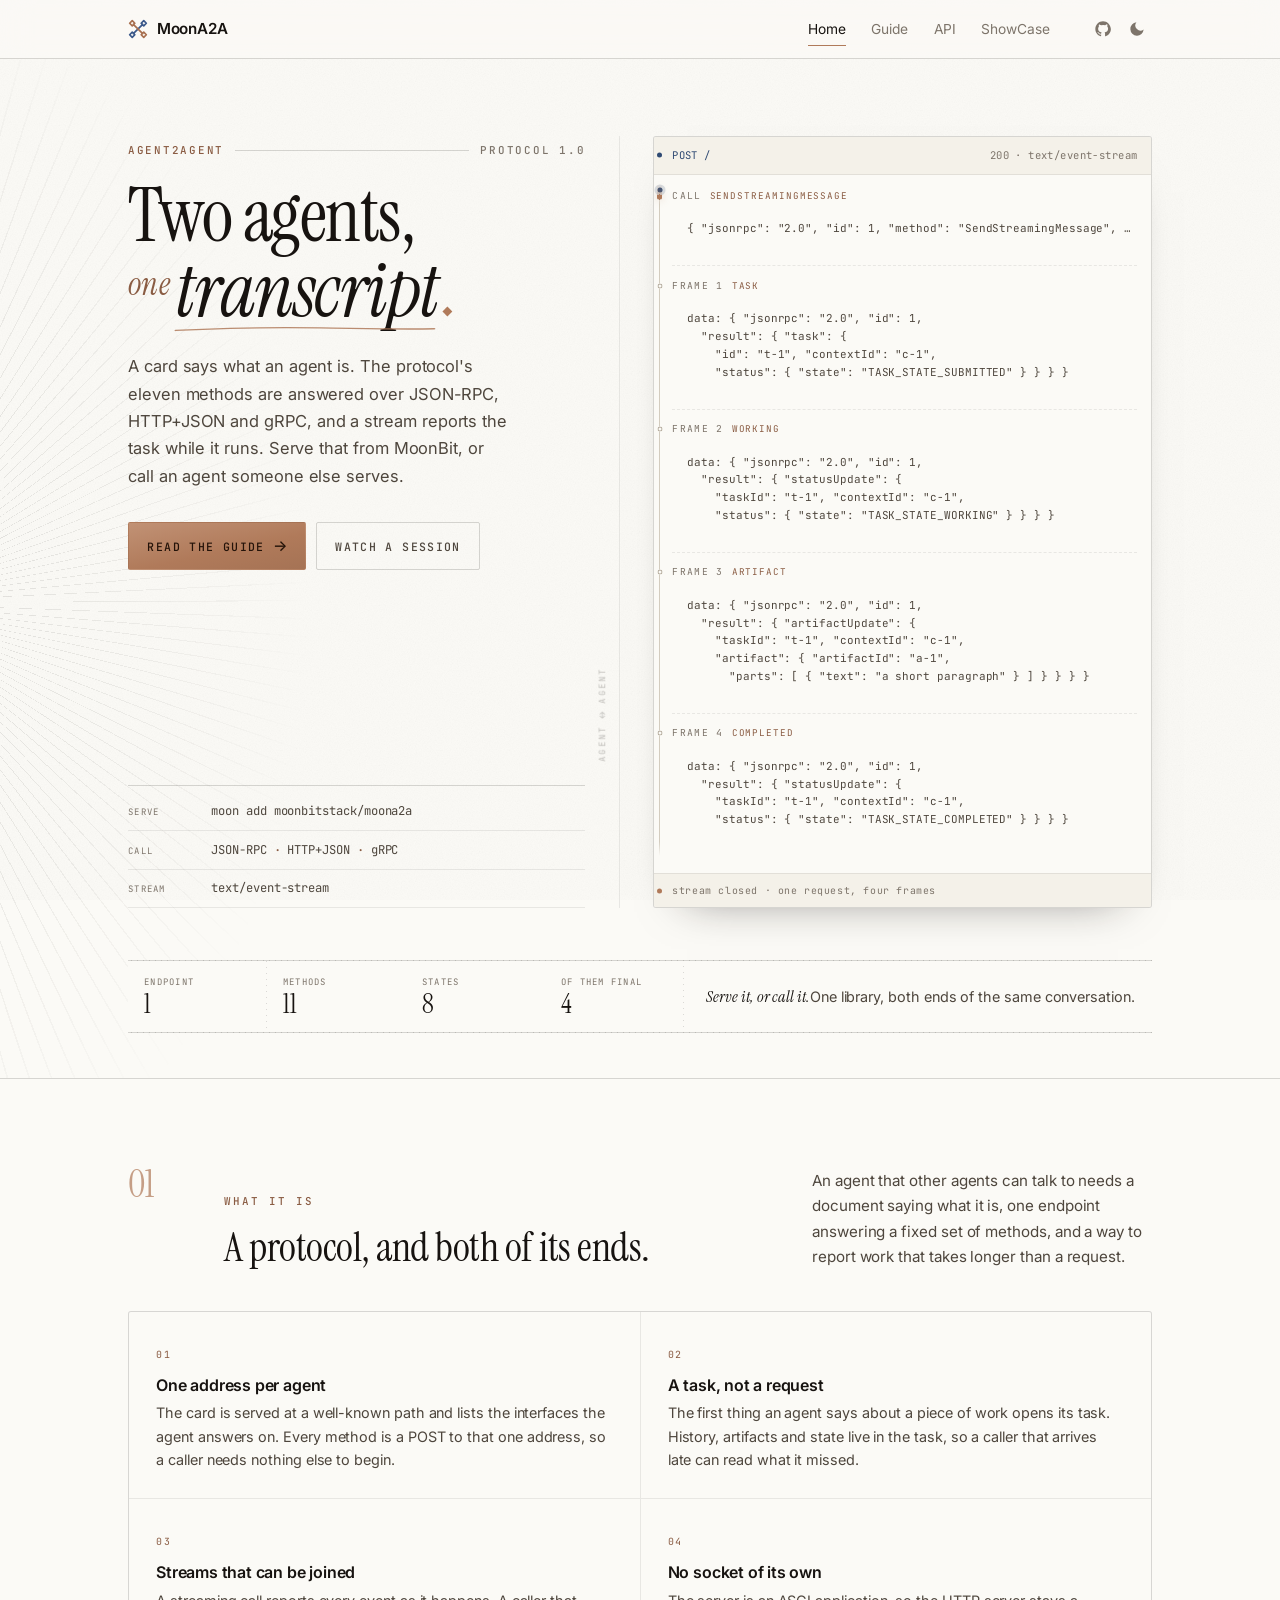
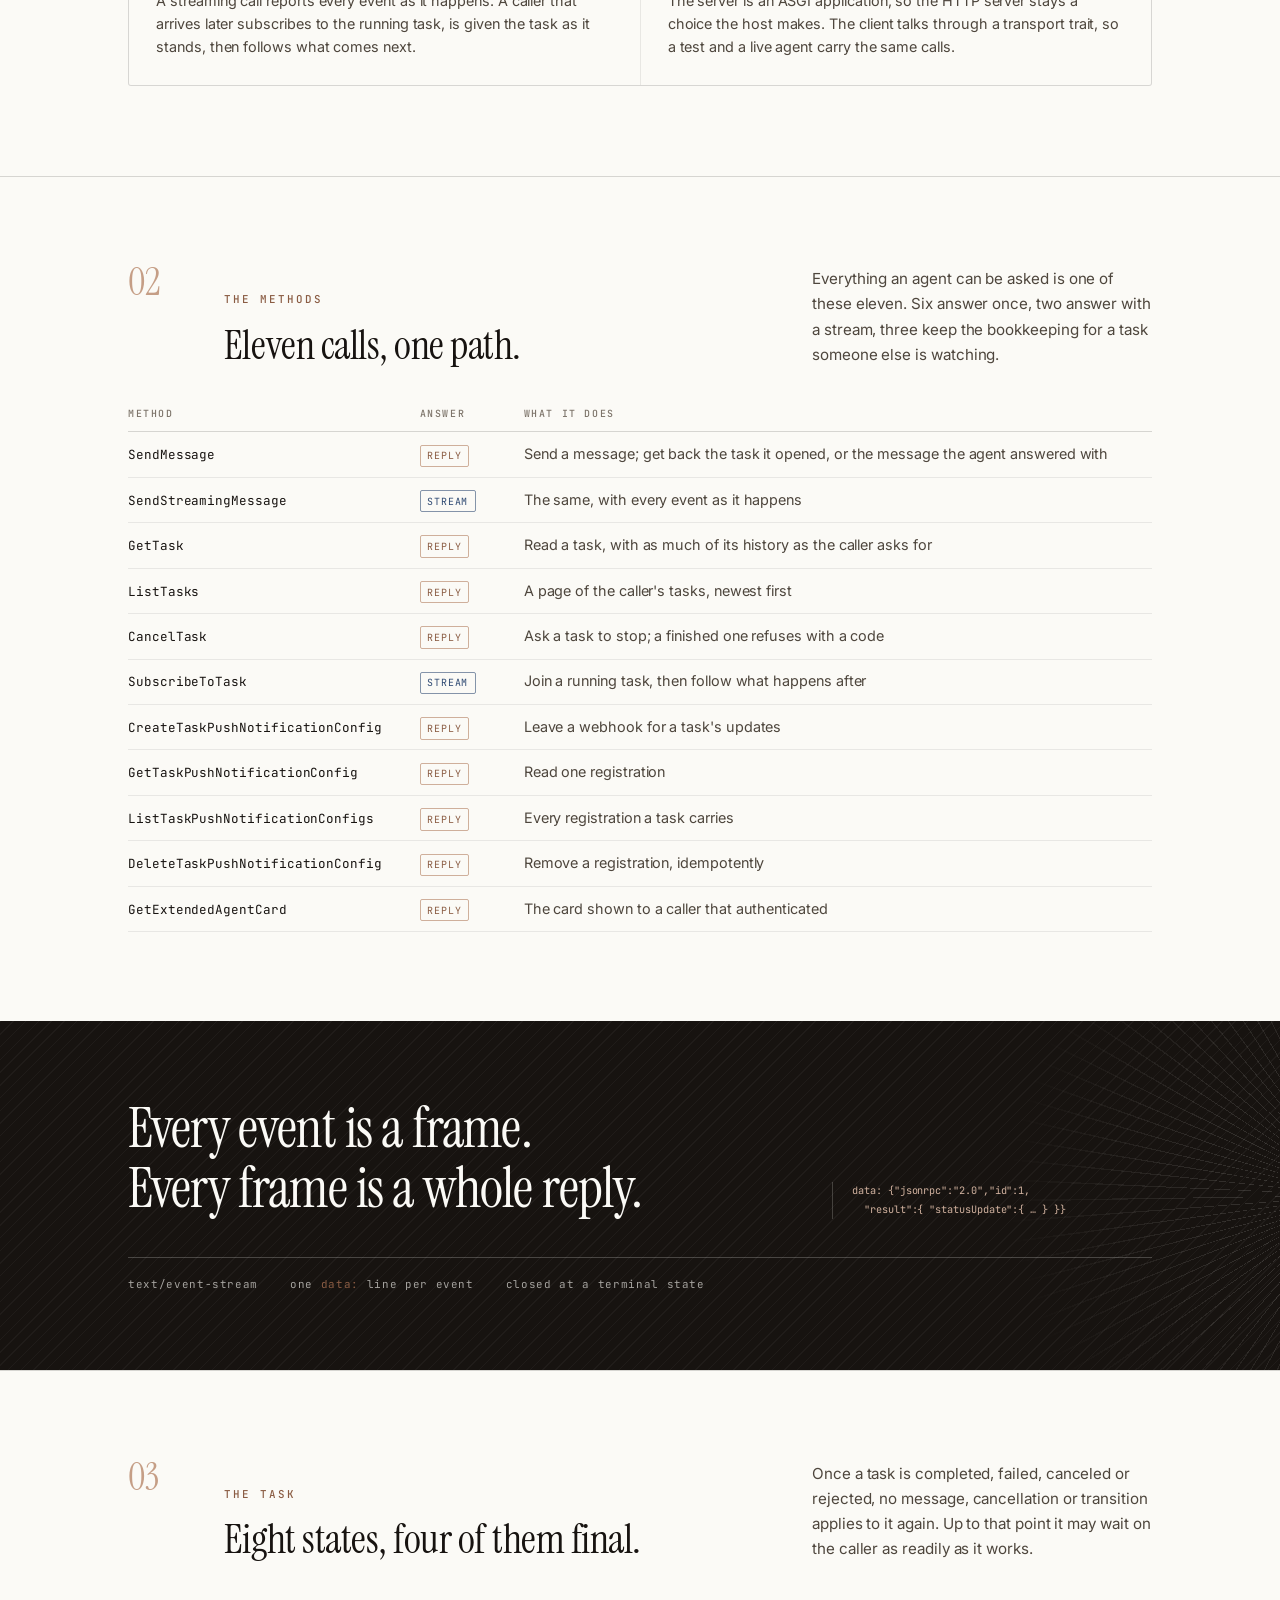
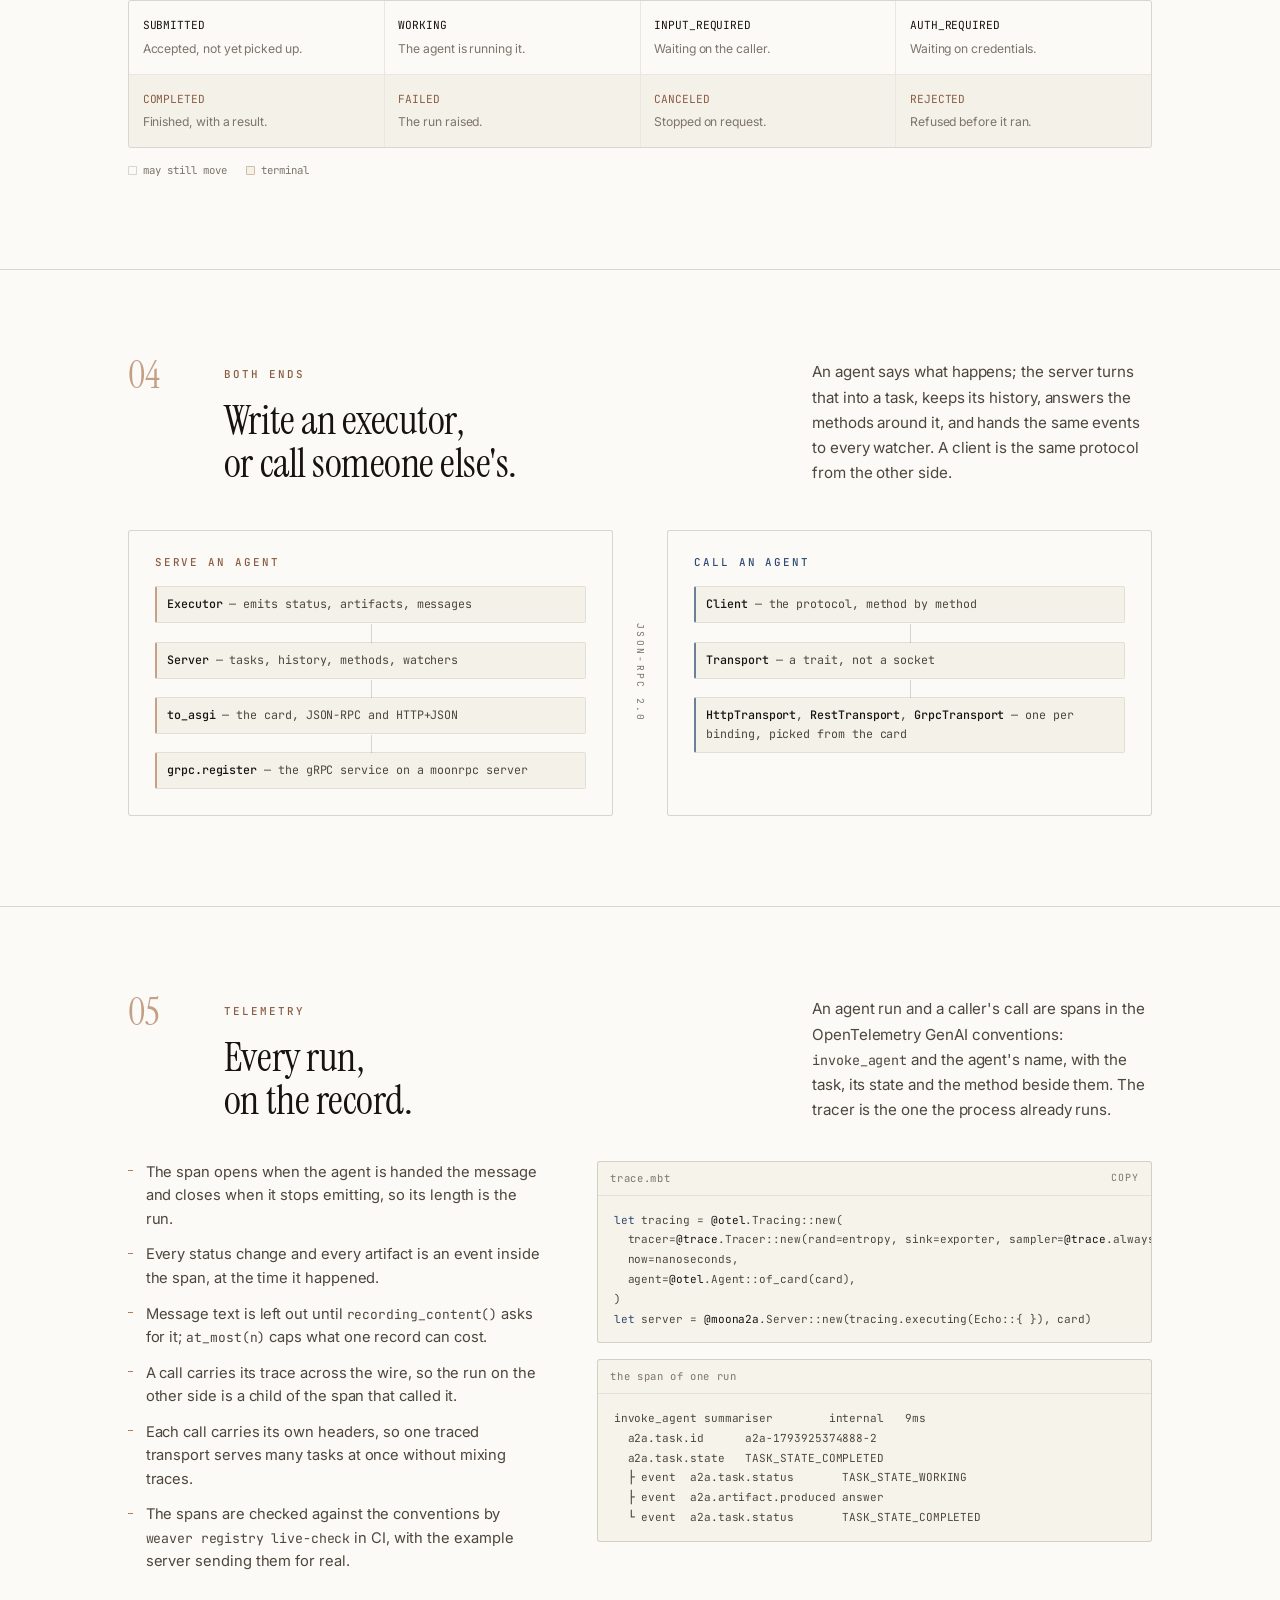
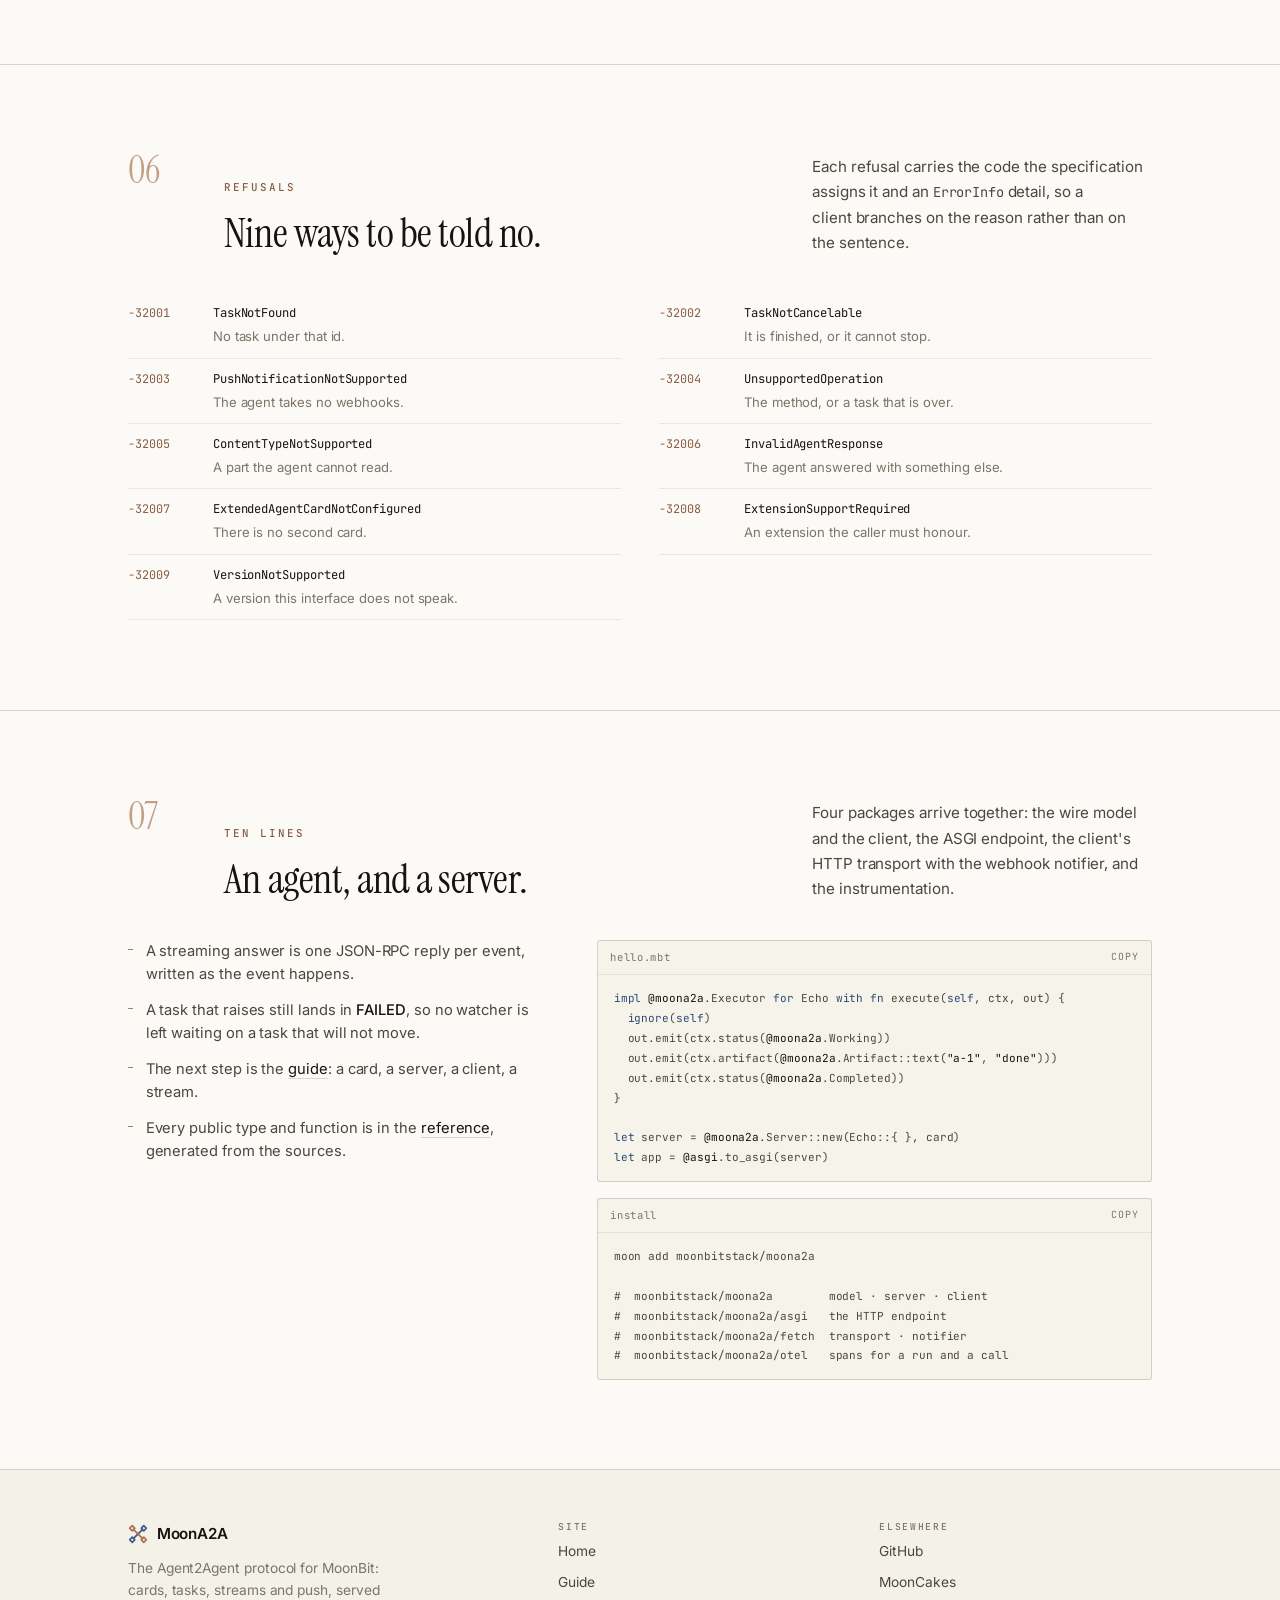
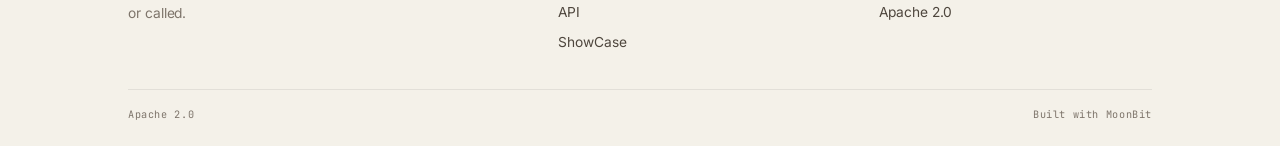
<file: docs/index.html>
<!DOCTYPE html>
<html lang="en">
<head>
<meta charset="utf-8">
<meta name="viewport" content="width=device-width, initial-scale=1">
<title>MoonA2A — the Agent2Agent protocol for MoonBit</title>
<meta name="description" content="MoonA2A is the Agent2Agent protocol in MoonBit: an agent card, the protocol's methods over JSON-RPC, HTTP+JSON and gRPC, tasks that stream, push notifications, and a client for calling an agent someone else runs.">
<meta name="theme-color" content="#fbfaf6">
<script>try{var e=document.documentElement,n=performance.getEntriesByType("navigation")[0];if(n&&n.type==="reload")sessionStorage.removeItem("moona2a-theme");else{var t=sessionStorage.getItem("moona2a-theme");if(t)e.setAttribute("data-theme",t)}}catch(r){}</script>
<link rel="icon" href="data:image/svg+xml,%3Csvg%20xmlns='http://www.w3.org/2000/svg'%20viewBox='0%200%2024%2024'%3E%3Crect%20width='24'%20height='24'%20fill='%23fbfaf6'/%3E%3Cg%20fill='none'%20stroke-width='2.05'%20stroke-linecap='round'%20stroke-linejoin='round'%3E%3Cpath%20d='M6.37%2017.63%2017.63%206.37M7.69%2018.39%205.10%2015.80%202.00%2018.90%205.10%2022.00%208.20%2018.90%205.61%2016.31M16.31%205.61%2018.90%208.20%2022.00%205.10%2018.90%202.00%2015.80%205.10%2018.39%207.69'%20stroke='%232f4a73'/%3E%3Cpath%20d='M6.37%206.37%2017.63%2017.63M5.61%207.69%208.20%205.10%205.10%202.00%202.00%205.10%205.10%208.20%207.69%205.61M18.39%2016.31%2015.80%2018.90%2018.90%2022.00%2022.00%2018.90%2018.90%2015.80%2016.31%2018.39'%20stroke='%23a86f4f'/%3E%3C/g%3E%3C/svg%3E">
<link rel="preconnect" href="https://fonts.googleapis.com">
<link rel="preconnect" href="https://fonts.gstatic.com" crossorigin>
<link href="https://fonts.googleapis.com/css2?family=Inter:wght@400;500;600&family=Instrument+Serif:ital@0;1&family=JetBrains+Mono:wght@400;500&display=swap" rel="stylesheet">
<link rel="stylesheet" href="assets/site.css">
<script src="assets/site.js" defer></script>
</head>
<body id="top">
<a class="skip" href="#main">Skip to content</a>

<header class="topbar">
  <div class="wrap bar">
    <a class="brand" href="index.html">
      <svg class="mark" viewBox="0 0 24 24" aria-hidden="true"><path class="m-b" d="M6.37 17.63 17.63 6.37M7.69 18.39 5.10 15.80 2.00 18.90 5.10 22.00 8.20 18.90 5.61 16.31M16.31 5.61 18.90 8.20 22.00 5.10 18.90 2.00 15.80 5.10 18.39 7.69"/><path class="m-a" d="M6.37 6.37 17.63 17.63M5.61 7.69 8.20 5.10 5.10 2.00 2.00 5.10 5.10 8.20 7.69 5.61M18.39 16.31 15.80 18.90 18.90 22.00 22.00 18.90 18.90 15.80 16.31 18.39"/></svg>
      <span>MoonA2A</span>
    </a>
    <nav class="mainnav" aria-label="Primary">
      <a href="index.html" aria-current="page">Home</a>
      <a href="guide.html">Guide</a>
      <a href="api.html">API</a>
      <a href="showcase.html">ShowCase</a>
    </nav>
    <div class="tools">
      <a class="icon-btn tip" href="https://github.com/moonbitstack/moona2a" target="_blank" rel="noopener" aria-label="GitHub repository" data-tip="Source">
        <svg viewBox="0 0 24 24" fill="currentColor" aria-hidden="true"><path d="M12 .5C5.7.5.5 5.7.5 12c0 5.1 3.3 9.4 7.9 10.9.6.1.8-.3.8-.6v-2c-3.2.7-3.9-1.4-3.9-1.4-.5-1.3-1.3-1.7-1.3-1.7-1.1-.7.1-.7.1-.7 1.2.1 1.8 1.2 1.8 1.2 1 1.8 2.7 1.3 3.4 1 .1-.8.4-1.3.7-1.6-2.6-.3-5.3-1.3-5.3-5.7 0-1.3.5-2.3 1.2-3.1-.1-.3-.5-1.5.1-3.1 0 0 1-.3 3.3 1.2a11.5 11.5 0 0 1 6 0C17.3 4.7 18.3 5 18.3 5c.6 1.6.2 2.8.1 3.1.8.8 1.2 1.8 1.2 3.1 0 4.4-2.7 5.4-5.3 5.7.4.4.8 1.1.8 2.2v3.3c0 .3.2.7.8.6 4.6-1.5 7.9-5.8 7.9-10.9C23.5 5.7 18.3.5 12 .5z"/></svg>
      </a>
      <button class="icon-btn theme-toggle tip" type="button" aria-label="Switch to dark" data-tip="Dark">
        <svg class="sun" viewBox="0 0 24 24" fill="none" stroke="currentColor" stroke-width="1.6" stroke-linecap="round" aria-hidden="true"><circle cx="12" cy="12" r="4.6"/><path d="M12 2.2v2.2M12 19.6v2.2M2.2 12h2.2M19.6 12h2.2M5.1 5.1l1.6 1.6M17.3 17.3l1.6 1.6M18.9 5.1l-1.6 1.6M6.7 17.3l-1.6 1.6"/></svg>
        <svg class="moon" viewBox="0 0 24 24" fill="currentColor" aria-hidden="true"><path d="M22 12.88A10 10 0 1 1 11.12 2a7.78 7.78 0 0 0 10.88 10.88z"/></svg>
      </button>
    </div>
  </div>
</header>

<main id="main">

<section class="hero">
  <div class="ara" aria-hidden="true"></div>
  <div class="wrap">
    <div class="hero-grid">
      <div class="hero-copy">
        <div class="hero-kicker">
          <span class="eyebrow">Agent2Agent</span>
          <span class="k-rule" aria-hidden="true"></span>
          <span class="eyebrow dim">Protocol 1.0</span>
        </div>

        <h1 class="hero-title">
          <span class="hl">Two agents,</span>
          <span class="hl"><span class="one">one</span><span class="word">transcript<svg class="strike" viewBox="0 0 200 12" preserveAspectRatio="none" aria-hidden="true"><path d="M2 8.6C36 5.4 74 4.1 112 5.1c31 0.8 60 2.4 86 1.2"/></svg></span><span class="stop" aria-hidden="true"></span></span>
        </h1>

        <p class="lede">A card says what an agent is. The protocol's eleven methods are answered over JSON-RPC, HTTP+JSON and gRPC, and a stream reports the task while it runs. Serve that from MoonBit, or call an agent someone else serves.</p>
        <div class="actions">
          <a class="btn" href="guide.html">Read the guide <span class="arrow">→</span></a>
          <a class="btn ghost" href="showcase.html">Watch a session</a>
        </div>
        <dl class="docket">
          <div class="d-row"><dt>serve</dt><dd>moon add moonbitstack/moona2a</dd></div>
          <div class="d-row"><dt>call</dt><dd>JSON-RPC <span class="sep">·</span> HTTP+JSON <span class="sep">·</span> gRPC</dd></div>
          <div class="d-row"><dt>stream</dt><dd>text/event-stream</dd></div>
        </dl>
      </div>

      <div class="transcript" aria-label="A streaming call and the frames it answers with">
        <div class="t-head">
          <span class="dot"></span>
          <span class="t-method">POST /</span>
          <span class="t-status">200 · text/event-stream</span>
        </div>
        <div class="t-body">
          <div class="t-frame">
            <div class="f-label">call <span class="f-state">SendStreamingMessage</span></div>
<pre>{ "jsonrpc": "2.0", "id": 1, "method": "SendStreamingMessage", … }</pre>
          </div>
          <div class="t-frame">
            <div class="f-label">frame 1 <span class="f-state">task</span></div>
<pre>data: { "jsonrpc": "2.0", "id": 1,
  "result": { "task": {
    "id": "t-1", "contextId": "c-1",
    "status": { "state": "TASK_STATE_SUBMITTED" } } } }</pre>
          </div>
          <div class="t-frame">
            <div class="f-label">frame 2 <span class="f-state">working</span></div>
<pre>data: { "jsonrpc": "2.0", "id": 1,
  "result": { "statusUpdate": {
    "taskId": "t-1", "contextId": "c-1",
    "status": { "state": "TASK_STATE_WORKING" } } } }</pre>
          </div>
          <div class="t-frame">
            <div class="f-label">frame 3 <span class="f-state">artifact</span></div>
<pre>data: { "jsonrpc": "2.0", "id": 1,
  "result": { "artifactUpdate": {
    "taskId": "t-1", "contextId": "c-1",
    "artifact": { "artifactId": "a-1",
      "parts": [ { "text": "a short paragraph" } ] } } } }</pre>
          </div>
          <div class="t-frame">
            <div class="f-label">frame 4 <span class="f-state">completed</span></div>
<pre>data: { "jsonrpc": "2.0", "id": 1,
  "result": { "statusUpdate": {
    "taskId": "t-1", "contextId": "c-1",
    "status": { "state": "TASK_STATE_COMPLETED" } } } }</pre>
          </div>
        </div>
        <div class="t-foot"><span class="dot"></span>stream closed · one request, four frames</div>
      </div>
    </div>

    <div class="hero-foot">
      <div class="hf-cell"><span>endpoint</span><b>1</b></div>
      <div class="hf-cell"><span>methods</span><b>11</b></div>
      <div class="hf-cell"><span>states</span><b>8</b></div>
      <div class="hf-cell"><span>of them final</span><b>4</b></div>
      <p class="hf-note"><em>Serve it, or call it.</em> One library, both ends of the same conversation.</p>
    </div>
  </div>
</section>

<section class="section" id="capabilities">
  <div class="wrap">
    <div class="section-head">
      <span class="num">01</span>
      <div class="head-text">
        <span class="kicker">What it is</span>
        <h2>A protocol, and both of its ends.</h2>
      </div>
      <p>An agent that other agents can talk to needs a document saying what it is, one endpoint answering a fixed set of methods, and a way to report work that takes longer than a request.</p>
    </div>

    <div class="cards">
      <article class="card">
        <span class="num">01</span>
        <h3>One address per agent</h3>
        <p>The card is served at a well-known path and lists the interfaces the agent answers on. Every method is a POST to that one address, so a caller needs nothing else to begin.</p>
      </article>
      <article class="card">
        <span class="num">02</span>
        <h3>A task, not a request</h3>
        <p>The first thing an agent says about a piece of work opens its task. History, artifacts and state live in the task, so a caller that arrives late can read what it missed.</p>
      </article>
      <article class="card">
        <span class="num">03</span>
        <h3>Streams that can be joined</h3>
        <p>A streaming call reports every event as it happens. A caller that arrives later subscribes to the running task, is given the task as it stands, then follows what comes next.</p>
      </article>
      <article class="card">
        <span class="num">04</span>
        <h3>No socket of its own</h3>
        <p>The server is an ASGI application, so the HTTP server stays a choice the host makes. The client talks through a transport trait, so a test and a live agent carry the same calls.</p>
      </article>
    </div>
  </div>
</section>

<section class="section" id="methods">
  <div class="wrap">
    <div class="section-head">
      <span class="num">02</span>
      <div class="head-text">
        <span class="kicker">The methods</span>
        <h2>Eleven calls, one path.</h2>
      </div>
      <p>Everything an agent can be asked is one of these eleven. Six answer once, two answer with a stream, three keep the bookkeeping for a task someone else is watching.</p>
    </div>

    <table class="methods">
      <thead>
        <tr><th scope="col">Method</th><th scope="col">Answer</th><th scope="col">What it does</th></tr>
      </thead>
      <tbody>
        <tr><td>SendMessage</td><td><span class="chip">reply</span></td><td>Send a message; get back the task it opened, or the message the agent answered with</td></tr>
        <tr><td>SendStreamingMessage</td><td><span class="chip stream">stream</span></td><td>The same, with every event as it happens</td></tr>
        <tr><td>GetTask</td><td><span class="chip">reply</span></td><td>Read a task, with as much of its history as the caller asks for</td></tr>
        <tr><td>ListTasks</td><td><span class="chip">reply</span></td><td>A page of the caller's tasks, newest first</td></tr>
        <tr><td>CancelTask</td><td><span class="chip">reply</span></td><td>Ask a task to stop; a finished one refuses with a code</td></tr>
        <tr><td>SubscribeToTask</td><td><span class="chip stream">stream</span></td><td>Join a running task, then follow what happens after</td></tr>
        <tr><td>CreateTaskPushNotificationConfig</td><td><span class="chip">reply</span></td><td>Leave a webhook for a task's updates</td></tr>
        <tr><td>GetTaskPushNotificationConfig</td><td><span class="chip">reply</span></td><td>Read one registration</td></tr>
        <tr><td>ListTaskPushNotificationConfigs</td><td><span class="chip">reply</span></td><td>Every registration a task carries</td></tr>
        <tr><td>DeleteTaskPushNotificationConfig</td><td><span class="chip">reply</span></td><td>Remove a registration, idempotently</td></tr>
        <tr><td>GetExtendedAgentCard</td><td><span class="chip">reply</span></td><td>The card shown to a caller that authenticated</td></tr>
      </tbody>
    </table>
  </div>
</section>

<section class="band">
  <div class="wrap">
    <p class="band-line">Every event is a frame.<br>Every frame is a whole reply.</p>
    <div class="band-side" aria-hidden="true">
      <code>data: {"jsonrpc":"2.0","id":1,</code>
      <code>&nbsp;&nbsp;"result":{ "statusUpdate":{ … } }}</code>
    </div>
    <div class="band-note">
      <span>text/event-stream</span>
      <span>one <code>data:</code> line per event</span>
      <span>closed at a terminal state</span>
    </div>
  </div>
</section>

<section class="section" id="task">
  <div class="wrap">
    <div class="section-head">
      <span class="num">03</span>
      <div class="head-text">
        <span class="kicker">The task</span>
        <h2>Eight states, four of them final.</h2>
      </div>
      <p>Once a task is completed, failed, canceled or rejected, no message, cancellation or transition applies to it again. Up to that point it may wait on the caller as readily as it works.</p>
    </div>

    <div class="cycle">
      <div class="state-cell"><code>SUBMITTED</code><span>Accepted, not yet picked up.</span></div>
      <div class="state-cell"><code>WORKING</code><span>The agent is running it.</span></div>
      <div class="state-cell"><code>INPUT_REQUIRED</code><span>Waiting on the caller.</span></div>
      <div class="state-cell"><code>AUTH_REQUIRED</code><span>Waiting on credentials.</span></div>
      <div class="state-cell is-final"><code>COMPLETED</code><span>Finished, with a result.</span></div>
      <div class="state-cell is-final"><code>FAILED</code><span>The run raised.</span></div>
      <div class="state-cell is-final"><code>CANCELED</code><span>Stopped on request.</span></div>
      <div class="state-cell is-final"><code>REJECTED</code><span>Refused before it ran.</span></div>
    </div>
    <div class="cycle-key">
      <span class="open"><i></i>may still move</span>
      <span class="final"><i></i>terminal</span>
    </div>
  </div>
</section>

<section class="section" id="directions">
  <div class="wrap">
    <div class="section-head">
      <span class="num">04</span>
      <div class="head-text">
        <span class="kicker">Both ends</span>
        <h2>Write an executor,<br>or call someone else's.</h2>
      </div>
      <p>An agent says what happens; the server turns that into a task, keeps its history, answers the methods around it, and hands the same events to every watcher. A client is the same protocol from the other side.</p>
    </div>

    <div class="duo">
      <div class="duo-side">
        <h3>Serve an agent</h3>
        <ul class="duo-stack">
          <li><b>Executor</b> — emits status, artifacts, messages</li>
          <li><b>Server</b> — tasks, history, methods, watchers</li>
          <li><b>to_asgi</b> — the card, JSON-RPC and HTTP+JSON</li>
          <li><b>grpc.register</b> — the gRPC service on a moonrpc server</li>
        </ul>
      </div>
      <div class="duo-mid"><span>json-rpc 2.0</span></div>
      <div class="duo-side client">
        <h3>Call an agent</h3>
        <ul class="duo-stack">
          <li><b>Client</b> — the protocol, method by method</li>
          <li><b>Transport</b> — a trait, not a socket</li>
          <li><b>HttpTransport</b>, <b>RestTransport</b>, <b>GrpcTransport</b> — one per binding, picked from the card</li>
        </ul>
      </div>
    </div>
  </div>
</section>

<section class="section" id="telemetry">
  <div class="wrap">
    <div class="section-head">
      <span class="num">05</span>
      <div class="head-text">
        <span class="kicker">Telemetry</span>
        <h2>Every run,<br>on the record.</h2>
      </div>
      <p>An agent run and a caller's call are spans in the OpenTelemetry GenAI conventions: <code>invoke_agent</code> and the agent's name, with the task, its state and the method beside them. The tracer is the one the process already runs.</p>
    </div>

    <div class="split">
      <div>
        <ul class="notes">
          <li><span>The span opens when the agent is handed the message and closes when it stops emitting, so its length is the run.</span></li>
          <li><span>Every status change and every artifact is an event inside the span, at the time it happened.</span></li>
          <li><span>Message text is left out until <code>recording_content()</code> asks for it; <code>at_most(n)</code> caps what one record can cost.</span></li>
          <li><span>A call carries its trace across the wire, so the run on the other side is a child of the span that called it.</span></li>
          <li><span>Each call carries its own headers, so one traced transport serves many tasks at once without mixing traces.</span></li>
          <li><span>The spans are checked against the conventions by <span class="mono">weaver registry live-check</span> in CI, with the example server sending them for real.</span></li>
        </ul>
      </div>
      <div>
        <div class="code-block" data-copy>
          <div class="cap">trace.mbt</div>
<pre data-lang="moonbit"><code>let tracing = @otel.Tracing::new(
  tracer=@trace.Tracer::new(rand=entropy, sink=exporter, sampler=@trace.always),
  now=nanoseconds,
  agent=@otel.Agent::of_card(card),
)
let server = @moona2a.Server::new(tracing.executing(Echo::{ }), card)</code></pre>
        </div>
        <div class="code-block">
          <div class="cap">the span of one run</div>
<!-- nocheck -->
<pre><code>invoke_agent summariser        internal   9ms
  a2a.task.id      a2a-1793925374888-2
  a2a.task.state   TASK_STATE_COMPLETED
  ├ event  a2a.task.status       TASK_STATE_WORKING
  ├ event  a2a.artifact.produced answer
  └ event  a2a.task.status       TASK_STATE_COMPLETED</code></pre>
        </div>
      </div>
    </div>
  </div>
</section>

<section class="section" id="refusals">
  <div class="wrap">
    <div class="section-head">
      <span class="num">06</span>
      <div class="head-text">
        <span class="kicker">Refusals</span>
        <h2>Nine ways to be told no.</h2>
      </div>
      <p>Each refusal carries the code the specification assigns it and an <span class="mono">ErrorInfo</span> detail, so a client branches on the reason rather than on the sentence.</p>
    </div>

    <div class="refusals">
      <div class="refusal"><span class="code">-32001</span><span class="name">TaskNotFound</span><span class="means">No task under that id.</span></div>
      <div class="refusal"><span class="code">-32002</span><span class="name">TaskNotCancelable</span><span class="means">It is finished, or it cannot stop.</span></div>
      <div class="refusal"><span class="code">-32003</span><span class="name">PushNotificationNotSupported</span><span class="means">The agent takes no webhooks.</span></div>
      <div class="refusal"><span class="code">-32004</span><span class="name">UnsupportedOperation</span><span class="means">The method, or a task that is over.</span></div>
      <div class="refusal"><span class="code">-32005</span><span class="name">ContentTypeNotSupported</span><span class="means">A part the agent cannot read.</span></div>
      <div class="refusal"><span class="code">-32006</span><span class="name">InvalidAgentResponse</span><span class="means">The agent answered with something else.</span></div>
      <div class="refusal"><span class="code">-32007</span><span class="name">ExtendedAgentCardNotConfigured</span><span class="means">There is no second card.</span></div>
      <div class="refusal"><span class="code">-32008</span><span class="name">ExtensionSupportRequired</span><span class="means">An extension the caller must honour.</span></div>
      <div class="refusal"><span class="code">-32009</span><span class="name">VersionNotSupported</span><span class="means">A version this interface does not speak.</span></div>
    </div>
  </div>
</section>

<section class="section" id="install">
  <div class="wrap">
    <div class="section-head">
      <span class="num">07</span>
      <div class="head-text">
        <span class="kicker">Ten lines</span>
        <h2>An agent, and a server.</h2>
      </div>
      <p>Four packages arrive together: the wire model and the client, the ASGI endpoint, the client's HTTP transport with the webhook notifier, and the instrumentation.</p>
    </div>

    <div class="split">
      <div>
        <ul class="notes">
          <li><span>A streaming answer is one JSON-RPC reply per event, written as the event happens.</span></li>
          <li><span>A task that raises still lands in <b>FAILED</b>, so no watcher is left waiting on a task that will not move.</span></li>
          <li><span>The next step is the <a href="guide.html">guide</a>: a card, a server, a client, a stream.</span></li>
          <li><span>Every public type and function is in the <a href="api.html">reference</a>, generated from the sources.</span></li>
        </ul>
      </div>
      <div>
        <div class="code-block" data-copy>
          <div class="cap">hello.mbt</div>
<pre data-lang="moonbit"><code>impl @moona2a.Executor for Echo with fn execute(self, ctx, out) {
  ignore(self)
  out.emit(ctx.status(@moona2a.Working))
  out.emit(ctx.artifact(@moona2a.Artifact::text("a-1", "done")))
  out.emit(ctx.status(@moona2a.Completed))
}

let server = @moona2a.Server::new(Echo::{ }, card)
let app = @asgi.to_asgi(server)</code></pre>
        </div>
        <div class="code-block" data-copy>
          <div class="cap">install</div>
<pre><code>moon add moonbitstack/moona2a

#  moonbitstack/moona2a        model · server · client
#  moonbitstack/moona2a/asgi   the HTTP endpoint
#  moonbitstack/moona2a/fetch  transport · notifier
#  moonbitstack/moona2a/otel   spans for a run and a call</code></pre>
        </div>
      </div>
    </div>
  </div>
</section>

</main>

<footer class="foot">
  <div class="wrap">
    <div class="foot-main">
      <div class="foot-brand">
        <a class="brand" href="index.html">
          <svg class="mark" viewBox="0 0 24 24" aria-hidden="true"><path class="m-b" d="M6.37 17.63 17.63 6.37M7.69 18.39 5.10 15.80 2.00 18.90 5.10 22.00 8.20 18.90 5.61 16.31M16.31 5.61 18.90 8.20 22.00 5.10 18.90 2.00 15.80 5.10 18.39 7.69"/><path class="m-a" d="M6.37 6.37 17.63 17.63M5.61 7.69 8.20 5.10 5.10 2.00 2.00 5.10 5.10 8.20 7.69 5.61M18.39 16.31 15.80 18.90 18.90 22.00 22.00 18.90 18.90 15.80 16.31 18.39"/></svg>
          <span>MoonA2A</span>
        </a>
        <p class="tag">The Agent2Agent protocol for MoonBit: cards, tasks, streams and push, served or called.</p>
      </div>
      <div class="foot-col">
        <h4>Site</h4>
        <a href="index.html">Home</a>
        <a href="guide.html">Guide</a>
        <a href="api.html">API</a>
        <a href="showcase.html">ShowCase</a>
      </div>
      <div class="foot-col">
        <h4>Elsewhere</h4>
        <a href="https://github.com/moonbitstack/moona2a" target="_blank" rel="noopener">GitHub</a>
        <a href="https://mooncakes.io/docs/moonbitstack/moona2a" target="_blank" rel="noopener">MoonCakes</a>
        <a href="https://github.com/moonbitstack/moona2a/blob/master/LICENSE" target="_blank" rel="noopener">Apache 2.0</a>
      </div>
    </div>
    <div class="legal"><span>Apache 2.0</span><span>Built with MoonBit</span></div>
  </div>
</footer>
</body>
</html>
</file>
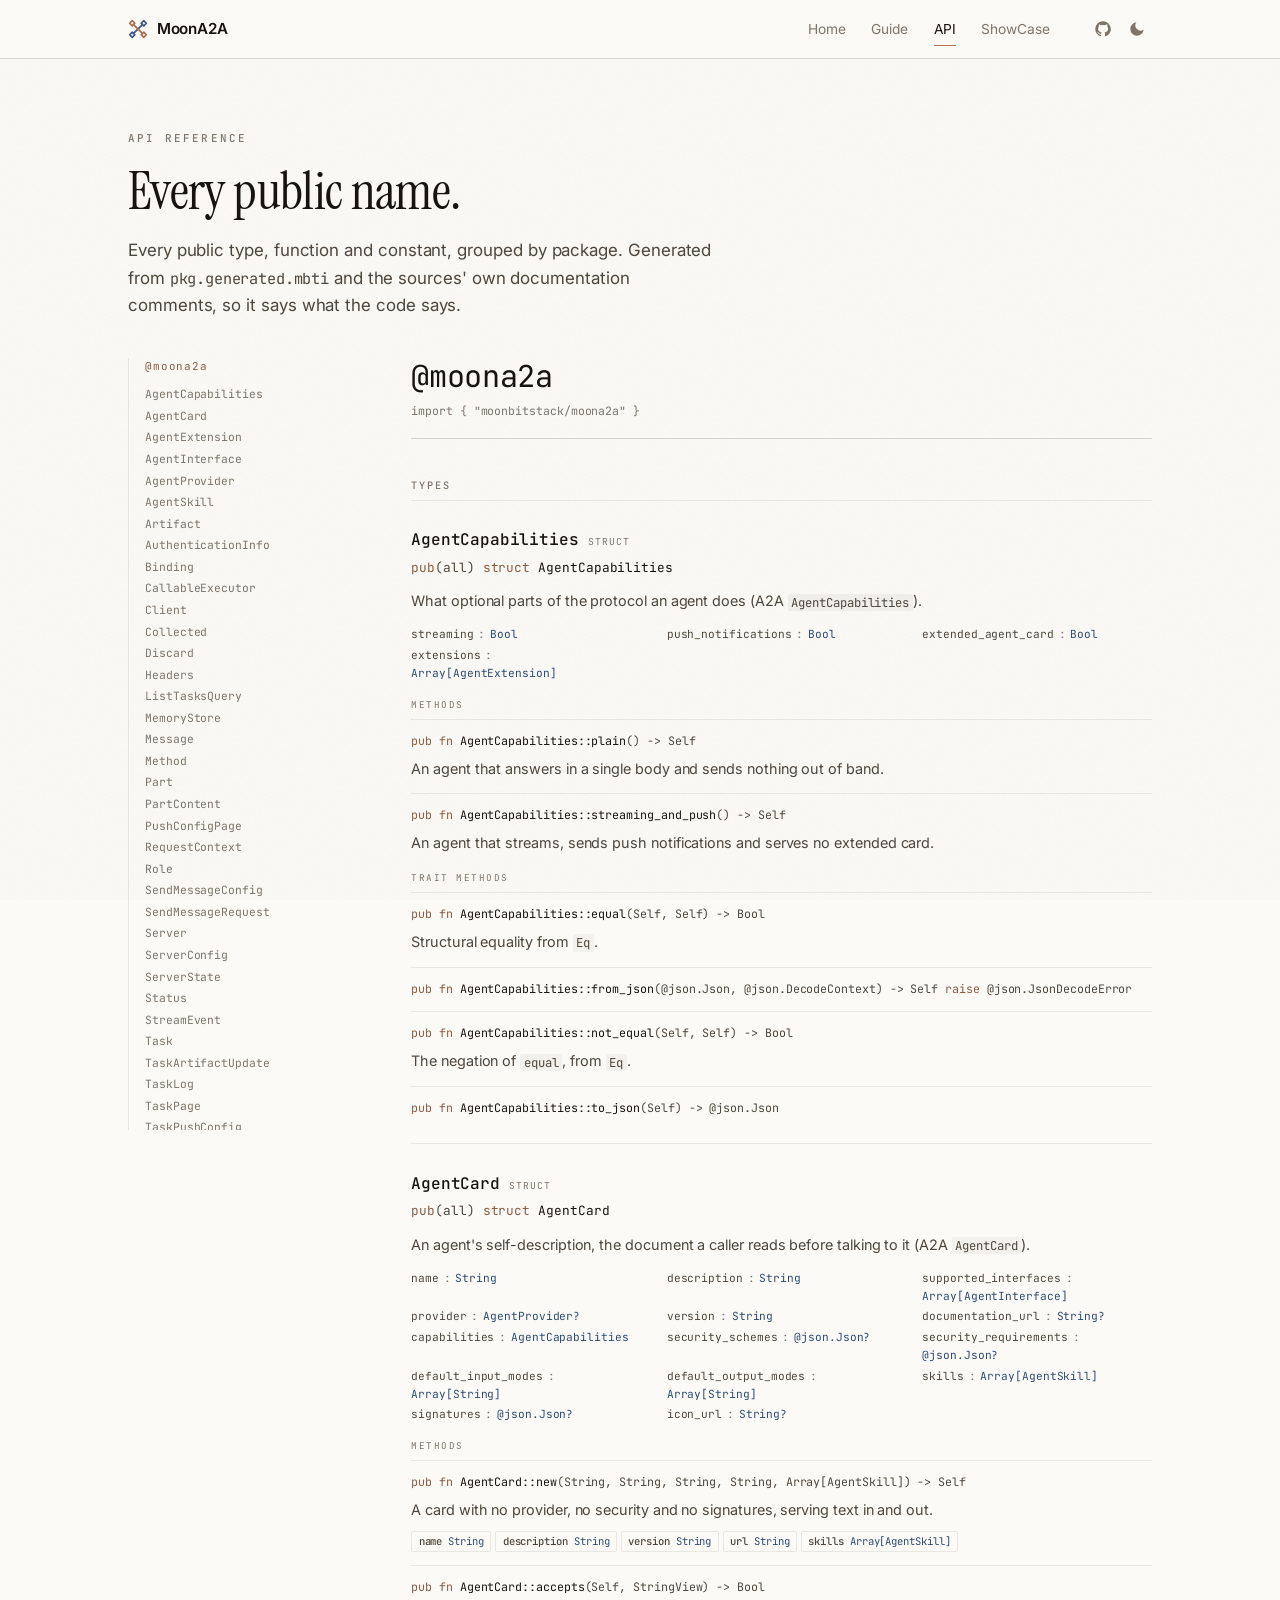
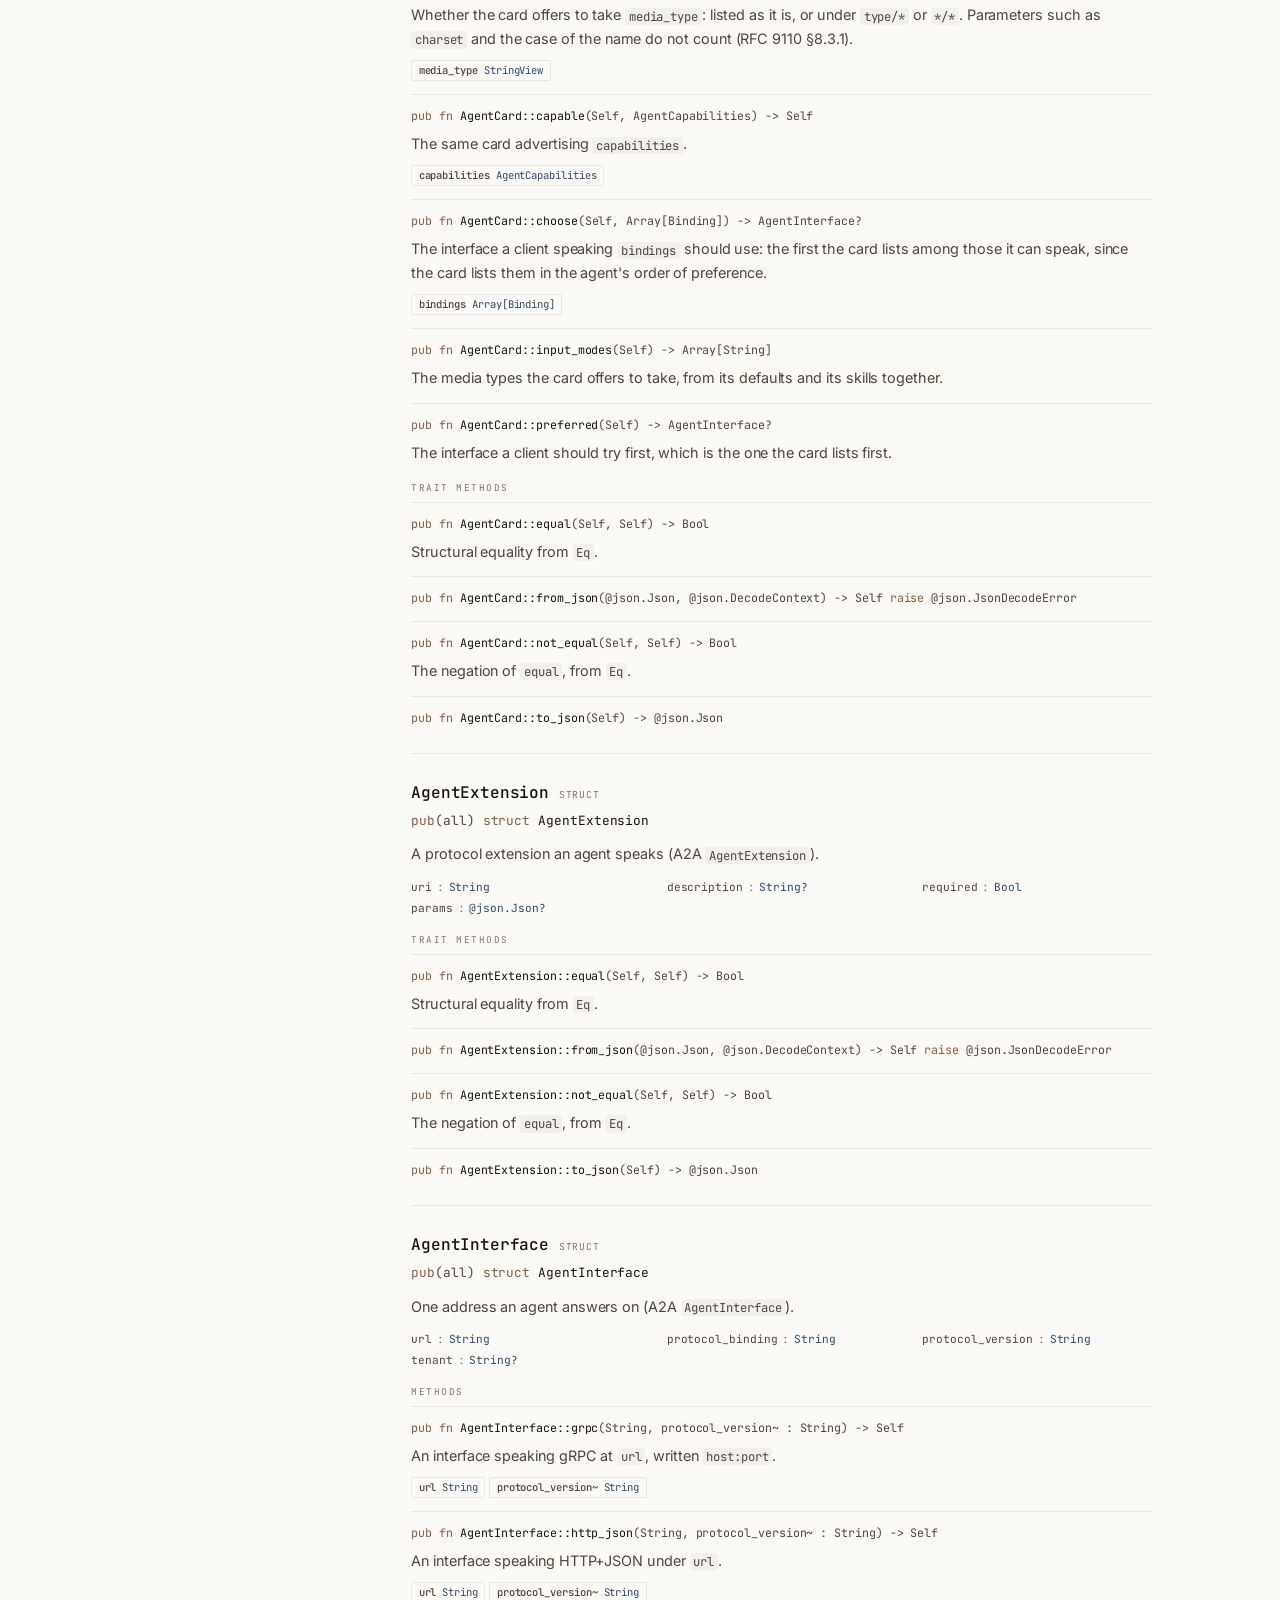
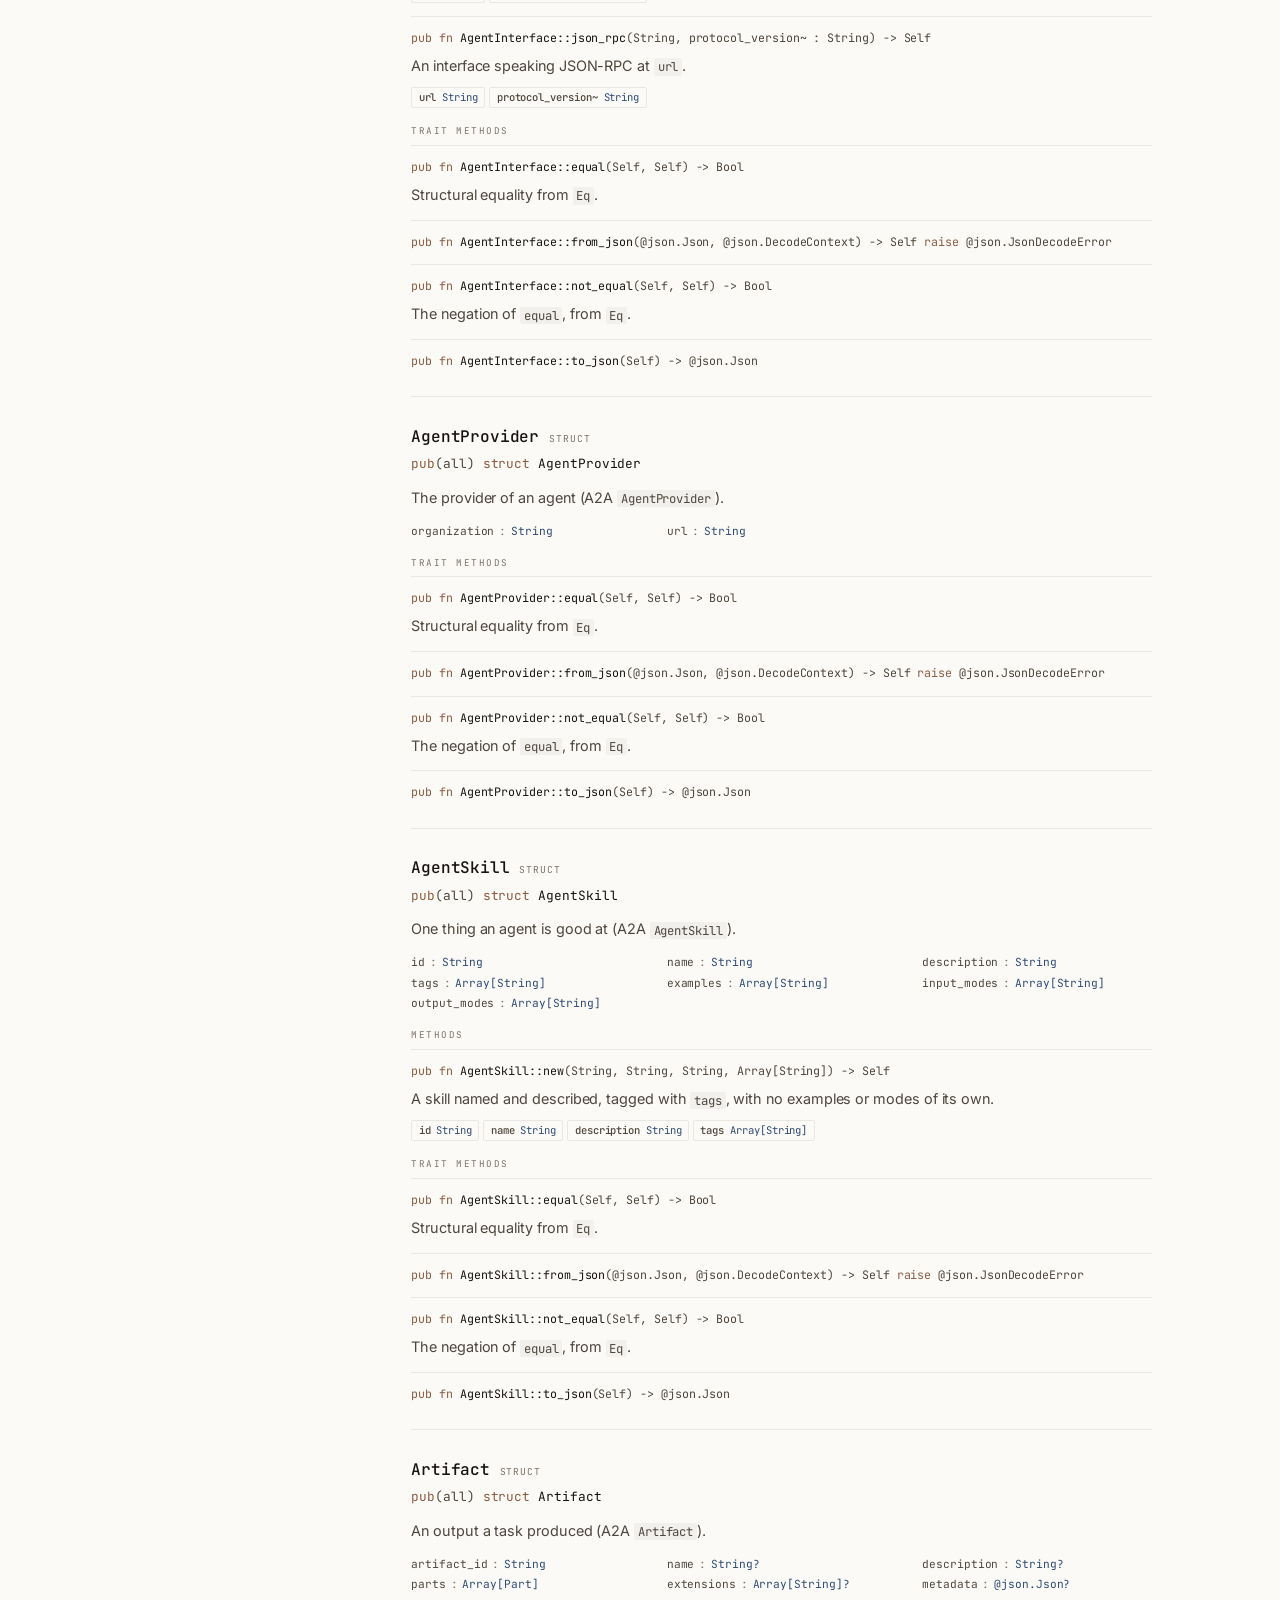
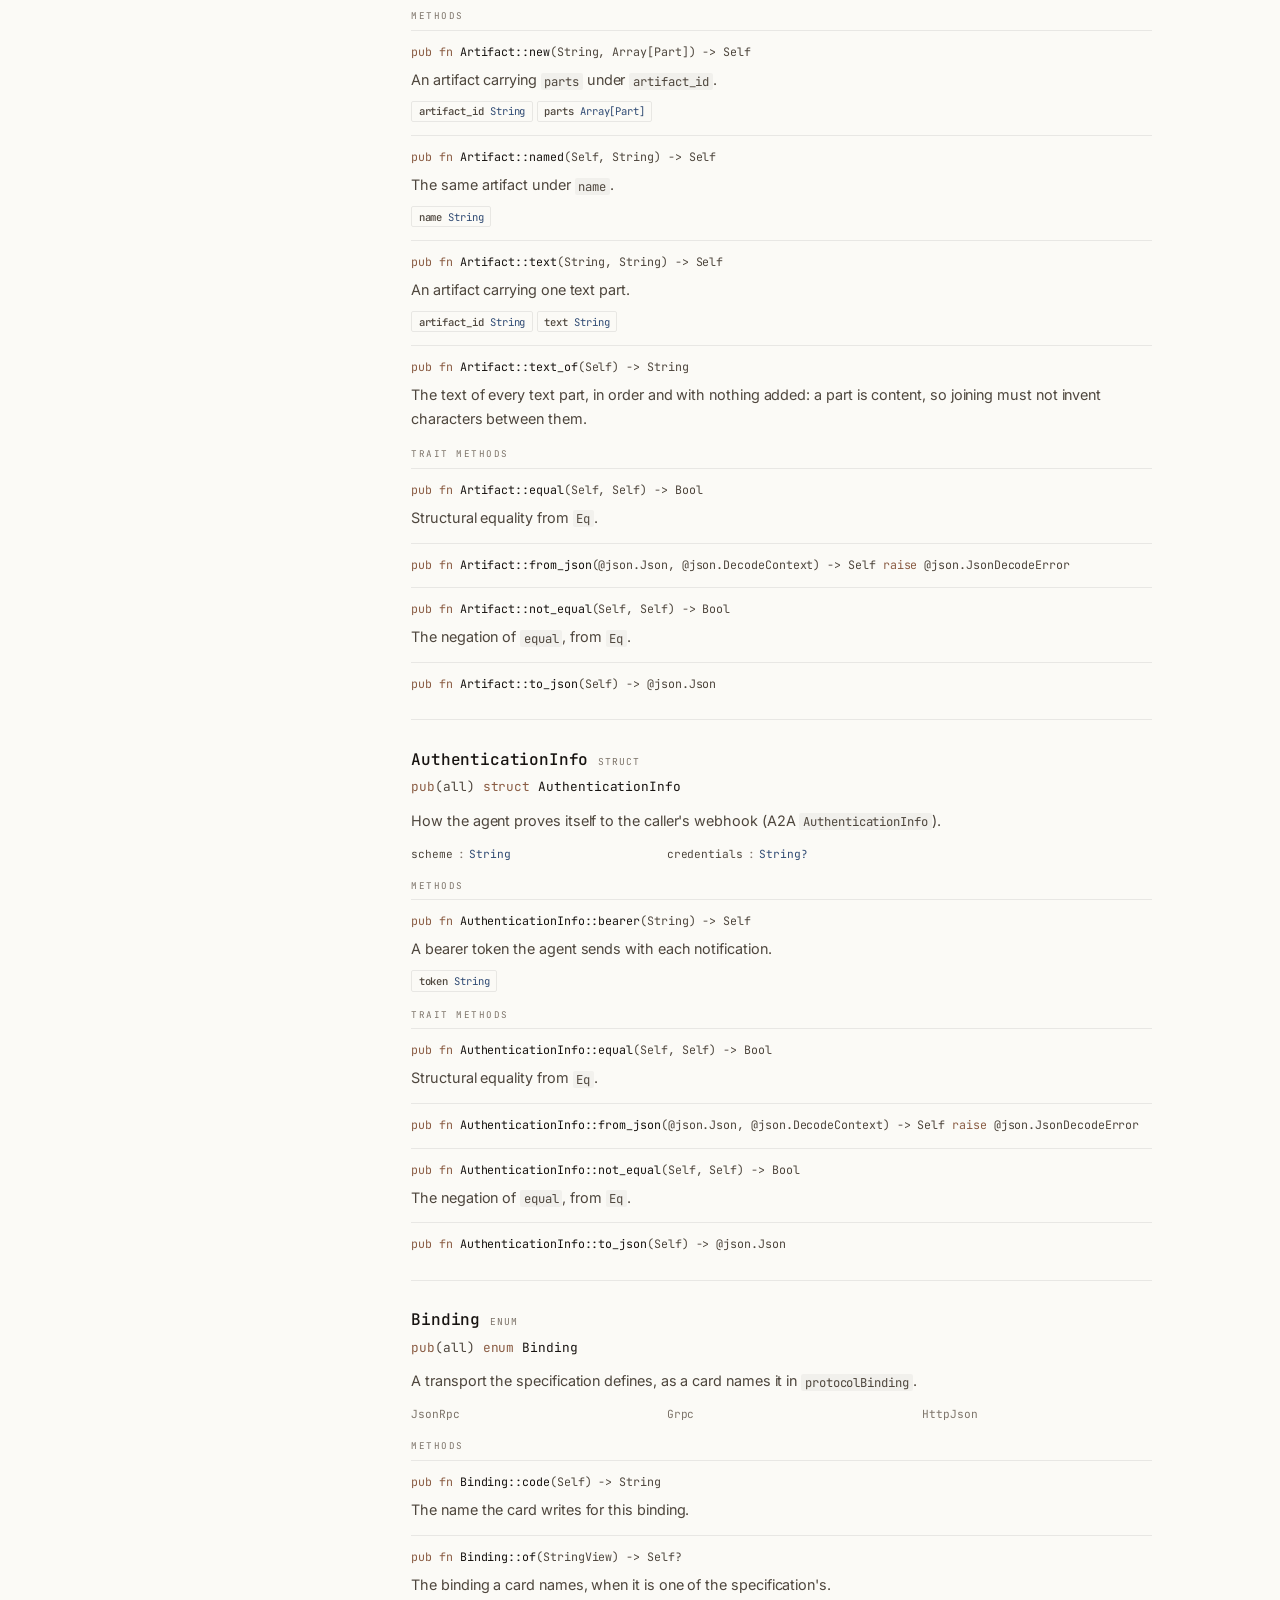
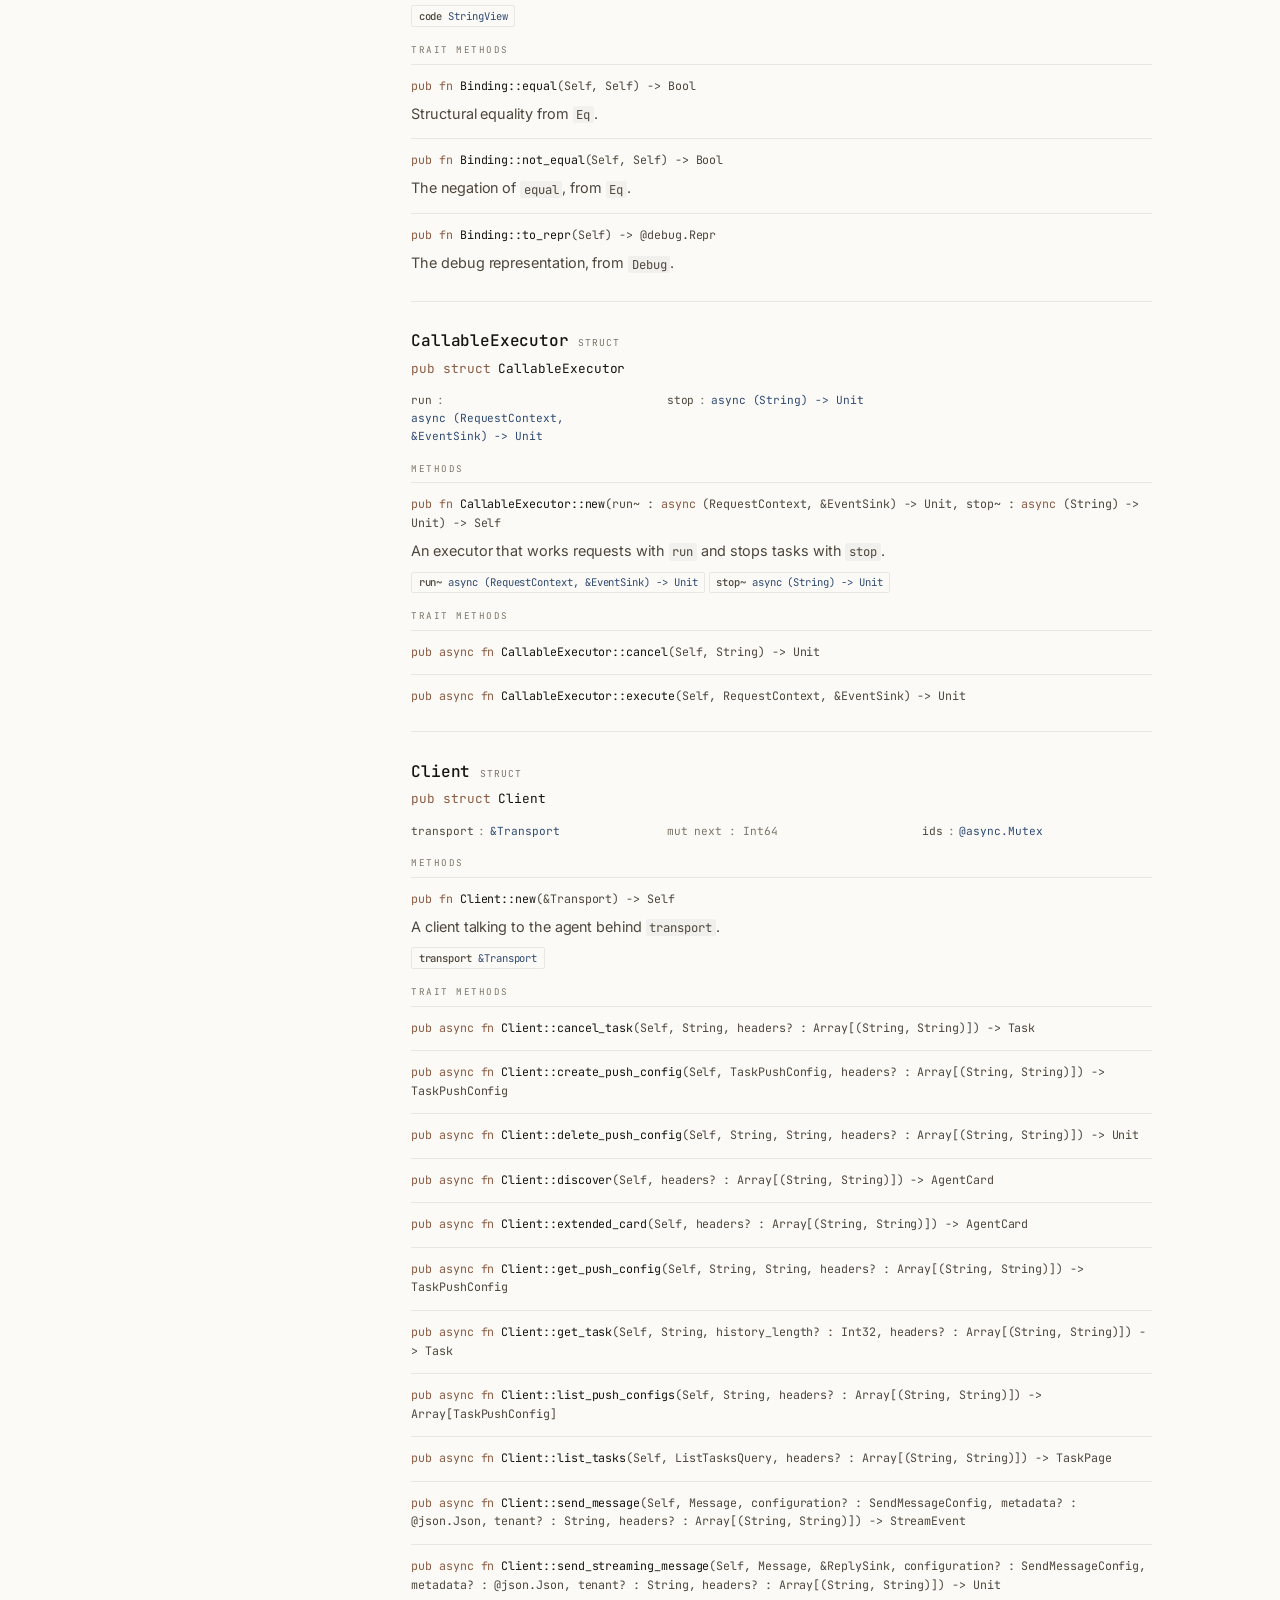
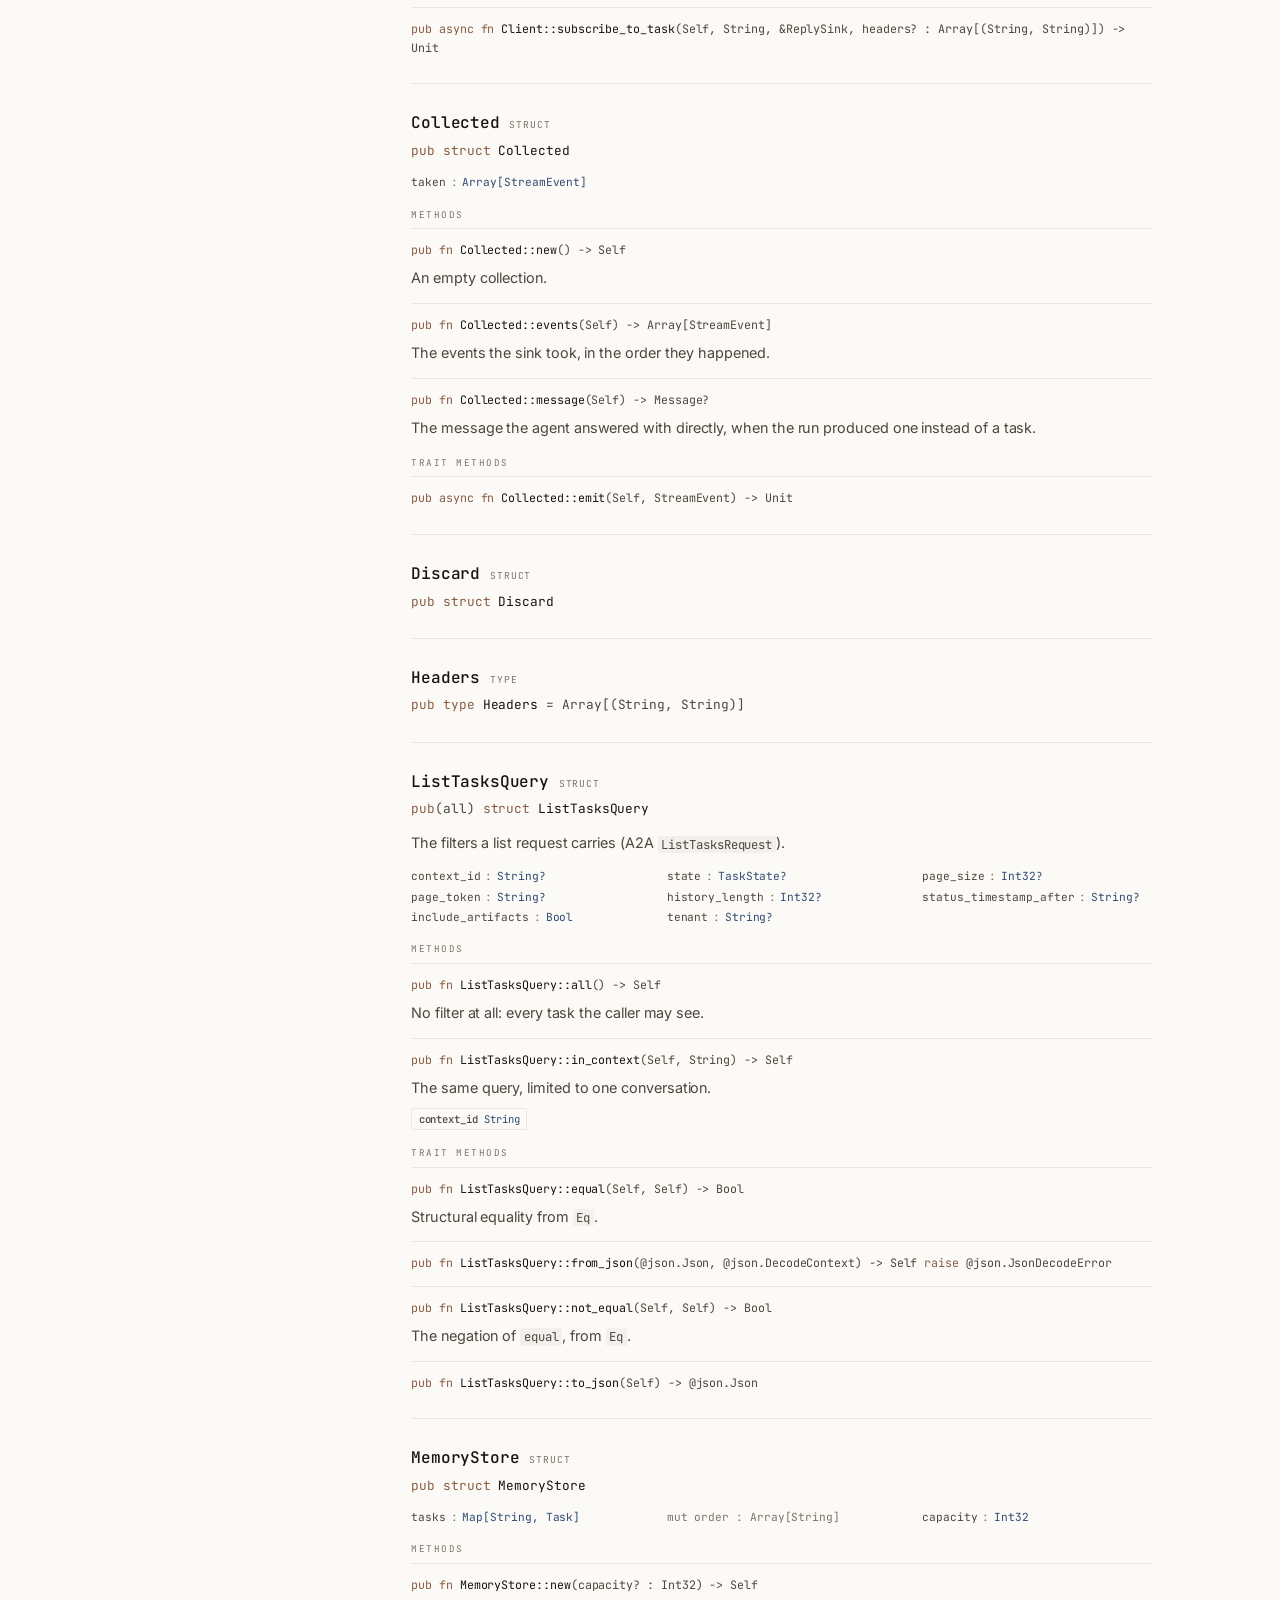
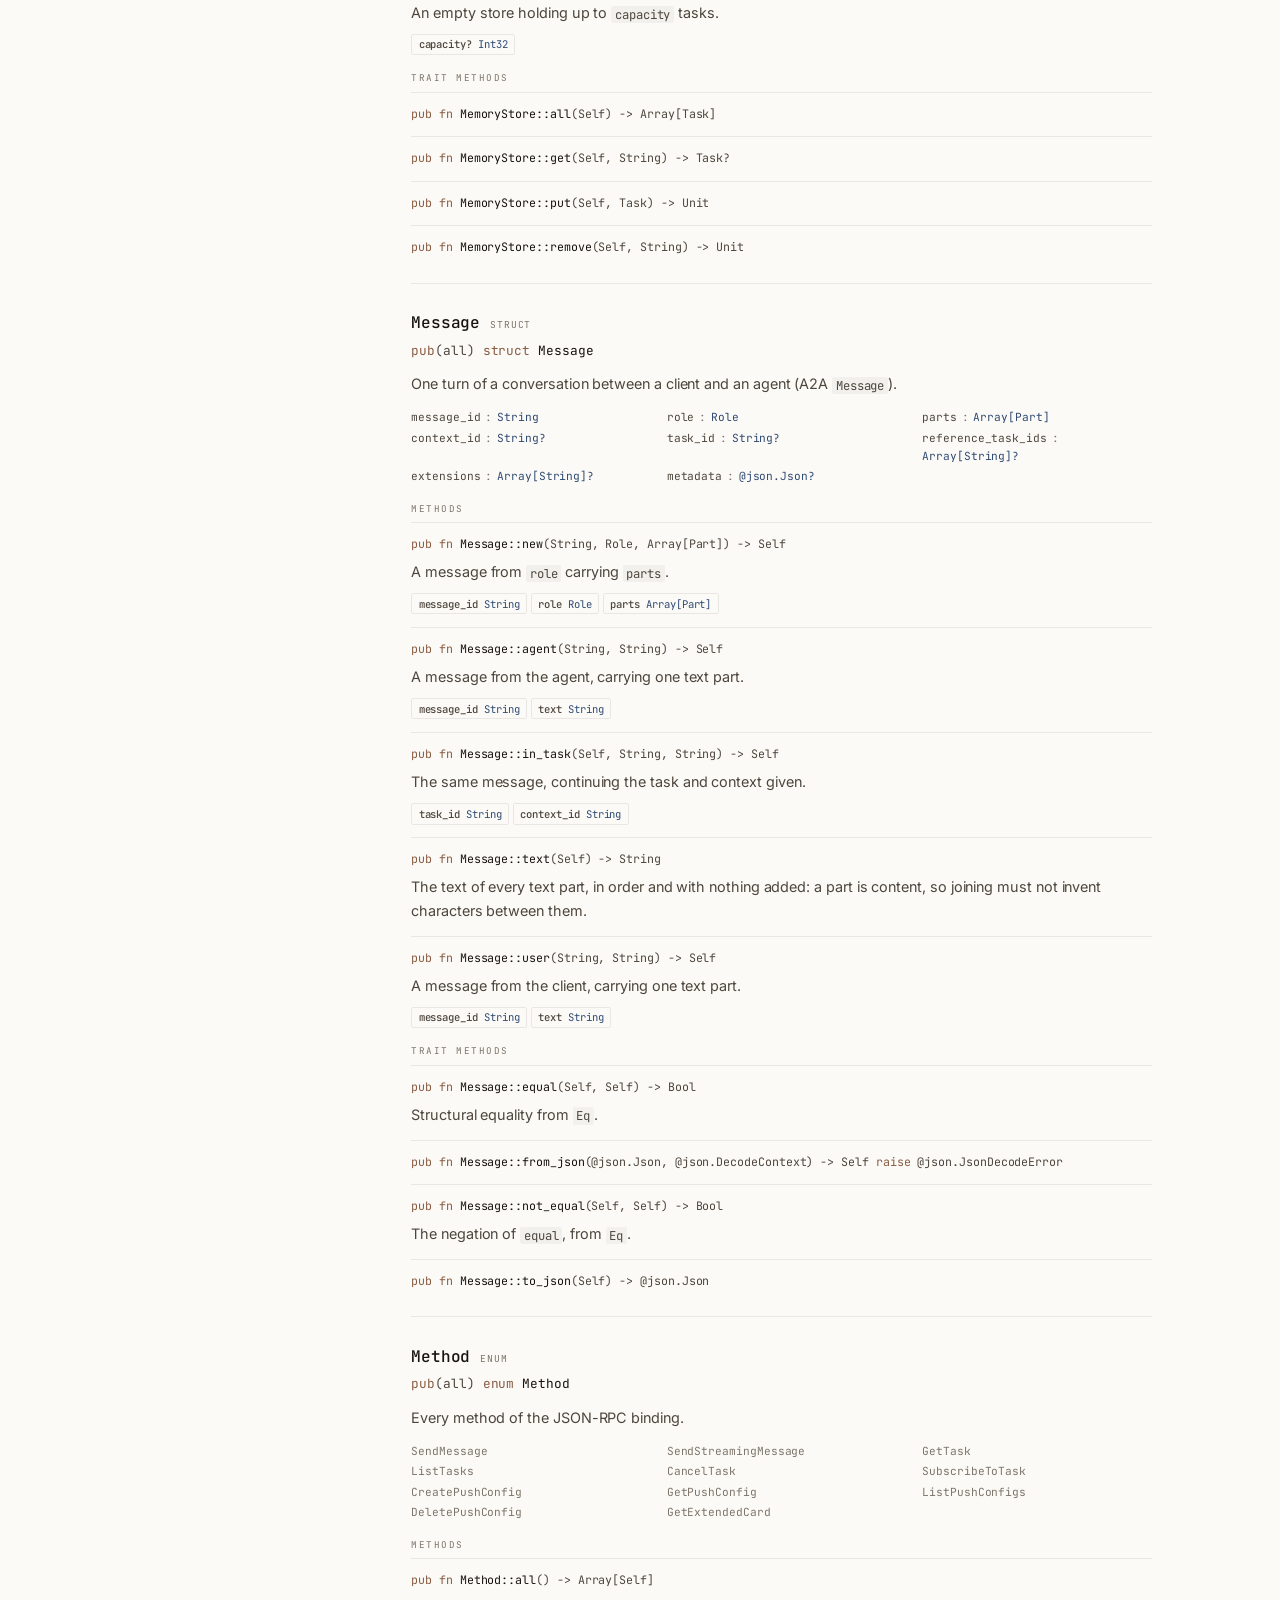
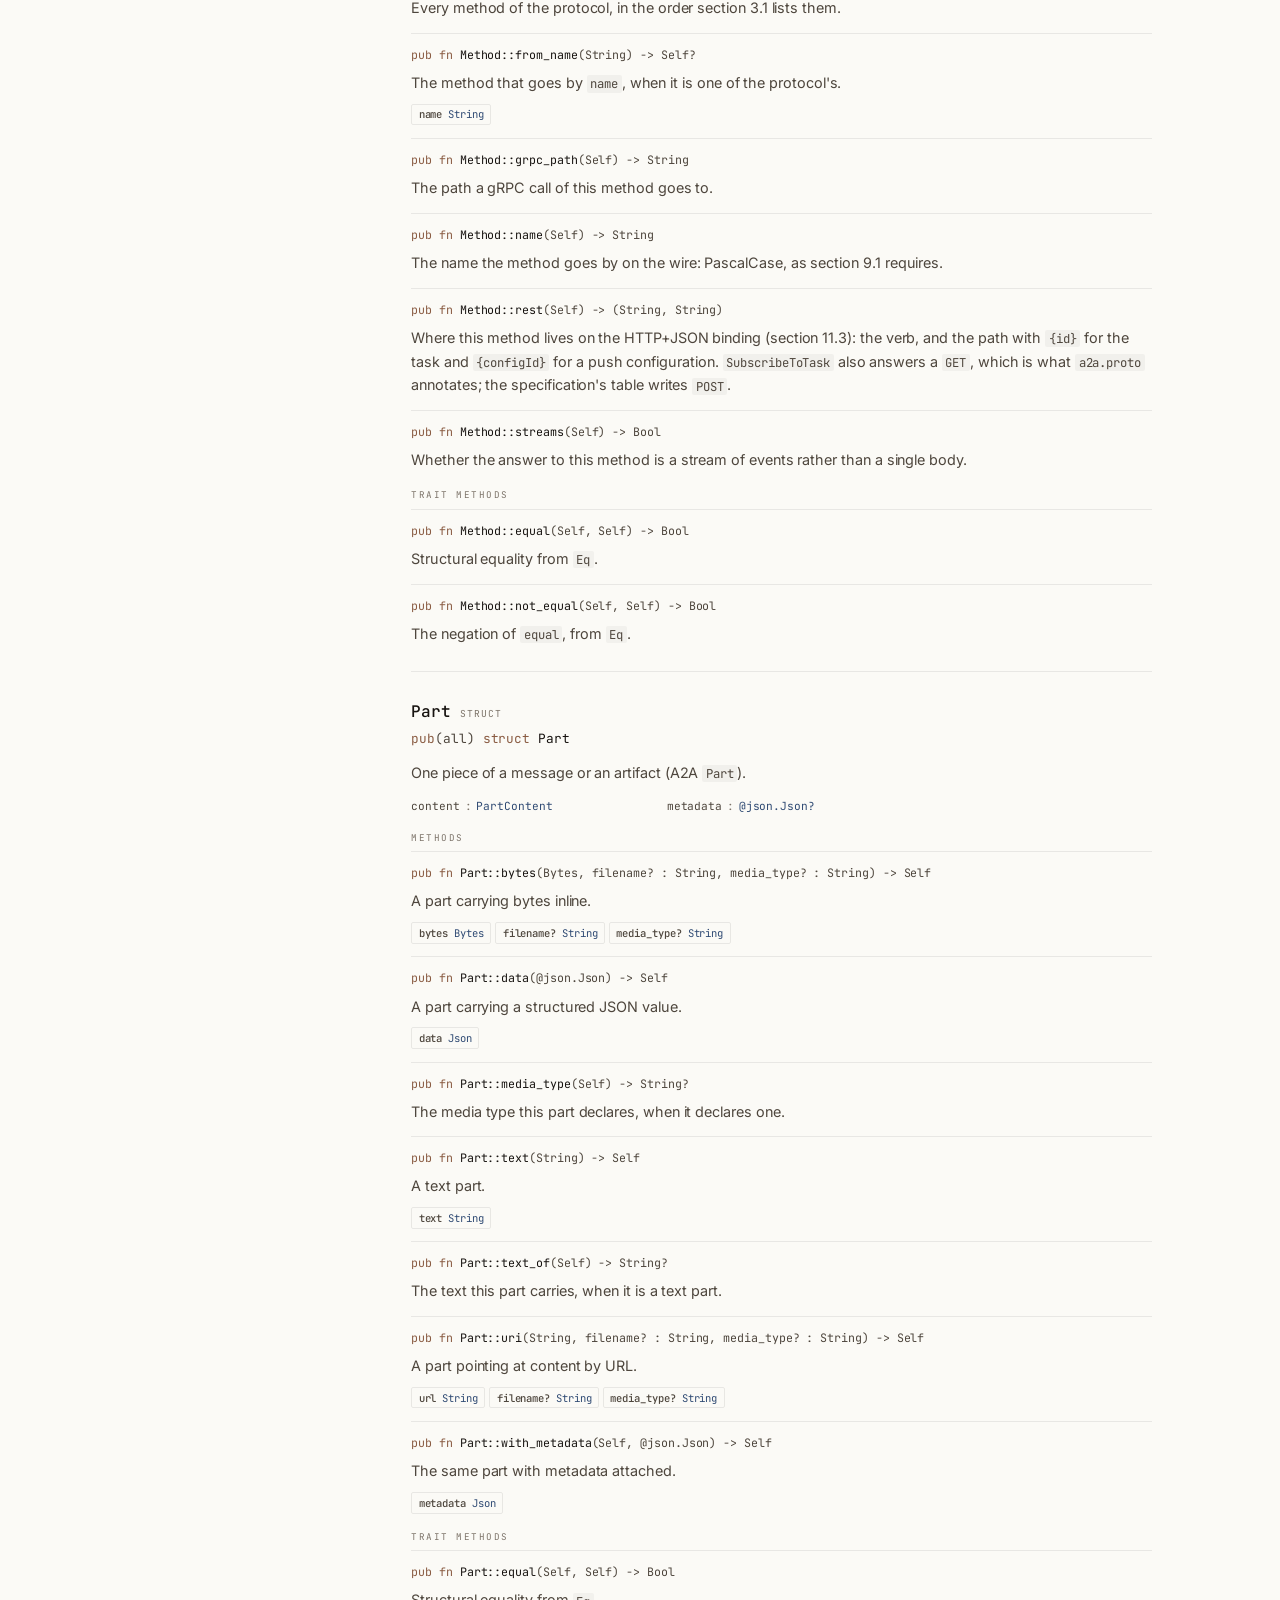
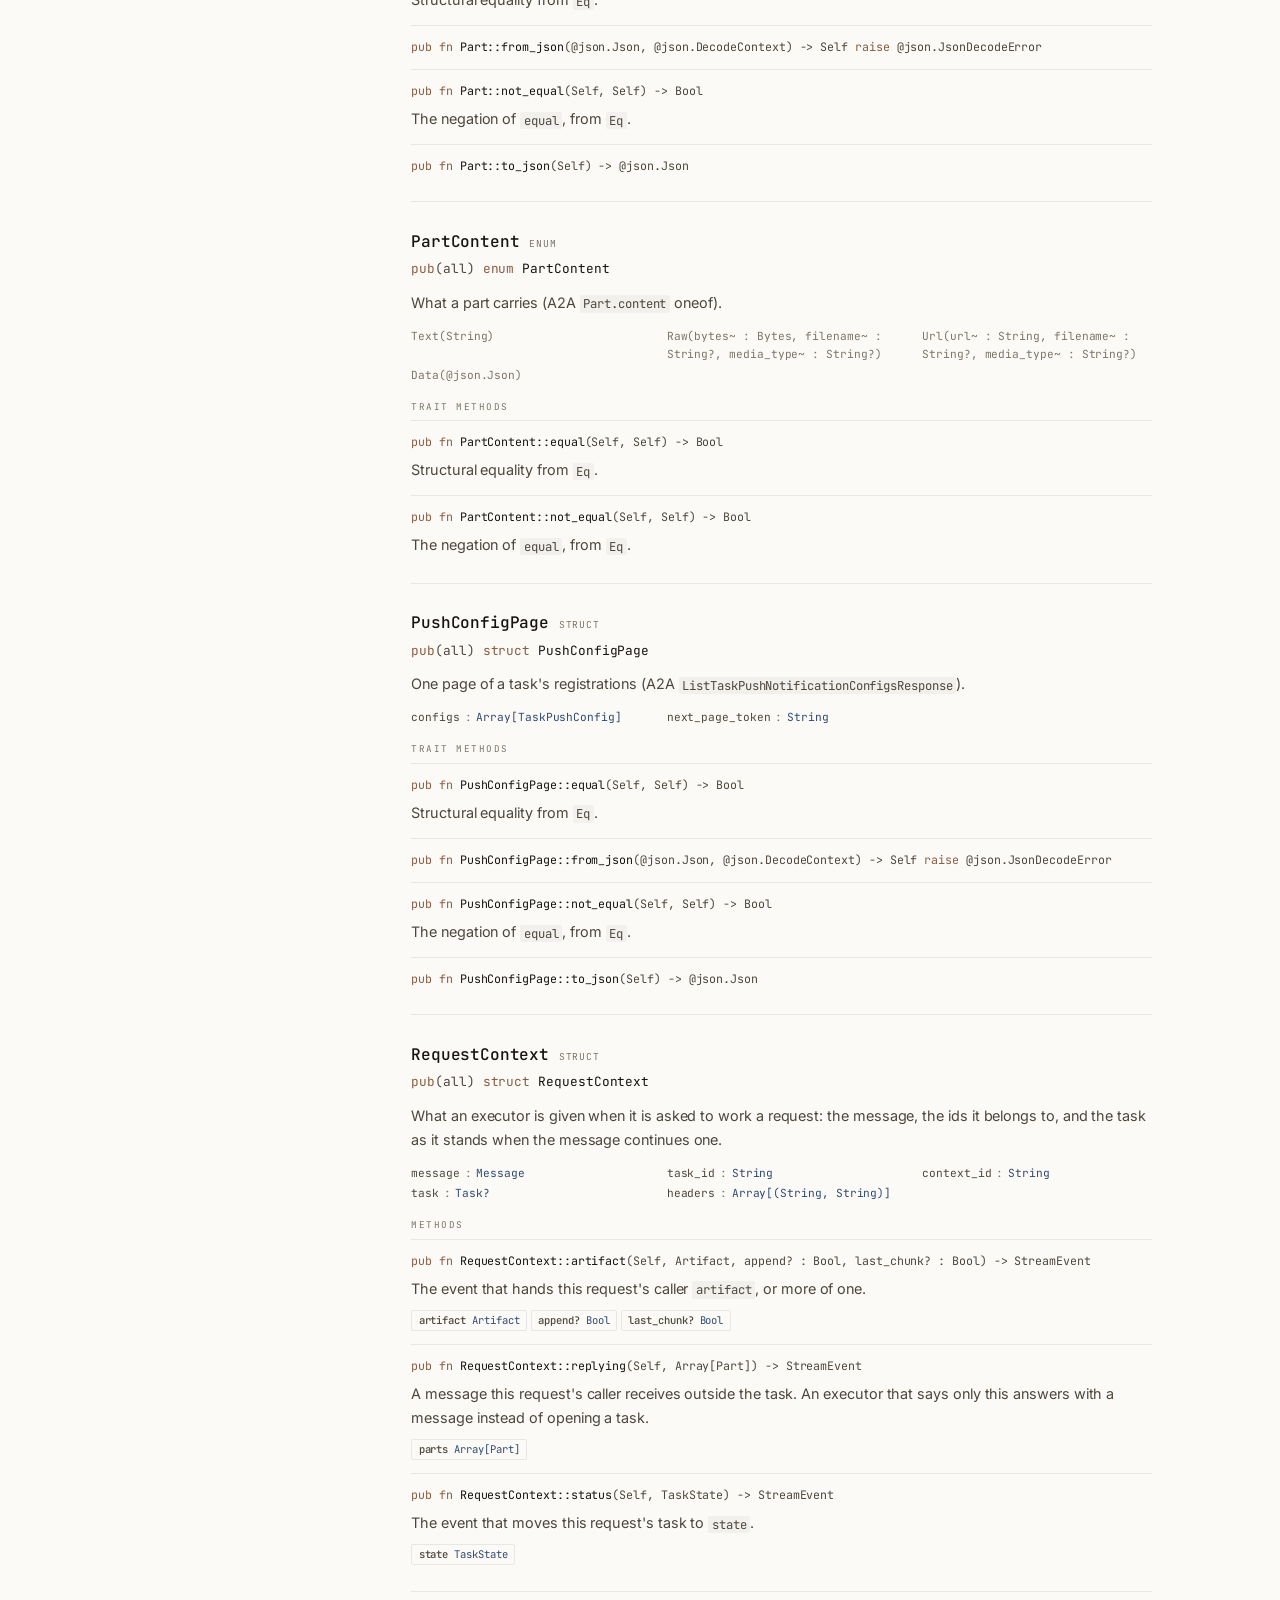
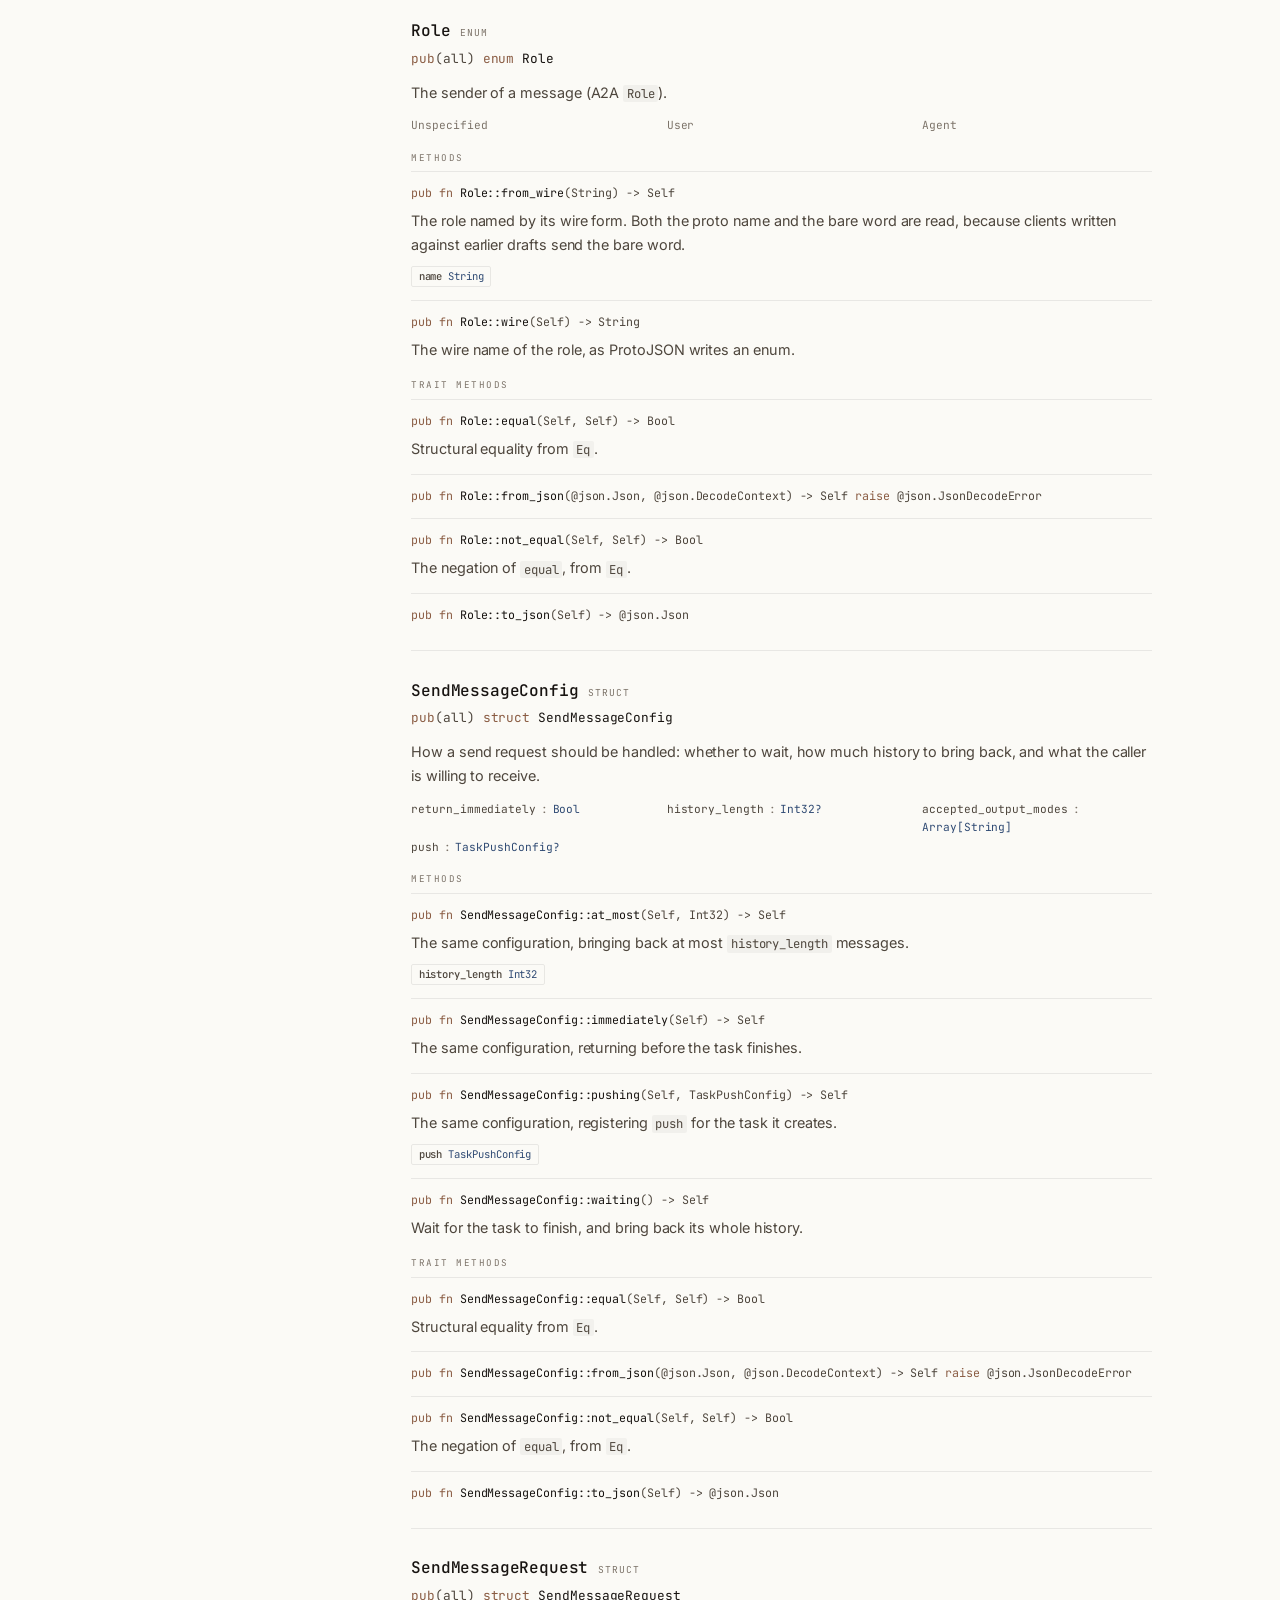
<file: docs/api.html>
<!DOCTYPE html>
<html lang="en">
<head>
<meta charset="utf-8">
<meta name="viewport" content="width=device-width, initial-scale=1">
<title>API reference — MoonA2A</title>
<meta name="description" content="Every public type, function and constant in moona2a, generated from the package interfaces and the sources' documentation comments.">
<meta name="theme-color" content="#fbfaf6">
<script>try{var e=document.documentElement,n=performance.getEntriesByType("navigation")[0];if(n&&n.type==="reload")sessionStorage.removeItem("moona2a-theme");else{var t=sessionStorage.getItem("moona2a-theme");if(t)e.setAttribute("data-theme",t)}}catch(r){}</script>
<link rel="icon" href="data:image/svg+xml,%3Csvg%20xmlns='http://www.w3.org/2000/svg'%20viewBox='0%200%2024%2024'%3E%3Crect%20width='24'%20height='24'%20fill='%23fbfaf6'/%3E%3Cg%20fill='none'%20stroke-width='2.05'%20stroke-linecap='round'%20stroke-linejoin='round'%3E%3Cpath%20d='M6.37%2017.63%2017.63%206.37M7.69%2018.39%205.10%2015.80%202.00%2018.90%205.10%2022.00%208.20%2018.90%205.61%2016.31M16.31%205.61%2018.90%208.20%2022.00%205.10%2018.90%202.00%2015.80%205.10%2018.39%207.69'%20stroke='%232f4a73'/%3E%3Cpath%20d='M6.37%206.37%2017.63%2017.63M5.61%207.69%208.20%205.10%205.10%202.00%202.00%205.10%205.10%208.20%207.69%205.61M18.39%2016.31%2015.80%2018.90%2018.90%2022.00%2022.00%2018.90%2018.90%2015.80%2016.31%2018.39'%20stroke='%23a86f4f'/%3E%3C/g%3E%3C/svg%3E">
<link rel="preconnect" href="https://fonts.googleapis.com">
<link rel="preconnect" href="https://fonts.gstatic.com" crossorigin>
<link href="https://fonts.googleapis.com/css2?family=Inter:wght@400;500;600&family=Instrument+Serif:ital@0;1&family=JetBrains+Mono:wght@400;500&display=swap" rel="stylesheet">
<link rel="stylesheet" href="assets/site.css">
<script src="assets/site.js" defer></script>
</head>
<body id="top">
<a class="skip" href="#main">Skip to content</a>
<header class="topbar">
  <div class="wrap bar">
    <a class="brand" href="index.html">
      <svg class="mark" viewBox="0 0 24 24" aria-hidden="true"><path class="m-b" d="M6.37 17.63 17.63 6.37M7.69 18.39 5.10 15.80 2.00 18.90 5.10 22.00 8.20 18.90 5.61 16.31M16.31 5.61 18.90 8.20 22.00 5.10 18.90 2.00 15.80 5.10 18.39 7.69"/><path class="m-a" d="M6.37 6.37 17.63 17.63M5.61 7.69 8.20 5.10 5.10 2.00 2.00 5.10 5.10 8.20 7.69 5.61M18.39 16.31 15.80 18.90 18.90 22.00 22.00 18.90 18.90 15.80 16.31 18.39"/></svg>
      <span>MoonA2A</span>
    </a>
    <nav class="mainnav" aria-label="Primary">
      <a href="index.html">Home</a>
      <a href="guide.html">Guide</a>
      <a href="api.html" aria-current="page">API</a>
      <a href="showcase.html">ShowCase</a>
    </nav>
    <div class="tools">
      <a class="icon-btn tip" href="https://github.com/moonbitstack/moona2a" target="_blank" rel="noopener" aria-label="GitHub repository" data-tip="Source">
        <svg viewBox="0 0 24 24" fill="currentColor" aria-hidden="true"><path d="M12 .5C5.7.5.5 5.7.5 12c0 5.1 3.3 9.4 7.9 10.9.6.1.8-.3.8-.6v-2c-3.2.7-3.9-1.4-3.9-1.4-.5-1.3-1.3-1.7-1.3-1.7-1.1-.7.1-.7.1-.7 1.2.1 1.8 1.2 1.8 1.2 1 1.8 2.7 1.3 3.4 1 .1-.8.4-1.3.7-1.6-2.6-.3-5.3-1.3-5.3-5.7 0-1.3.5-2.3 1.2-3.1-.1-.3-.5-1.5.1-3.1 0 0 1-.3 3.3 1.2a11.5 11.5 0 0 1 6 0C17.3 4.7 18.3 5 18.3 5c.6 1.6.2 2.8.1 3.1.8.8 1.2 1.8 1.2 3.1 0 4.4-2.7 5.4-5.3 5.7.4.4.8 1.1.8 2.2v3.3c0 .3.2.7.8.6 4.6-1.5 7.9-5.8 7.9-10.9C23.5 5.7 18.3.5 12 .5z"/></svg>
      </a>
      <button class="icon-btn theme-toggle tip" type="button" aria-label="Switch to dark" data-tip="Dark">
        <svg class="sun" viewBox="0 0 24 24" fill="none" stroke="currentColor" stroke-width="1.7" stroke-linecap="round" aria-hidden="true"><circle cx="12" cy="12" r="4.9"/><path d="M12 1.7v2.4M12 19.9v2.4M1.7 12h2.4M19.9 12h2.4M4.75 4.75l1.7 1.7M17.55 17.55l1.7 1.7M19.25 4.75l-1.7 1.7M6.45 17.55l-1.7 1.7"/></svg>
        <svg class="moon" viewBox="0 0 24 24" fill="currentColor" aria-hidden="true"><path d="M22 12.88A10 10 0 1 1 11.12 2a7.78 7.78 0 0 0 10.88 10.88z"/></svg>
      </button>
    </div>
  </div>
</header>
<main id="main">
  <section class="page-hero">
    <div class="wrap">
      <span class="eyebrow">API reference</span>
      <h1>Every public name.</h1>
      <p class="lede">Every public type, function and constant, grouped by package. Generated from <span class="mono">pkg.generated.mbti</span> and the sources' own documentation comments, so it says what the code says.</p>
    </div>
  </section>
  <div class="wrap api-layout">
    <nav class="api-nav" aria-label="API contents">
<div class="group">
<div class="pkg">@moona2a</div>
<a href="#type-moona2a-AgentCapabilities">AgentCapabilities</a>
<a href="#type-moona2a-AgentCard">AgentCard</a>
<a href="#type-moona2a-AgentExtension">AgentExtension</a>
<a href="#type-moona2a-AgentInterface">AgentInterface</a>
<a href="#type-moona2a-AgentProvider">AgentProvider</a>
<a href="#type-moona2a-AgentSkill">AgentSkill</a>
<a href="#type-moona2a-Artifact">Artifact</a>
<a href="#type-moona2a-AuthenticationInfo">AuthenticationInfo</a>
<a href="#type-moona2a-Binding">Binding</a>
<a href="#type-moona2a-CallableExecutor">CallableExecutor</a>
<a href="#type-moona2a-Client">Client</a>
<a href="#type-moona2a-Collected">Collected</a>
<a href="#type-moona2a-Discard">Discard</a>
<a href="#type-moona2a-Headers">Headers</a>
<a href="#type-moona2a-ListTasksQuery">ListTasksQuery</a>
<a href="#type-moona2a-MemoryStore">MemoryStore</a>
<a href="#type-moona2a-Message">Message</a>
<a href="#type-moona2a-Method">Method</a>
<a href="#type-moona2a-Part">Part</a>
<a href="#type-moona2a-PartContent">PartContent</a>
<a href="#type-moona2a-PushConfigPage">PushConfigPage</a>
<a href="#type-moona2a-RequestContext">RequestContext</a>
<a href="#type-moona2a-Role">Role</a>
<a href="#type-moona2a-SendMessageConfig">SendMessageConfig</a>
<a href="#type-moona2a-SendMessageRequest">SendMessageRequest</a>
<a href="#type-moona2a-Server">Server</a>
<a href="#type-moona2a-ServerConfig">ServerConfig</a>
<a href="#type-moona2a-ServerState">ServerState</a>
<a href="#type-moona2a-Status">Status</a>
<a href="#type-moona2a-StreamEvent">StreamEvent</a>
<a href="#type-moona2a-Task">Task</a>
<a href="#type-moona2a-TaskArtifactUpdate">TaskArtifactUpdate</a>
<a href="#type-moona2a-TaskLog">TaskLog</a>
<a href="#type-moona2a-TaskPage">TaskPage</a>
<a href="#type-moona2a-TaskPushConfig">TaskPushConfig</a>
<a href="#type-moona2a-TaskState">TaskState</a>
<a href="#type-moona2a-TaskStatus">TaskStatus</a>
<a href="#type-moona2a-TaskStatusUpdate">TaskStatusUpdate</a>
<a href="#type-moona2a-View">View</a>
<a href="#err-moona2a-Refused">Refused</a>
<a href="#fn-moona2a">Functions</a>
<a href="#const-moona2a">Constants</a>
</div>
<div class="group">
<div class="pkg">@asgi</div>
<a href="#type-asgi-Events">Events</a>
<a href="#type-asgi-Options">Options</a>
<a href="#type-asgi-Stream">Stream</a>
<a href="#fn-asgi">Functions</a>
</div>
<div class="group">
<div class="pkg">@fetch</div>
<a href="#type-fetch-HttpTransport">HttpTransport</a>
<a href="#type-fetch-RestTransport">RestTransport</a>
<a href="#type-fetch-Webhook">Webhook</a>
<a href="#err-fetch-Unreachable">Unreachable</a>
<a href="#err-fetch-WrongShape">WrongShape</a>
<a href="#fn-fetch">Functions</a>
<a href="#const-fetch">Constants</a>
</div>
<div class="group">
<div class="pkg">@otel</div>
<a href="#type-otel-Agent">Agent</a>
<a href="#type-otel-Headers">Headers</a>
<a href="#type-otel-Injector">Injector</a>
<a href="#type-otel-Settings">Settings</a>
<a href="#type-otel-Traced">Traced</a>
<a href="#type-otel-TracedTransport">TracedTransport</a>
<a href="#type-otel-Tracing">Tracing</a>
<a href="#const-otel">Constants</a>
</div>
</nav>
    <div class="api-body">
<section class="api-pkg" id="pkg-moona2a">
<header>
<h2><span class="mono">@moona2a</span></h2>
<div class="imp">import { "moonbitstack/moona2a" }</div>
</header>
<div class="api-cat"><h3>Types</h3></div>
<section class="api-type" id="type-moona2a-AgentCapabilities">
<div class="type-head"><h3>AgentCapabilities</h3><span class="kind">struct</span></div>
<div class="sig"><span class="kw">pub</span>(all) <span class="kw">struct</span> <span class="name">AgentCapabilities</span></div>
<div class="doc"><p>What optional parts of the protocol an agent does (A2A <code>AgentCapabilities</code>).</p></div>
<ul class="members"><li><b>streaming</b> : <span class="pt">Bool</span></li><li><b>push_notifications</b> : <span class="pt">Bool</span></li><li><b>extended_agent_card</b> : <span class="pt">Bool</span></li><li><b>extensions</b> : <span class="pt">Array[AgentExtension]</span></li></ul>
<div class="method-list"><div class="mlabel">Methods</div>
<article class="api-item" id="m-moona2a-AgentCapabilities-plain">
<div class="sig"><span class="kw">pub</span> <span class="kw">fn</span> <span class="name">AgentCapabilities::plain</span>() -&gt; Self</div>
<div class="doc"><p>An agent that answers in a single body and sends nothing out of band.</p></div>

</article>
<article class="api-item" id="m-moona2a-AgentCapabilities-streaming_and_push">
<div class="sig"><span class="kw">pub</span> <span class="kw">fn</span> <span class="name">AgentCapabilities::streaming_and_push</span>() -&gt; Self</div>
<div class="doc"><p>An agent that streams, sends push notifications and serves no extended card.</p></div>

</article>
</div>
<div class="method-list"><div class="mlabel">Trait methods</div>
<article class="api-item" id="m-moona2a-AgentCapabilities-equal">
<div class="sig"><span class="kw">pub</span> <span class="kw">fn</span> <span class="name">AgentCapabilities::equal</span>(Self, Self) -&gt; Bool</div>
<div class="doc"><p>Structural equality from <code>Eq</code>.</p></div>

</article>
<article class="api-item" id="m-moona2a-AgentCapabilities-from_json">
<div class="sig"><span class="kw">pub</span> <span class="kw">fn</span> <span class="name">AgentCapabilities::from_json</span>(@json.Json, @json.DecodeContext) -&gt; Self <span class="kw">raise</span> @json.JsonDecodeError</div>


</article>
<article class="api-item" id="m-moona2a-AgentCapabilities-not_equal">
<div class="sig"><span class="kw">pub</span> <span class="kw">fn</span> <span class="name">AgentCapabilities::not_equal</span>(Self, Self) -&gt; Bool</div>
<div class="doc"><p>The negation of <code>equal</code>, from <code>Eq</code>.</p></div>

</article>
<article class="api-item" id="m-moona2a-AgentCapabilities-to_json">
<div class="sig"><span class="kw">pub</span> <span class="kw">fn</span> <span class="name">AgentCapabilities::to_json</span>(Self) -&gt; @json.Json</div>


</article>
</div>
</section>
<section class="api-type" id="type-moona2a-AgentCard">
<div class="type-head"><h3>AgentCard</h3><span class="kind">struct</span></div>
<div class="sig"><span class="kw">pub</span>(all) <span class="kw">struct</span> <span class="name">AgentCard</span></div>
<div class="doc"><p>An agent's self-description, the document a caller reads before talking to it (A2A <code>AgentCard</code>).</p></div>
<ul class="members"><li><b>name</b> : <span class="pt">String</span></li><li><b>description</b> : <span class="pt">String</span></li><li><b>supported_interfaces</b> : <span class="pt">Array[AgentInterface]</span></li><li><b>provider</b> : <span class="pt">AgentProvider?</span></li><li><b>version</b> : <span class="pt">String</span></li><li><b>documentation_url</b> : <span class="pt">String?</span></li><li><b>capabilities</b> : <span class="pt">AgentCapabilities</span></li><li><b>security_schemes</b> : <span class="pt">@json.Json?</span></li><li><b>security_requirements</b> : <span class="pt">@json.Json?</span></li><li><b>default_input_modes</b> : <span class="pt">Array[String]</span></li><li><b>default_output_modes</b> : <span class="pt">Array[String]</span></li><li><b>skills</b> : <span class="pt">Array[AgentSkill]</span></li><li><b>signatures</b> : <span class="pt">@json.Json?</span></li><li><b>icon_url</b> : <span class="pt">String?</span></li></ul>
<div class="method-list"><div class="mlabel">Methods</div>
<article class="api-item" id="m-moona2a-AgentCard-new">
<div class="sig"><span class="kw">pub</span> <span class="kw">fn</span> <span class="name">AgentCard::new</span>(String, String, String, String, Array[AgentSkill]) -&gt; Self</div>
<div class="doc"><p>A card with no provider, no security and no signatures, serving text in and out.</p></div>
<div class="params"><span class="p"><b>name</b> <span class="pt">String</span></span><span class="p"><b>description</b> <span class="pt">String</span></span><span class="p"><b>version</b> <span class="pt">String</span></span><span class="p"><b>url</b> <span class="pt">String</span></span><span class="p"><b>skills</b> <span class="pt">Array[AgentSkill]</span></span></div>
</article>
<article class="api-item" id="m-moona2a-AgentCard-accepts">
<div class="sig"><span class="kw">pub</span> <span class="kw">fn</span> <span class="name">AgentCard::accepts</span>(Self, StringView) -&gt; Bool</div>
<div class="doc"><p>Whether the card offers to take <code>media_type</code>: listed as it is, or under <code>type/*</code> or <code>*/*</code>. Parameters such as <code>charset</code> and the case of the name do not count (RFC 9110 §8.3.1).</p></div>
<div class="params"><span class="p"><b>media_type</b> <span class="pt">StringView</span></span></div>
</article>
<article class="api-item" id="m-moona2a-AgentCard-capable">
<div class="sig"><span class="kw">pub</span> <span class="kw">fn</span> <span class="name">AgentCard::capable</span>(Self, AgentCapabilities) -&gt; Self</div>
<div class="doc"><p>The same card advertising <code>capabilities</code>.</p></div>
<div class="params"><span class="p"><b>capabilities</b> <span class="pt">AgentCapabilities</span></span></div>
</article>
<article class="api-item" id="m-moona2a-AgentCard-choose">
<div class="sig"><span class="kw">pub</span> <span class="kw">fn</span> <span class="name">AgentCard::choose</span>(Self, Array[Binding]) -&gt; AgentInterface?</div>
<div class="doc"><p>The interface a client speaking <code>bindings</code> should use: the first the card lists among those it can speak, since the card lists them in the agent's order of preference.</p></div>
<div class="params"><span class="p"><b>bindings</b> <span class="pt">Array[Binding]</span></span></div>
</article>
<article class="api-item" id="m-moona2a-AgentCard-input_modes">
<div class="sig"><span class="kw">pub</span> <span class="kw">fn</span> <span class="name">AgentCard::input_modes</span>(Self) -&gt; Array[String]</div>
<div class="doc"><p>The media types the card offers to take, from its defaults and its skills together.</p></div>

</article>
<article class="api-item" id="m-moona2a-AgentCard-preferred">
<div class="sig"><span class="kw">pub</span> <span class="kw">fn</span> <span class="name">AgentCard::preferred</span>(Self) -&gt; AgentInterface?</div>
<div class="doc"><p>The interface a client should try first, which is the one the card lists first.</p></div>

</article>
</div>
<div class="method-list"><div class="mlabel">Trait methods</div>
<article class="api-item" id="m-moona2a-AgentCard-equal">
<div class="sig"><span class="kw">pub</span> <span class="kw">fn</span> <span class="name">AgentCard::equal</span>(Self, Self) -&gt; Bool</div>
<div class="doc"><p>Structural equality from <code>Eq</code>.</p></div>

</article>
<article class="api-item" id="m-moona2a-AgentCard-from_json">
<div class="sig"><span class="kw">pub</span> <span class="kw">fn</span> <span class="name">AgentCard::from_json</span>(@json.Json, @json.DecodeContext) -&gt; Self <span class="kw">raise</span> @json.JsonDecodeError</div>


</article>
<article class="api-item" id="m-moona2a-AgentCard-not_equal">
<div class="sig"><span class="kw">pub</span> <span class="kw">fn</span> <span class="name">AgentCard::not_equal</span>(Self, Self) -&gt; Bool</div>
<div class="doc"><p>The negation of <code>equal</code>, from <code>Eq</code>.</p></div>

</article>
<article class="api-item" id="m-moona2a-AgentCard-to_json">
<div class="sig"><span class="kw">pub</span> <span class="kw">fn</span> <span class="name">AgentCard::to_json</span>(Self) -&gt; @json.Json</div>


</article>
</div>
</section>
<section class="api-type" id="type-moona2a-AgentExtension">
<div class="type-head"><h3>AgentExtension</h3><span class="kind">struct</span></div>
<div class="sig"><span class="kw">pub</span>(all) <span class="kw">struct</span> <span class="name">AgentExtension</span></div>
<div class="doc"><p>A protocol extension an agent speaks (A2A <code>AgentExtension</code>).</p></div>
<ul class="members"><li><b>uri</b> : <span class="pt">String</span></li><li><b>description</b> : <span class="pt">String?</span></li><li><b>required</b> : <span class="pt">Bool</span></li><li><b>params</b> : <span class="pt">@json.Json?</span></li></ul>
<div class="method-list"><div class="mlabel">Trait methods</div>
<article class="api-item" id="m-moona2a-AgentExtension-equal">
<div class="sig"><span class="kw">pub</span> <span class="kw">fn</span> <span class="name">AgentExtension::equal</span>(Self, Self) -&gt; Bool</div>
<div class="doc"><p>Structural equality from <code>Eq</code>.</p></div>

</article>
<article class="api-item" id="m-moona2a-AgentExtension-from_json">
<div class="sig"><span class="kw">pub</span> <span class="kw">fn</span> <span class="name">AgentExtension::from_json</span>(@json.Json, @json.DecodeContext) -&gt; Self <span class="kw">raise</span> @json.JsonDecodeError</div>


</article>
<article class="api-item" id="m-moona2a-AgentExtension-not_equal">
<div class="sig"><span class="kw">pub</span> <span class="kw">fn</span> <span class="name">AgentExtension::not_equal</span>(Self, Self) -&gt; Bool</div>
<div class="doc"><p>The negation of <code>equal</code>, from <code>Eq</code>.</p></div>

</article>
<article class="api-item" id="m-moona2a-AgentExtension-to_json">
<div class="sig"><span class="kw">pub</span> <span class="kw">fn</span> <span class="name">AgentExtension::to_json</span>(Self) -&gt; @json.Json</div>


</article>
</div>
</section>
<section class="api-type" id="type-moona2a-AgentInterface">
<div class="type-head"><h3>AgentInterface</h3><span class="kind">struct</span></div>
<div class="sig"><span class="kw">pub</span>(all) <span class="kw">struct</span> <span class="name">AgentInterface</span></div>
<div class="doc"><p>One address an agent answers on (A2A <code>AgentInterface</code>).</p></div>
<ul class="members"><li><b>url</b> : <span class="pt">String</span></li><li><b>protocol_binding</b> : <span class="pt">String</span></li><li><b>protocol_version</b> : <span class="pt">String</span></li><li><b>tenant</b> : <span class="pt">String?</span></li></ul>
<div class="method-list"><div class="mlabel">Methods</div>
<article class="api-item" id="m-moona2a-AgentInterface-grpc">
<div class="sig"><span class="kw">pub</span> <span class="kw">fn</span> <span class="name">AgentInterface::grpc</span>(String, protocol_version~ : String) -&gt; Self</div>
<div class="doc"><p>An interface speaking gRPC at <code>url</code>, written <code>host:port</code>.</p></div>
<div class="params"><span class="p"><b>url</b> <span class="pt">String</span></span><span class="p"><b>protocol_version~</b> <span class="pt">String</span></span></div>
</article>
<article class="api-item" id="m-moona2a-AgentInterface-http_json">
<div class="sig"><span class="kw">pub</span> <span class="kw">fn</span> <span class="name">AgentInterface::http_json</span>(String, protocol_version~ : String) -&gt; Self</div>
<div class="doc"><p>An interface speaking HTTP+JSON under <code>url</code>.</p></div>
<div class="params"><span class="p"><b>url</b> <span class="pt">String</span></span><span class="p"><b>protocol_version~</b> <span class="pt">String</span></span></div>
</article>
<article class="api-item" id="m-moona2a-AgentInterface-json_rpc">
<div class="sig"><span class="kw">pub</span> <span class="kw">fn</span> <span class="name">AgentInterface::json_rpc</span>(String, protocol_version~ : String) -&gt; Self</div>
<div class="doc"><p>An interface speaking JSON-RPC at <code>url</code>.</p></div>
<div class="params"><span class="p"><b>url</b> <span class="pt">String</span></span><span class="p"><b>protocol_version~</b> <span class="pt">String</span></span></div>
</article>
</div>
<div class="method-list"><div class="mlabel">Trait methods</div>
<article class="api-item" id="m-moona2a-AgentInterface-equal">
<div class="sig"><span class="kw">pub</span> <span class="kw">fn</span> <span class="name">AgentInterface::equal</span>(Self, Self) -&gt; Bool</div>
<div class="doc"><p>Structural equality from <code>Eq</code>.</p></div>

</article>
<article class="api-item" id="m-moona2a-AgentInterface-from_json">
<div class="sig"><span class="kw">pub</span> <span class="kw">fn</span> <span class="name">AgentInterface::from_json</span>(@json.Json, @json.DecodeContext) -&gt; Self <span class="kw">raise</span> @json.JsonDecodeError</div>


</article>
<article class="api-item" id="m-moona2a-AgentInterface-not_equal">
<div class="sig"><span class="kw">pub</span> <span class="kw">fn</span> <span class="name">AgentInterface::not_equal</span>(Self, Self) -&gt; Bool</div>
<div class="doc"><p>The negation of <code>equal</code>, from <code>Eq</code>.</p></div>

</article>
<article class="api-item" id="m-moona2a-AgentInterface-to_json">
<div class="sig"><span class="kw">pub</span> <span class="kw">fn</span> <span class="name">AgentInterface::to_json</span>(Self) -&gt; @json.Json</div>


</article>
</div>
</section>
<section class="api-type" id="type-moona2a-AgentProvider">
<div class="type-head"><h3>AgentProvider</h3><span class="kind">struct</span></div>
<div class="sig"><span class="kw">pub</span>(all) <span class="kw">struct</span> <span class="name">AgentProvider</span></div>
<div class="doc"><p>The provider of an agent (A2A <code>AgentProvider</code>).</p></div>
<ul class="members"><li><b>organization</b> : <span class="pt">String</span></li><li><b>url</b> : <span class="pt">String</span></li></ul>
<div class="method-list"><div class="mlabel">Trait methods</div>
<article class="api-item" id="m-moona2a-AgentProvider-equal">
<div class="sig"><span class="kw">pub</span> <span class="kw">fn</span> <span class="name">AgentProvider::equal</span>(Self, Self) -&gt; Bool</div>
<div class="doc"><p>Structural equality from <code>Eq</code>.</p></div>

</article>
<article class="api-item" id="m-moona2a-AgentProvider-from_json">
<div class="sig"><span class="kw">pub</span> <span class="kw">fn</span> <span class="name">AgentProvider::from_json</span>(@json.Json, @json.DecodeContext) -&gt; Self <span class="kw">raise</span> @json.JsonDecodeError</div>


</article>
<article class="api-item" id="m-moona2a-AgentProvider-not_equal">
<div class="sig"><span class="kw">pub</span> <span class="kw">fn</span> <span class="name">AgentProvider::not_equal</span>(Self, Self) -&gt; Bool</div>
<div class="doc"><p>The negation of <code>equal</code>, from <code>Eq</code>.</p></div>

</article>
<article class="api-item" id="m-moona2a-AgentProvider-to_json">
<div class="sig"><span class="kw">pub</span> <span class="kw">fn</span> <span class="name">AgentProvider::to_json</span>(Self) -&gt; @json.Json</div>


</article>
</div>
</section>
<section class="api-type" id="type-moona2a-AgentSkill">
<div class="type-head"><h3>AgentSkill</h3><span class="kind">struct</span></div>
<div class="sig"><span class="kw">pub</span>(all) <span class="kw">struct</span> <span class="name">AgentSkill</span></div>
<div class="doc"><p>One thing an agent is good at (A2A <code>AgentSkill</code>).</p></div>
<ul class="members"><li><b>id</b> : <span class="pt">String</span></li><li><b>name</b> : <span class="pt">String</span></li><li><b>description</b> : <span class="pt">String</span></li><li><b>tags</b> : <span class="pt">Array[String]</span></li><li><b>examples</b> : <span class="pt">Array[String]</span></li><li><b>input_modes</b> : <span class="pt">Array[String]</span></li><li><b>output_modes</b> : <span class="pt">Array[String]</span></li></ul>
<div class="method-list"><div class="mlabel">Methods</div>
<article class="api-item" id="m-moona2a-AgentSkill-new">
<div class="sig"><span class="kw">pub</span> <span class="kw">fn</span> <span class="name">AgentSkill::new</span>(String, String, String, Array[String]) -&gt; Self</div>
<div class="doc"><p>A skill named and described, tagged with <code>tags</code>, with no examples or modes of its own.</p></div>
<div class="params"><span class="p"><b>id</b> <span class="pt">String</span></span><span class="p"><b>name</b> <span class="pt">String</span></span><span class="p"><b>description</b> <span class="pt">String</span></span><span class="p"><b>tags</b> <span class="pt">Array[String]</span></span></div>
</article>
</div>
<div class="method-list"><div class="mlabel">Trait methods</div>
<article class="api-item" id="m-moona2a-AgentSkill-equal">
<div class="sig"><span class="kw">pub</span> <span class="kw">fn</span> <span class="name">AgentSkill::equal</span>(Self, Self) -&gt; Bool</div>
<div class="doc"><p>Structural equality from <code>Eq</code>.</p></div>

</article>
<article class="api-item" id="m-moona2a-AgentSkill-from_json">
<div class="sig"><span class="kw">pub</span> <span class="kw">fn</span> <span class="name">AgentSkill::from_json</span>(@json.Json, @json.DecodeContext) -&gt; Self <span class="kw">raise</span> @json.JsonDecodeError</div>


</article>
<article class="api-item" id="m-moona2a-AgentSkill-not_equal">
<div class="sig"><span class="kw">pub</span> <span class="kw">fn</span> <span class="name">AgentSkill::not_equal</span>(Self, Self) -&gt; Bool</div>
<div class="doc"><p>The negation of <code>equal</code>, from <code>Eq</code>.</p></div>

</article>
<article class="api-item" id="m-moona2a-AgentSkill-to_json">
<div class="sig"><span class="kw">pub</span> <span class="kw">fn</span> <span class="name">AgentSkill::to_json</span>(Self) -&gt; @json.Json</div>


</article>
</div>
</section>
<section class="api-type" id="type-moona2a-Artifact">
<div class="type-head"><h3>Artifact</h3><span class="kind">struct</span></div>
<div class="sig"><span class="kw">pub</span>(all) <span class="kw">struct</span> <span class="name">Artifact</span></div>
<div class="doc"><p>An output a task produced (A2A <code>Artifact</code>).</p></div>
<ul class="members"><li><b>artifact_id</b> : <span class="pt">String</span></li><li><b>name</b> : <span class="pt">String?</span></li><li><b>description</b> : <span class="pt">String?</span></li><li><b>parts</b> : <span class="pt">Array[Part]</span></li><li><b>extensions</b> : <span class="pt">Array[String]?</span></li><li><b>metadata</b> : <span class="pt">@json.Json?</span></li></ul>
<div class="method-list"><div class="mlabel">Methods</div>
<article class="api-item" id="m-moona2a-Artifact-new">
<div class="sig"><span class="kw">pub</span> <span class="kw">fn</span> <span class="name">Artifact::new</span>(String, Array[Part]) -&gt; Self</div>
<div class="doc"><p>An artifact carrying <code>parts</code> under <code>artifact_id</code>.</p></div>
<div class="params"><span class="p"><b>artifact_id</b> <span class="pt">String</span></span><span class="p"><b>parts</b> <span class="pt">Array[Part]</span></span></div>
</article>
<article class="api-item" id="m-moona2a-Artifact-named">
<div class="sig"><span class="kw">pub</span> <span class="kw">fn</span> <span class="name">Artifact::named</span>(Self, String) -&gt; Self</div>
<div class="doc"><p>The same artifact under <code>name</code>.</p></div>
<div class="params"><span class="p"><b>name</b> <span class="pt">String</span></span></div>
</article>
<article class="api-item" id="m-moona2a-Artifact-text">
<div class="sig"><span class="kw">pub</span> <span class="kw">fn</span> <span class="name">Artifact::text</span>(String, String) -&gt; Self</div>
<div class="doc"><p>An artifact carrying one text part.</p></div>
<div class="params"><span class="p"><b>artifact_id</b> <span class="pt">String</span></span><span class="p"><b>text</b> <span class="pt">String</span></span></div>
</article>
<article class="api-item" id="m-moona2a-Artifact-text_of">
<div class="sig"><span class="kw">pub</span> <span class="kw">fn</span> <span class="name">Artifact::text_of</span>(Self) -&gt; String</div>
<div class="doc"><p>The text of every text part, in order and with nothing added: a part is content, so joining must not invent characters between them.</p></div>

</article>
</div>
<div class="method-list"><div class="mlabel">Trait methods</div>
<article class="api-item" id="m-moona2a-Artifact-equal">
<div class="sig"><span class="kw">pub</span> <span class="kw">fn</span> <span class="name">Artifact::equal</span>(Self, Self) -&gt; Bool</div>
<div class="doc"><p>Structural equality from <code>Eq</code>.</p></div>

</article>
<article class="api-item" id="m-moona2a-Artifact-from_json">
<div class="sig"><span class="kw">pub</span> <span class="kw">fn</span> <span class="name">Artifact::from_json</span>(@json.Json, @json.DecodeContext) -&gt; Self <span class="kw">raise</span> @json.JsonDecodeError</div>


</article>
<article class="api-item" id="m-moona2a-Artifact-not_equal">
<div class="sig"><span class="kw">pub</span> <span class="kw">fn</span> <span class="name">Artifact::not_equal</span>(Self, Self) -&gt; Bool</div>
<div class="doc"><p>The negation of <code>equal</code>, from <code>Eq</code>.</p></div>

</article>
<article class="api-item" id="m-moona2a-Artifact-to_json">
<div class="sig"><span class="kw">pub</span> <span class="kw">fn</span> <span class="name">Artifact::to_json</span>(Self) -&gt; @json.Json</div>


</article>
</div>
</section>
<section class="api-type" id="type-moona2a-AuthenticationInfo">
<div class="type-head"><h3>AuthenticationInfo</h3><span class="kind">struct</span></div>
<div class="sig"><span class="kw">pub</span>(all) <span class="kw">struct</span> <span class="name">AuthenticationInfo</span></div>
<div class="doc"><p>How the agent proves itself to the caller's webhook (A2A <code>AuthenticationInfo</code>).</p></div>
<ul class="members"><li><b>scheme</b> : <span class="pt">String</span></li><li><b>credentials</b> : <span class="pt">String?</span></li></ul>
<div class="method-list"><div class="mlabel">Methods</div>
<article class="api-item" id="m-moona2a-AuthenticationInfo-bearer">
<div class="sig"><span class="kw">pub</span> <span class="kw">fn</span> <span class="name">AuthenticationInfo::bearer</span>(String) -&gt; Self</div>
<div class="doc"><p>A bearer token the agent sends with each notification.</p></div>
<div class="params"><span class="p"><b>token</b> <span class="pt">String</span></span></div>
</article>
</div>
<div class="method-list"><div class="mlabel">Trait methods</div>
<article class="api-item" id="m-moona2a-AuthenticationInfo-equal">
<div class="sig"><span class="kw">pub</span> <span class="kw">fn</span> <span class="name">AuthenticationInfo::equal</span>(Self, Self) -&gt; Bool</div>
<div class="doc"><p>Structural equality from <code>Eq</code>.</p></div>

</article>
<article class="api-item" id="m-moona2a-AuthenticationInfo-from_json">
<div class="sig"><span class="kw">pub</span> <span class="kw">fn</span> <span class="name">AuthenticationInfo::from_json</span>(@json.Json, @json.DecodeContext) -&gt; Self <span class="kw">raise</span> @json.JsonDecodeError</div>


</article>
<article class="api-item" id="m-moona2a-AuthenticationInfo-not_equal">
<div class="sig"><span class="kw">pub</span> <span class="kw">fn</span> <span class="name">AuthenticationInfo::not_equal</span>(Self, Self) -&gt; Bool</div>
<div class="doc"><p>The negation of <code>equal</code>, from <code>Eq</code>.</p></div>

</article>
<article class="api-item" id="m-moona2a-AuthenticationInfo-to_json">
<div class="sig"><span class="kw">pub</span> <span class="kw">fn</span> <span class="name">AuthenticationInfo::to_json</span>(Self) -&gt; @json.Json</div>


</article>
</div>
</section>
<section class="api-type" id="type-moona2a-Binding">
<div class="type-head"><h3>Binding</h3><span class="kind">enum</span></div>
<div class="sig"><span class="kw">pub</span>(all) <span class="kw">enum</span> <span class="name">Binding</span></div>
<div class="doc"><p>A transport the specification defines, as a card names it in <code>protocolBinding</code>.</p></div>
<ul class="members"><li>JsonRpc</li><li>Grpc</li><li>HttpJson</li></ul>
<div class="method-list"><div class="mlabel">Methods</div>
<article class="api-item" id="m-moona2a-Binding-code">
<div class="sig"><span class="kw">pub</span> <span class="kw">fn</span> <span class="name">Binding::code</span>(Self) -&gt; String</div>
<div class="doc"><p>The name the card writes for this binding.</p></div>

</article>
<article class="api-item" id="m-moona2a-Binding-of">
<div class="sig"><span class="kw">pub</span> <span class="kw">fn</span> <span class="name">Binding::of</span>(StringView) -&gt; Self?</div>
<div class="doc"><p>The binding a card names, when it is one of the specification's.</p></div>
<div class="params"><span class="p"><b>code</b> <span class="pt">StringView</span></span></div>
</article>
</div>
<div class="method-list"><div class="mlabel">Trait methods</div>
<article class="api-item" id="m-moona2a-Binding-equal">
<div class="sig"><span class="kw">pub</span> <span class="kw">fn</span> <span class="name">Binding::equal</span>(Self, Self) -&gt; Bool</div>
<div class="doc"><p>Structural equality from <code>Eq</code>.</p></div>

</article>
<article class="api-item" id="m-moona2a-Binding-not_equal">
<div class="sig"><span class="kw">pub</span> <span class="kw">fn</span> <span class="name">Binding::not_equal</span>(Self, Self) -&gt; Bool</div>
<div class="doc"><p>The negation of <code>equal</code>, from <code>Eq</code>.</p></div>

</article>
<article class="api-item" id="m-moona2a-Binding-to_repr">
<div class="sig"><span class="kw">pub</span> <span class="kw">fn</span> <span class="name">Binding::to_repr</span>(Self) -&gt; @debug.Repr</div>
<div class="doc"><p>The debug representation, from <code>Debug</code>.</p></div>

</article>
</div>
</section>
<section class="api-type" id="type-moona2a-CallableExecutor">
<div class="type-head"><h3>CallableExecutor</h3><span class="kind">struct</span></div>
<div class="sig"><span class="kw">pub</span> <span class="kw">struct</span> <span class="name">CallableExecutor</span></div>
<ul class="members"><li><b>run</b> : <span class="pt">async (RequestContext, &amp;EventSink) -&gt; Unit</span></li><li><b>stop</b> : <span class="pt">async (String) -&gt; Unit</span></li></ul>
<div class="method-list"><div class="mlabel">Methods</div>
<article class="api-item" id="m-moona2a-CallableExecutor-new">
<div class="sig"><span class="kw">pub</span> <span class="kw">fn</span> <span class="name">CallableExecutor::new</span>(run~ : <span class="kw">async</span> (RequestContext, &amp;EventSink) -&gt; Unit, stop~ : <span class="kw">async</span> (String) -&gt; Unit) -&gt; Self</div>
<div class="doc"><p>An executor that works requests with <code>run</code> and stops tasks with <code>stop</code>.</p></div>
<div class="params"><span class="p"><b>run~</b> <span class="pt">async (RequestContext, &amp;EventSink) -&gt; Unit</span></span><span class="p"><b>stop~</b> <span class="pt">async (String) -&gt; Unit</span></span></div>
</article>
</div>
<div class="method-list"><div class="mlabel">Trait methods</div>
<article class="api-item" id="m-moona2a-CallableExecutor-cancel">
<div class="sig"><span class="kw">pub</span> <span class="kw">async</span> <span class="kw">fn</span> <span class="name">CallableExecutor::cancel</span>(Self, String) -&gt; Unit</div>


</article>
<article class="api-item" id="m-moona2a-CallableExecutor-execute">
<div class="sig"><span class="kw">pub</span> <span class="kw">async</span> <span class="kw">fn</span> <span class="name">CallableExecutor::execute</span>(Self, RequestContext, &amp;EventSink) -&gt; Unit</div>


</article>
</div>
</section>
<section class="api-type" id="type-moona2a-Client">
<div class="type-head"><h3>Client</h3><span class="kind">struct</span></div>
<div class="sig"><span class="kw">pub</span> <span class="kw">struct</span> <span class="name">Client</span></div>
<ul class="members"><li><b>transport</b> : <span class="pt">&amp;Transport</span></li><li>mut next : Int64</li><li><b>ids</b> : <span class="pt">@async.Mutex</span></li></ul>
<div class="method-list"><div class="mlabel">Methods</div>
<article class="api-item" id="m-moona2a-Client-new">
<div class="sig"><span class="kw">pub</span> <span class="kw">fn</span> <span class="name">Client::new</span>(&amp;Transport) -&gt; Self</div>
<div class="doc"><p>A client talking to the agent behind <code>transport</code>.</p></div>
<div class="params"><span class="p"><b>transport</b> <span class="pt">&amp;Transport</span></span></div>
</article>
</div>
<div class="method-list"><div class="mlabel">Trait methods</div>
<article class="api-item" id="m-moona2a-Client-cancel_task">
<div class="sig"><span class="kw">pub</span> <span class="kw">async</span> <span class="kw">fn</span> <span class="name">Client::cancel_task</span>(Self, String, headers? : Array[(String, String)]) -&gt; Task</div>


</article>
<article class="api-item" id="m-moona2a-Client-create_push_config">
<div class="sig"><span class="kw">pub</span> <span class="kw">async</span> <span class="kw">fn</span> <span class="name">Client::create_push_config</span>(Self, TaskPushConfig, headers? : Array[(String, String)]) -&gt; TaskPushConfig</div>


</article>
<article class="api-item" id="m-moona2a-Client-delete_push_config">
<div class="sig"><span class="kw">pub</span> <span class="kw">async</span> <span class="kw">fn</span> <span class="name">Client::delete_push_config</span>(Self, String, String, headers? : Array[(String, String)]) -&gt; Unit</div>


</article>
<article class="api-item" id="m-moona2a-Client-discover">
<div class="sig"><span class="kw">pub</span> <span class="kw">async</span> <span class="kw">fn</span> <span class="name">Client::discover</span>(Self, headers? : Array[(String, String)]) -&gt; AgentCard</div>


</article>
<article class="api-item" id="m-moona2a-Client-extended_card">
<div class="sig"><span class="kw">pub</span> <span class="kw">async</span> <span class="kw">fn</span> <span class="name">Client::extended_card</span>(Self, headers? : Array[(String, String)]) -&gt; AgentCard</div>


</article>
<article class="api-item" id="m-moona2a-Client-get_push_config">
<div class="sig"><span class="kw">pub</span> <span class="kw">async</span> <span class="kw">fn</span> <span class="name">Client::get_push_config</span>(Self, String, String, headers? : Array[(String, String)]) -&gt; TaskPushConfig</div>


</article>
<article class="api-item" id="m-moona2a-Client-get_task">
<div class="sig"><span class="kw">pub</span> <span class="kw">async</span> <span class="kw">fn</span> <span class="name">Client::get_task</span>(Self, String, history_length? : Int32, headers? : Array[(String, String)]) -&gt; Task</div>


</article>
<article class="api-item" id="m-moona2a-Client-list_push_configs">
<div class="sig"><span class="kw">pub</span> <span class="kw">async</span> <span class="kw">fn</span> <span class="name">Client::list_push_configs</span>(Self, String, headers? : Array[(String, String)]) -&gt; Array[TaskPushConfig]</div>


</article>
<article class="api-item" id="m-moona2a-Client-list_tasks">
<div class="sig"><span class="kw">pub</span> <span class="kw">async</span> <span class="kw">fn</span> <span class="name">Client::list_tasks</span>(Self, ListTasksQuery, headers? : Array[(String, String)]) -&gt; TaskPage</div>


</article>
<article class="api-item" id="m-moona2a-Client-send_message">
<div class="sig"><span class="kw">pub</span> <span class="kw">async</span> <span class="kw">fn</span> <span class="name">Client::send_message</span>(Self, Message, configuration? : SendMessageConfig, metadata? : @json.Json, tenant? : String, headers? : Array[(String, String)]) -&gt; StreamEvent</div>


</article>
<article class="api-item" id="m-moona2a-Client-send_streaming_message">
<div class="sig"><span class="kw">pub</span> <span class="kw">async</span> <span class="kw">fn</span> <span class="name">Client::send_streaming_message</span>(Self, Message, &amp;ReplySink, configuration? : SendMessageConfig, metadata? : @json.Json, tenant? : String, headers? : Array[(String, String)]) -&gt; Unit</div>


</article>
<article class="api-item" id="m-moona2a-Client-subscribe_to_task">
<div class="sig"><span class="kw">pub</span> <span class="kw">async</span> <span class="kw">fn</span> <span class="name">Client::subscribe_to_task</span>(Self, String, &amp;ReplySink, headers? : Array[(String, String)]) -&gt; Unit</div>


</article>
</div>
</section>
<section class="api-type" id="type-moona2a-Collected">
<div class="type-head"><h3>Collected</h3><span class="kind">struct</span></div>
<div class="sig"><span class="kw">pub</span> <span class="kw">struct</span> <span class="name">Collected</span></div>
<ul class="members"><li><b>taken</b> : <span class="pt">Array[StreamEvent]</span></li></ul>
<div class="method-list"><div class="mlabel">Methods</div>
<article class="api-item" id="m-moona2a-Collected-new">
<div class="sig"><span class="kw">pub</span> <span class="kw">fn</span> <span class="name">Collected::new</span>() -&gt; Self</div>
<div class="doc"><p>An empty collection.</p></div>

</article>
<article class="api-item" id="m-moona2a-Collected-events">
<div class="sig"><span class="kw">pub</span> <span class="kw">fn</span> <span class="name">Collected::events</span>(Self) -&gt; Array[StreamEvent]</div>
<div class="doc"><p>The events the sink took, in the order they happened.</p></div>

</article>
<article class="api-item" id="m-moona2a-Collected-message">
<div class="sig"><span class="kw">pub</span> <span class="kw">fn</span> <span class="name">Collected::message</span>(Self) -&gt; Message?</div>
<div class="doc"><p>The message the agent answered with directly, when the run produced one instead of a task.</p></div>

</article>
</div>
<div class="method-list"><div class="mlabel">Trait methods</div>
<article class="api-item" id="m-moona2a-Collected-emit">
<div class="sig"><span class="kw">pub</span> <span class="kw">async</span> <span class="kw">fn</span> <span class="name">Collected::emit</span>(Self, StreamEvent) -&gt; Unit</div>


</article>
</div>
</section>
<section class="api-type" id="type-moona2a-Discard">
<div class="type-head"><h3>Discard</h3><span class="kind">struct</span></div>
<div class="sig"><span class="kw">pub</span> <span class="kw">struct</span> <span class="name">Discard</span></div>

</section>
<section class="api-type" id="type-moona2a-Headers">
<div class="type-head"><h3>Headers</h3><span class="kind">type</span></div>
<div class="sig"><span class="kw">pub</span> <span class="kw">type</span> <span class="name">Headers</span> = Array[(String, String)]</div>

</section>
<section class="api-type" id="type-moona2a-ListTasksQuery">
<div class="type-head"><h3>ListTasksQuery</h3><span class="kind">struct</span></div>
<div class="sig"><span class="kw">pub</span>(all) <span class="kw">struct</span> <span class="name">ListTasksQuery</span></div>
<div class="doc"><p>The filters a list request carries (A2A <code>ListTasksRequest</code>).</p></div>
<ul class="members"><li><b>context_id</b> : <span class="pt">String?</span></li><li><b>state</b> : <span class="pt">TaskState?</span></li><li><b>page_size</b> : <span class="pt">Int32?</span></li><li><b>page_token</b> : <span class="pt">String?</span></li><li><b>history_length</b> : <span class="pt">Int32?</span></li><li><b>status_timestamp_after</b> : <span class="pt">String?</span></li><li><b>include_artifacts</b> : <span class="pt">Bool</span></li><li><b>tenant</b> : <span class="pt">String?</span></li></ul>
<div class="method-list"><div class="mlabel">Methods</div>
<article class="api-item" id="m-moona2a-ListTasksQuery-all">
<div class="sig"><span class="kw">pub</span> <span class="kw">fn</span> <span class="name">ListTasksQuery::all</span>() -&gt; Self</div>
<div class="doc"><p>No filter at all: every task the caller may see.</p></div>

</article>
<article class="api-item" id="m-moona2a-ListTasksQuery-in_context">
<div class="sig"><span class="kw">pub</span> <span class="kw">fn</span> <span class="name">ListTasksQuery::in_context</span>(Self, String) -&gt; Self</div>
<div class="doc"><p>The same query, limited to one conversation.</p></div>
<div class="params"><span class="p"><b>context_id</b> <span class="pt">String</span></span></div>
</article>
</div>
<div class="method-list"><div class="mlabel">Trait methods</div>
<article class="api-item" id="m-moona2a-ListTasksQuery-equal">
<div class="sig"><span class="kw">pub</span> <span class="kw">fn</span> <span class="name">ListTasksQuery::equal</span>(Self, Self) -&gt; Bool</div>
<div class="doc"><p>Structural equality from <code>Eq</code>.</p></div>

</article>
<article class="api-item" id="m-moona2a-ListTasksQuery-from_json">
<div class="sig"><span class="kw">pub</span> <span class="kw">fn</span> <span class="name">ListTasksQuery::from_json</span>(@json.Json, @json.DecodeContext) -&gt; Self <span class="kw">raise</span> @json.JsonDecodeError</div>


</article>
<article class="api-item" id="m-moona2a-ListTasksQuery-not_equal">
<div class="sig"><span class="kw">pub</span> <span class="kw">fn</span> <span class="name">ListTasksQuery::not_equal</span>(Self, Self) -&gt; Bool</div>
<div class="doc"><p>The negation of <code>equal</code>, from <code>Eq</code>.</p></div>

</article>
<article class="api-item" id="m-moona2a-ListTasksQuery-to_json">
<div class="sig"><span class="kw">pub</span> <span class="kw">fn</span> <span class="name">ListTasksQuery::to_json</span>(Self) -&gt; @json.Json</div>


</article>
</div>
</section>
<section class="api-type" id="type-moona2a-MemoryStore">
<div class="type-head"><h3>MemoryStore</h3><span class="kind">struct</span></div>
<div class="sig"><span class="kw">pub</span> <span class="kw">struct</span> <span class="name">MemoryStore</span></div>
<ul class="members"><li><b>tasks</b> : <span class="pt">Map[String, Task]</span></li><li>mut order : Array[String]</li><li><b>capacity</b> : <span class="pt">Int32</span></li></ul>
<div class="method-list"><div class="mlabel">Methods</div>
<article class="api-item" id="m-moona2a-MemoryStore-new">
<div class="sig"><span class="kw">pub</span> <span class="kw">fn</span> <span class="name">MemoryStore::new</span>(capacity? : Int32) -&gt; Self</div>
<div class="doc"><p>An empty store holding up to <code>capacity</code> tasks.</p></div>
<div class="params"><span class="p"><b>capacity?</b> <span class="pt">Int32</span></span></div>
</article>
</div>
<div class="method-list"><div class="mlabel">Trait methods</div>
<article class="api-item" id="m-moona2a-MemoryStore-all">
<div class="sig"><span class="kw">pub</span> <span class="kw">fn</span> <span class="name">MemoryStore::all</span>(Self) -&gt; Array[Task]</div>


</article>
<article class="api-item" id="m-moona2a-MemoryStore-get">
<div class="sig"><span class="kw">pub</span> <span class="kw">fn</span> <span class="name">MemoryStore::get</span>(Self, String) -&gt; Task?</div>


</article>
<article class="api-item" id="m-moona2a-MemoryStore-put">
<div class="sig"><span class="kw">pub</span> <span class="kw">fn</span> <span class="name">MemoryStore::put</span>(Self, Task) -&gt; Unit</div>


</article>
<article class="api-item" id="m-moona2a-MemoryStore-remove">
<div class="sig"><span class="kw">pub</span> <span class="kw">fn</span> <span class="name">MemoryStore::remove</span>(Self, String) -&gt; Unit</div>


</article>
</div>
</section>
<section class="api-type" id="type-moona2a-Message">
<div class="type-head"><h3>Message</h3><span class="kind">struct</span></div>
<div class="sig"><span class="kw">pub</span>(all) <span class="kw">struct</span> <span class="name">Message</span></div>
<div class="doc"><p>One turn of a conversation between a client and an agent (A2A <code>Message</code>).</p></div>
<ul class="members"><li><b>message_id</b> : <span class="pt">String</span></li><li><b>role</b> : <span class="pt">Role</span></li><li><b>parts</b> : <span class="pt">Array[Part]</span></li><li><b>context_id</b> : <span class="pt">String?</span></li><li><b>task_id</b> : <span class="pt">String?</span></li><li><b>reference_task_ids</b> : <span class="pt">Array[String]?</span></li><li><b>extensions</b> : <span class="pt">Array[String]?</span></li><li><b>metadata</b> : <span class="pt">@json.Json?</span></li></ul>
<div class="method-list"><div class="mlabel">Methods</div>
<article class="api-item" id="m-moona2a-Message-new">
<div class="sig"><span class="kw">pub</span> <span class="kw">fn</span> <span class="name">Message::new</span>(String, Role, Array[Part]) -&gt; Self</div>
<div class="doc"><p>A message from <code>role</code> carrying <code>parts</code>.</p></div>
<div class="params"><span class="p"><b>message_id</b> <span class="pt">String</span></span><span class="p"><b>role</b> <span class="pt">Role</span></span><span class="p"><b>parts</b> <span class="pt">Array[Part]</span></span></div>
</article>
<article class="api-item" id="m-moona2a-Message-agent">
<div class="sig"><span class="kw">pub</span> <span class="kw">fn</span> <span class="name">Message::agent</span>(String, String) -&gt; Self</div>
<div class="doc"><p>A message from the agent, carrying one text part.</p></div>
<div class="params"><span class="p"><b>message_id</b> <span class="pt">String</span></span><span class="p"><b>text</b> <span class="pt">String</span></span></div>
</article>
<article class="api-item" id="m-moona2a-Message-in_task">
<div class="sig"><span class="kw">pub</span> <span class="kw">fn</span> <span class="name">Message::in_task</span>(Self, String, String) -&gt; Self</div>
<div class="doc"><p>The same message, continuing the task and context given.</p></div>
<div class="params"><span class="p"><b>task_id</b> <span class="pt">String</span></span><span class="p"><b>context_id</b> <span class="pt">String</span></span></div>
</article>
<article class="api-item" id="m-moona2a-Message-text">
<div class="sig"><span class="kw">pub</span> <span class="kw">fn</span> <span class="name">Message::text</span>(Self) -&gt; String</div>
<div class="doc"><p>The text of every text part, in order and with nothing added: a part is content, so joining must not invent characters between them.</p></div>

</article>
<article class="api-item" id="m-moona2a-Message-user">
<div class="sig"><span class="kw">pub</span> <span class="kw">fn</span> <span class="name">Message::user</span>(String, String) -&gt; Self</div>
<div class="doc"><p>A message from the client, carrying one text part.</p></div>
<div class="params"><span class="p"><b>message_id</b> <span class="pt">String</span></span><span class="p"><b>text</b> <span class="pt">String</span></span></div>
</article>
</div>
<div class="method-list"><div class="mlabel">Trait methods</div>
<article class="api-item" id="m-moona2a-Message-equal">
<div class="sig"><span class="kw">pub</span> <span class="kw">fn</span> <span class="name">Message::equal</span>(Self, Self) -&gt; Bool</div>
<div class="doc"><p>Structural equality from <code>Eq</code>.</p></div>

</article>
<article class="api-item" id="m-moona2a-Message-from_json">
<div class="sig"><span class="kw">pub</span> <span class="kw">fn</span> <span class="name">Message::from_json</span>(@json.Json, @json.DecodeContext) -&gt; Self <span class="kw">raise</span> @json.JsonDecodeError</div>


</article>
<article class="api-item" id="m-moona2a-Message-not_equal">
<div class="sig"><span class="kw">pub</span> <span class="kw">fn</span> <span class="name">Message::not_equal</span>(Self, Self) -&gt; Bool</div>
<div class="doc"><p>The negation of <code>equal</code>, from <code>Eq</code>.</p></div>

</article>
<article class="api-item" id="m-moona2a-Message-to_json">
<div class="sig"><span class="kw">pub</span> <span class="kw">fn</span> <span class="name">Message::to_json</span>(Self) -&gt; @json.Json</div>


</article>
</div>
</section>
<section class="api-type" id="type-moona2a-Method">
<div class="type-head"><h3>Method</h3><span class="kind">enum</span></div>
<div class="sig"><span class="kw">pub</span>(all) <span class="kw">enum</span> <span class="name">Method</span></div>
<div class="doc"><p>Every method of the JSON-RPC binding.</p></div>
<ul class="members"><li>SendMessage</li><li>SendStreamingMessage</li><li>GetTask</li><li>ListTasks</li><li>CancelTask</li><li>SubscribeToTask</li><li>CreatePushConfig</li><li>GetPushConfig</li><li>ListPushConfigs</li><li>DeletePushConfig</li><li>GetExtendedCard</li></ul>
<div class="method-list"><div class="mlabel">Methods</div>
<article class="api-item" id="m-moona2a-Method-all">
<div class="sig"><span class="kw">pub</span> <span class="kw">fn</span> <span class="name">Method::all</span>() -&gt; Array[Self]</div>
<div class="doc"><p>Every method of the protocol, in the order section 3.1 lists them.</p></div>

</article>
<article class="api-item" id="m-moona2a-Method-from_name">
<div class="sig"><span class="kw">pub</span> <span class="kw">fn</span> <span class="name">Method::from_name</span>(String) -&gt; Self?</div>
<div class="doc"><p>The method that goes by <code>name</code>, when it is one of the protocol's.</p></div>
<div class="params"><span class="p"><b>name</b> <span class="pt">String</span></span></div>
</article>
<article class="api-item" id="m-moona2a-Method-grpc_path">
<div class="sig"><span class="kw">pub</span> <span class="kw">fn</span> <span class="name">Method::grpc_path</span>(Self) -&gt; String</div>
<div class="doc"><p>The path a gRPC call of this method goes to.</p></div>

</article>
<article class="api-item" id="m-moona2a-Method-name">
<div class="sig"><span class="kw">pub</span> <span class="kw">fn</span> <span class="name">Method::name</span>(Self) -&gt; String</div>
<div class="doc"><p>The name the method goes by on the wire: PascalCase, as section 9.1 requires.</p></div>

</article>
<article class="api-item" id="m-moona2a-Method-rest">
<div class="sig"><span class="kw">pub</span> <span class="kw">fn</span> <span class="name">Method::rest</span>(Self) -&gt; (String, String)</div>
<div class="doc"><p>Where this method lives on the HTTP+JSON binding (section 11.3): the verb, and the path with <code>{id}</code> for the task and <code>{configId}</code> for a push configuration. <code>SubscribeToTask</code> also answers a <code>GET</code>, which is what <code>a2a.proto</code> annotates; the specification's table writes <code>POST</code>.</p></div>

</article>
<article class="api-item" id="m-moona2a-Method-streams">
<div class="sig"><span class="kw">pub</span> <span class="kw">fn</span> <span class="name">Method::streams</span>(Self) -&gt; Bool</div>
<div class="doc"><p>Whether the answer to this method is a stream of events rather than a single body.</p></div>

</article>
</div>
<div class="method-list"><div class="mlabel">Trait methods</div>
<article class="api-item" id="m-moona2a-Method-equal">
<div class="sig"><span class="kw">pub</span> <span class="kw">fn</span> <span class="name">Method::equal</span>(Self, Self) -&gt; Bool</div>
<div class="doc"><p>Structural equality from <code>Eq</code>.</p></div>

</article>
<article class="api-item" id="m-moona2a-Method-not_equal">
<div class="sig"><span class="kw">pub</span> <span class="kw">fn</span> <span class="name">Method::not_equal</span>(Self, Self) -&gt; Bool</div>
<div class="doc"><p>The negation of <code>equal</code>, from <code>Eq</code>.</p></div>

</article>
</div>
</section>
<section class="api-type" id="type-moona2a-Part">
<div class="type-head"><h3>Part</h3><span class="kind">struct</span></div>
<div class="sig"><span class="kw">pub</span>(all) <span class="kw">struct</span> <span class="name">Part</span></div>
<div class="doc"><p>One piece of a message or an artifact (A2A <code>Part</code>).</p></div>
<ul class="members"><li><b>content</b> : <span class="pt">PartContent</span></li><li><b>metadata</b> : <span class="pt">@json.Json?</span></li></ul>
<div class="method-list"><div class="mlabel">Methods</div>
<article class="api-item" id="m-moona2a-Part-bytes">
<div class="sig"><span class="kw">pub</span> <span class="kw">fn</span> <span class="name">Part::bytes</span>(Bytes, filename? : String, media_type? : String) -&gt; Self</div>
<div class="doc"><p>A part carrying bytes inline.</p></div>
<div class="params"><span class="p"><b>bytes</b> <span class="pt">Bytes</span></span><span class="p"><b>filename?</b> <span class="pt">String</span></span><span class="p"><b>media_type?</b> <span class="pt">String</span></span></div>
</article>
<article class="api-item" id="m-moona2a-Part-data">
<div class="sig"><span class="kw">pub</span> <span class="kw">fn</span> <span class="name">Part::data</span>(@json.Json) -&gt; Self</div>
<div class="doc"><p>A part carrying a structured JSON value.</p></div>
<div class="params"><span class="p"><b>data</b> <span class="pt">Json</span></span></div>
</article>
<article class="api-item" id="m-moona2a-Part-media_type">
<div class="sig"><span class="kw">pub</span> <span class="kw">fn</span> <span class="name">Part::media_type</span>(Self) -&gt; String?</div>
<div class="doc"><p>The media type this part declares, when it declares one.</p></div>

</article>
<article class="api-item" id="m-moona2a-Part-text">
<div class="sig"><span class="kw">pub</span> <span class="kw">fn</span> <span class="name">Part::text</span>(String) -&gt; Self</div>
<div class="doc"><p>A text part.</p></div>
<div class="params"><span class="p"><b>text</b> <span class="pt">String</span></span></div>
</article>
<article class="api-item" id="m-moona2a-Part-text_of">
<div class="sig"><span class="kw">pub</span> <span class="kw">fn</span> <span class="name">Part::text_of</span>(Self) -&gt; String?</div>
<div class="doc"><p>The text this part carries, when it is a text part.</p></div>

</article>
<article class="api-item" id="m-moona2a-Part-uri">
<div class="sig"><span class="kw">pub</span> <span class="kw">fn</span> <span class="name">Part::uri</span>(String, filename? : String, media_type? : String) -&gt; Self</div>
<div class="doc"><p>A part pointing at content by URL.</p></div>
<div class="params"><span class="p"><b>url</b> <span class="pt">String</span></span><span class="p"><b>filename?</b> <span class="pt">String</span></span><span class="p"><b>media_type?</b> <span class="pt">String</span></span></div>
</article>
<article class="api-item" id="m-moona2a-Part-with_metadata">
<div class="sig"><span class="kw">pub</span> <span class="kw">fn</span> <span class="name">Part::with_metadata</span>(Self, @json.Json) -&gt; Self</div>
<div class="doc"><p>The same part with metadata attached.</p></div>
<div class="params"><span class="p"><b>metadata</b> <span class="pt">Json</span></span></div>
</article>
</div>
<div class="method-list"><div class="mlabel">Trait methods</div>
<article class="api-item" id="m-moona2a-Part-equal">
<div class="sig"><span class="kw">pub</span> <span class="kw">fn</span> <span class="name">Part::equal</span>(Self, Self) -&gt; Bool</div>
<div class="doc"><p>Structural equality from <code>Eq</code>.</p></div>

</article>
<article class="api-item" id="m-moona2a-Part-from_json">
<div class="sig"><span class="kw">pub</span> <span class="kw">fn</span> <span class="name">Part::from_json</span>(@json.Json, @json.DecodeContext) -&gt; Self <span class="kw">raise</span> @json.JsonDecodeError</div>


</article>
<article class="api-item" id="m-moona2a-Part-not_equal">
<div class="sig"><span class="kw">pub</span> <span class="kw">fn</span> <span class="name">Part::not_equal</span>(Self, Self) -&gt; Bool</div>
<div class="doc"><p>The negation of <code>equal</code>, from <code>Eq</code>.</p></div>

</article>
<article class="api-item" id="m-moona2a-Part-to_json">
<div class="sig"><span class="kw">pub</span> <span class="kw">fn</span> <span class="name">Part::to_json</span>(Self) -&gt; @json.Json</div>


</article>
</div>
</section>
<section class="api-type" id="type-moona2a-PartContent">
<div class="type-head"><h3>PartContent</h3><span class="kind">enum</span></div>
<div class="sig"><span class="kw">pub</span>(all) <span class="kw">enum</span> <span class="name">PartContent</span></div>
<div class="doc"><p>What a part carries (A2A <code>Part.content</code> oneof).</p></div>
<ul class="members"><li>Text(String)</li><li>Raw(bytes~ : Bytes, filename~ : String?, media_type~ : String?)</li><li>Url(url~ : String, filename~ : String?, media_type~ : String?)</li><li>Data(@json.Json)</li></ul>
<div class="method-list"><div class="mlabel">Trait methods</div>
<article class="api-item" id="m-moona2a-PartContent-equal">
<div class="sig"><span class="kw">pub</span> <span class="kw">fn</span> <span class="name">PartContent::equal</span>(Self, Self) -&gt; Bool</div>
<div class="doc"><p>Structural equality from <code>Eq</code>.</p></div>

</article>
<article class="api-item" id="m-moona2a-PartContent-not_equal">
<div class="sig"><span class="kw">pub</span> <span class="kw">fn</span> <span class="name">PartContent::not_equal</span>(Self, Self) -&gt; Bool</div>
<div class="doc"><p>The negation of <code>equal</code>, from <code>Eq</code>.</p></div>

</article>
</div>
</section>
<section class="api-type" id="type-moona2a-PushConfigPage">
<div class="type-head"><h3>PushConfigPage</h3><span class="kind">struct</span></div>
<div class="sig"><span class="kw">pub</span>(all) <span class="kw">struct</span> <span class="name">PushConfigPage</span></div>
<div class="doc"><p>One page of a task's registrations (A2A <code>ListTaskPushNotificationConfigsResponse</code>).</p></div>
<ul class="members"><li><b>configs</b> : <span class="pt">Array[TaskPushConfig]</span></li><li><b>next_page_token</b> : <span class="pt">String</span></li></ul>
<div class="method-list"><div class="mlabel">Trait methods</div>
<article class="api-item" id="m-moona2a-PushConfigPage-equal">
<div class="sig"><span class="kw">pub</span> <span class="kw">fn</span> <span class="name">PushConfigPage::equal</span>(Self, Self) -&gt; Bool</div>
<div class="doc"><p>Structural equality from <code>Eq</code>.</p></div>

</article>
<article class="api-item" id="m-moona2a-PushConfigPage-from_json">
<div class="sig"><span class="kw">pub</span> <span class="kw">fn</span> <span class="name">PushConfigPage::from_json</span>(@json.Json, @json.DecodeContext) -&gt; Self <span class="kw">raise</span> @json.JsonDecodeError</div>


</article>
<article class="api-item" id="m-moona2a-PushConfigPage-not_equal">
<div class="sig"><span class="kw">pub</span> <span class="kw">fn</span> <span class="name">PushConfigPage::not_equal</span>(Self, Self) -&gt; Bool</div>
<div class="doc"><p>The negation of <code>equal</code>, from <code>Eq</code>.</p></div>

</article>
<article class="api-item" id="m-moona2a-PushConfigPage-to_json">
<div class="sig"><span class="kw">pub</span> <span class="kw">fn</span> <span class="name">PushConfigPage::to_json</span>(Self) -&gt; @json.Json</div>


</article>
</div>
</section>
<section class="api-type" id="type-moona2a-RequestContext">
<div class="type-head"><h3>RequestContext</h3><span class="kind">struct</span></div>
<div class="sig"><span class="kw">pub</span>(all) <span class="kw">struct</span> <span class="name">RequestContext</span></div>
<div class="doc"><p>What an executor is given when it is asked to work a request: the message, the ids it belongs to, and the task as it stands when the message continues one.</p></div>
<ul class="members"><li><b>message</b> : <span class="pt">Message</span></li><li><b>task_id</b> : <span class="pt">String</span></li><li><b>context_id</b> : <span class="pt">String</span></li><li><b>task</b> : <span class="pt">Task?</span></li><li><b>headers</b> : <span class="pt">Array[(String, String)]</span></li></ul>
<div class="method-list"><div class="mlabel">Methods</div>
<article class="api-item" id="m-moona2a-RequestContext-artifact">
<div class="sig"><span class="kw">pub</span> <span class="kw">fn</span> <span class="name">RequestContext::artifact</span>(Self, Artifact, append? : Bool, last_chunk? : Bool) -&gt; StreamEvent</div>
<div class="doc"><p>The event that hands this request's caller <code>artifact</code>, or more of one.</p></div>
<div class="params"><span class="p"><b>artifact</b> <span class="pt">Artifact</span></span><span class="p"><b>append?</b> <span class="pt">Bool</span></span><span class="p"><b>last_chunk?</b> <span class="pt">Bool</span></span></div>
</article>
<article class="api-item" id="m-moona2a-RequestContext-replying">
<div class="sig"><span class="kw">pub</span> <span class="kw">fn</span> <span class="name">RequestContext::replying</span>(Self, Array[Part]) -&gt; StreamEvent</div>
<div class="doc"><p>A message this request's caller receives outside the task. An executor that says only this answers with a message instead of opening a task.</p></div>
<div class="params"><span class="p"><b>parts</b> <span class="pt">Array[Part]</span></span></div>
</article>
<article class="api-item" id="m-moona2a-RequestContext-status">
<div class="sig"><span class="kw">pub</span> <span class="kw">fn</span> <span class="name">RequestContext::status</span>(Self, TaskState) -&gt; StreamEvent</div>
<div class="doc"><p>The event that moves this request's task to <code>state</code>.</p></div>
<div class="params"><span class="p"><b>state</b> <span class="pt">TaskState</span></span></div>
</article>
</div>
</section>
<section class="api-type" id="type-moona2a-Role">
<div class="type-head"><h3>Role</h3><span class="kind">enum</span></div>
<div class="sig"><span class="kw">pub</span>(all) <span class="kw">enum</span> <span class="name">Role</span></div>
<div class="doc"><p>The sender of a message (A2A <code>Role</code>).</p></div>
<ul class="members"><li>Unspecified</li><li>User</li><li>Agent</li></ul>
<div class="method-list"><div class="mlabel">Methods</div>
<article class="api-item" id="m-moona2a-Role-from_wire">
<div class="sig"><span class="kw">pub</span> <span class="kw">fn</span> <span class="name">Role::from_wire</span>(String) -&gt; Self</div>
<div class="doc"><p>The role named by its wire form. Both the proto name and the bare word are read, because clients written against earlier drafts send the bare word.</p></div>
<div class="params"><span class="p"><b>name</b> <span class="pt">String</span></span></div>
</article>
<article class="api-item" id="m-moona2a-Role-wire">
<div class="sig"><span class="kw">pub</span> <span class="kw">fn</span> <span class="name">Role::wire</span>(Self) -&gt; String</div>
<div class="doc"><p>The wire name of the role, as ProtoJSON writes an enum.</p></div>

</article>
</div>
<div class="method-list"><div class="mlabel">Trait methods</div>
<article class="api-item" id="m-moona2a-Role-equal">
<div class="sig"><span class="kw">pub</span> <span class="kw">fn</span> <span class="name">Role::equal</span>(Self, Self) -&gt; Bool</div>
<div class="doc"><p>Structural equality from <code>Eq</code>.</p></div>

</article>
<article class="api-item" id="m-moona2a-Role-from_json">
<div class="sig"><span class="kw">pub</span> <span class="kw">fn</span> <span class="name">Role::from_json</span>(@json.Json, @json.DecodeContext) -&gt; Self <span class="kw">raise</span> @json.JsonDecodeError</div>


</article>
<article class="api-item" id="m-moona2a-Role-not_equal">
<div class="sig"><span class="kw">pub</span> <span class="kw">fn</span> <span class="name">Role::not_equal</span>(Self, Self) -&gt; Bool</div>
<div class="doc"><p>The negation of <code>equal</code>, from <code>Eq</code>.</p></div>

</article>
<article class="api-item" id="m-moona2a-Role-to_json">
<div class="sig"><span class="kw">pub</span> <span class="kw">fn</span> <span class="name">Role::to_json</span>(Self) -&gt; @json.Json</div>


</article>
</div>
</section>
<section class="api-type" id="type-moona2a-SendMessageConfig">
<div class="type-head"><h3>SendMessageConfig</h3><span class="kind">struct</span></div>
<div class="sig"><span class="kw">pub</span>(all) <span class="kw">struct</span> <span class="name">SendMessageConfig</span></div>
<div class="doc"><p>How a send request should be handled: whether to wait, how much history to bring back, and what the caller is willing to receive.</p></div>
<ul class="members"><li><b>return_immediately</b> : <span class="pt">Bool</span></li><li><b>history_length</b> : <span class="pt">Int32?</span></li><li><b>accepted_output_modes</b> : <span class="pt">Array[String]</span></li><li><b>push</b> : <span class="pt">TaskPushConfig?</span></li></ul>
<div class="method-list"><div class="mlabel">Methods</div>
<article class="api-item" id="m-moona2a-SendMessageConfig-at_most">
<div class="sig"><span class="kw">pub</span> <span class="kw">fn</span> <span class="name">SendMessageConfig::at_most</span>(Self, Int32) -&gt; Self</div>
<div class="doc"><p>The same configuration, bringing back at most <code>history_length</code> messages.</p></div>
<div class="params"><span class="p"><b>history_length</b> <span class="pt">Int32</span></span></div>
</article>
<article class="api-item" id="m-moona2a-SendMessageConfig-immediately">
<div class="sig"><span class="kw">pub</span> <span class="kw">fn</span> <span class="name">SendMessageConfig::immediately</span>(Self) -&gt; Self</div>
<div class="doc"><p>The same configuration, returning before the task finishes.</p></div>

</article>
<article class="api-item" id="m-moona2a-SendMessageConfig-pushing">
<div class="sig"><span class="kw">pub</span> <span class="kw">fn</span> <span class="name">SendMessageConfig::pushing</span>(Self, TaskPushConfig) -&gt; Self</div>
<div class="doc"><p>The same configuration, registering <code>push</code> for the task it creates.</p></div>
<div class="params"><span class="p"><b>push</b> <span class="pt">TaskPushConfig</span></span></div>
</article>
<article class="api-item" id="m-moona2a-SendMessageConfig-waiting">
<div class="sig"><span class="kw">pub</span> <span class="kw">fn</span> <span class="name">SendMessageConfig::waiting</span>() -&gt; Self</div>
<div class="doc"><p>Wait for the task to finish, and bring back its whole history.</p></div>

</article>
</div>
<div class="method-list"><div class="mlabel">Trait methods</div>
<article class="api-item" id="m-moona2a-SendMessageConfig-equal">
<div class="sig"><span class="kw">pub</span> <span class="kw">fn</span> <span class="name">SendMessageConfig::equal</span>(Self, Self) -&gt; Bool</div>
<div class="doc"><p>Structural equality from <code>Eq</code>.</p></div>

</article>
<article class="api-item" id="m-moona2a-SendMessageConfig-from_json">
<div class="sig"><span class="kw">pub</span> <span class="kw">fn</span> <span class="name">SendMessageConfig::from_json</span>(@json.Json, @json.DecodeContext) -&gt; Self <span class="kw">raise</span> @json.JsonDecodeError</div>


</article>
<article class="api-item" id="m-moona2a-SendMessageConfig-not_equal">
<div class="sig"><span class="kw">pub</span> <span class="kw">fn</span> <span class="name">SendMessageConfig::not_equal</span>(Self, Self) -&gt; Bool</div>
<div class="doc"><p>The negation of <code>equal</code>, from <code>Eq</code>.</p></div>

</article>
<article class="api-item" id="m-moona2a-SendMessageConfig-to_json">
<div class="sig"><span class="kw">pub</span> <span class="kw">fn</span> <span class="name">SendMessageConfig::to_json</span>(Self) -&gt; @json.Json</div>


</article>
</div>
</section>
<section class="api-type" id="type-moona2a-SendMessageRequest">
<div class="type-head"><h3>SendMessageRequest</h3><span class="kind">struct</span></div>
<div class="sig"><span class="kw">pub</span>(all) <span class="kw">struct</span> <span class="name">SendMessageRequest</span></div>
<div class="doc"><p>Everything a send request carries (A2A <code>SendMessageRequest</code>).</p></div>
<ul class="members"><li><b>message</b> : <span class="pt">Message</span></li><li><b>configuration</b> : <span class="pt">SendMessageConfig?</span></li><li><b>metadata</b> : <span class="pt">@json.Json?</span></li><li><b>tenant</b> : <span class="pt">String?</span></li></ul>
<div class="method-list"><div class="mlabel">Methods</div>
<article class="api-item" id="m-moona2a-SendMessageRequest-new">
<div class="sig"><span class="kw">pub</span> <span class="kw">fn</span> <span class="name">SendMessageRequest::new</span>(Message) -&gt; Self</div>
<div class="doc"><p>A request to send <code>message</code> with nothing else set.</p></div>
<div class="params"><span class="p"><b>message</b> <span class="pt">Message</span></span></div>
</article>
</div>
<div class="method-list"><div class="mlabel">Trait methods</div>
<article class="api-item" id="m-moona2a-SendMessageRequest-equal">
<div class="sig"><span class="kw">pub</span> <span class="kw">fn</span> <span class="name">SendMessageRequest::equal</span>(Self, Self) -&gt; Bool</div>
<div class="doc"><p>Structural equality from <code>Eq</code>.</p></div>

</article>
<article class="api-item" id="m-moona2a-SendMessageRequest-from_json">
<div class="sig"><span class="kw">pub</span> <span class="kw">fn</span> <span class="name">SendMessageRequest::from_json</span>(@json.Json, @json.DecodeContext) -&gt; Self <span class="kw">raise</span> @json.JsonDecodeError</div>


</article>
<article class="api-item" id="m-moona2a-SendMessageRequest-not_equal">
<div class="sig"><span class="kw">pub</span> <span class="kw">fn</span> <span class="name">SendMessageRequest::not_equal</span>(Self, Self) -&gt; Bool</div>
<div class="doc"><p>The negation of <code>equal</code>, from <code>Eq</code>.</p></div>

</article>
<article class="api-item" id="m-moona2a-SendMessageRequest-to_json">
<div class="sig"><span class="kw">pub</span> <span class="kw">fn</span> <span class="name">SendMessageRequest::to_json</span>(Self) -&gt; @json.Json</div>


</article>
</div>
</section>
<section class="api-type" id="type-moona2a-Server">
<div class="type-head"><h3>Server</h3><span class="kind">struct</span></div>
<div class="sig"><span class="kw">pub</span> <span class="kw">struct</span> <span class="name">Server</span></div>
<ul class="members"><li><b>state</b> : <span class="pt">ServerState</span></li></ul>
<div class="method-list"><div class="mlabel">Methods</div>
<article class="api-item" id="m-moona2a-Server-new">
<div class="sig"><span class="kw">pub</span> <span class="kw">fn</span> <span class="name">Server::new</span>(&amp;Executor, AgentCard) -&gt; Self</div>
<div class="doc"><p>A server for <code>executor</code> and <code>card</code>, keeping tasks in its own memory and sending no notifications.</p></div>
<div class="params"><span class="p"><b>executor</b> <span class="pt">&amp;Executor</span></span><span class="p"><b>card</b> <span class="pt">AgentCard</span></span></div>
</article>
<article class="api-item" id="m-moona2a-Server-attach">
<div class="sig"><span class="kw">pub</span> <span class="kw">fn</span> <span class="name">Server::attach</span>(Self, @<span class="kw">async</span>.TaskGroup[Unit]) -&gt; Self</div>
<div class="doc"><p>Let the server start runs in <code>group</code> when a caller asks not to wait. A run started this way outlives the request that asked for it, and stops when the group does.</p></div>
<div class="params"><span class="p"><b>group</b> <span class="pt">@async.TaskGroup[Unit]</span></span></div>
</article>
<article class="api-item" id="m-moona2a-Server-card">
<div class="sig"><span class="kw">pub</span> <span class="kw">fn</span> <span class="name">Server::card</span>(Self) -&gt; AgentCard</div>
<div class="doc"><p>The card this server publishes.</p></div>

</article>
<article class="api-item" id="m-moona2a-Server-card_json">
<div class="sig"><span class="kw">pub</span> <span class="kw">fn</span> <span class="name">Server::card_json</span>(Self) -&gt; @json.Json</div>
<div class="doc"><p>The public card as the well-known document serves it.</p></div>

</article>
<article class="api-item" id="m-moona2a-Server-configured">
<div class="sig"><span class="kw">pub</span> <span class="kw">fn</span> <span class="name">Server::configured</span>(executor~ : &amp;Executor, card~ : AgentCard, store~ : &amp;TaskStore, notifier~ : &amp;Notifier, config~ : ServerConfig) -&gt; Self</div>
<div class="doc"><p>A server over the given store, notifier and configuration.</p></div>
<div class="params"><span class="p"><b>executor~</b> <span class="pt">&amp;Executor</span></span><span class="p"><b>card~</b> <span class="pt">AgentCard</span></span><span class="p"><b>store~</b> <span class="pt">&amp;TaskStore</span></span><span class="p"><b>notifier~</b> <span class="pt">&amp;Notifier</span></span><span class="p"><b>config~</b> <span class="pt">ServerConfig</span></span></div>
</article>
<article class="api-item" id="m-moona2a-Server-notifying">
<div class="sig"><span class="kw">pub</span> <span class="kw">fn</span> <span class="name">Server::notifying</span>(Self, &amp;Notifier) -&gt; Self</div>
<div class="doc"><p>The same server, sending its push notifications through <code>notifier</code>.</p></div>
<div class="params"><span class="p"><b>notifier</b> <span class="pt">&amp;Notifier</span></span></div>
</article>
<article class="api-item" id="m-moona2a-Server-storing">
<div class="sig"><span class="kw">pub</span> <span class="kw">fn</span> <span class="name">Server::storing</span>(Self, &amp;TaskStore) -&gt; Self</div>
<div class="doc"><p>The same server, keeping its tasks in <code>store</code> and sending notifications through <code>notifier</code>.</p></div>
<div class="params"><span class="p"><b>store</b> <span class="pt">&amp;TaskStore</span></span></div>
</article>
<article class="api-item" id="m-moona2a-Server-under">
<div class="sig"><span class="kw">pub</span> <span class="kw">fn</span> <span class="name">Server::under</span>(Self, ServerConfig) -&gt; Self</div>
<div class="doc"><p>The same server under <code>config</code>.</p></div>
<div class="params"><span class="p"><b>config</b> <span class="pt">ServerConfig</span></span></div>
</article>
<article class="api-item" id="m-moona2a-Server-with_extended_card">
<div class="sig"><span class="kw">pub</span> <span class="kw">fn</span> <span class="name">Server::with_extended_card</span>(Self, AgentCard) -&gt; Self</div>
<div class="doc"><p>The same server, handing an authenticated caller <code>card</code> instead of the public one.</p></div>
<div class="params"><span class="p"><b>card</b> <span class="pt">AgentCard</span></span></div>
</article>
</div>
<div class="method-list"><div class="mlabel">Trait methods</div>
<article class="api-item" id="m-moona2a-Server-answer">
<div class="sig"><span class="kw">pub</span> <span class="kw">async</span> <span class="kw">fn</span> <span class="name">Server::answer</span>(Self, StringView, extensions? : Array[String], version? : String, headers? : Array[(String, String)]) -&gt; String?</div>


</article>
<article class="api-item" id="m-moona2a-Server-answer_stream">
<div class="sig"><span class="kw">pub</span> <span class="kw">async</span> <span class="kw">fn</span> <span class="name">Server::answer_stream</span>(Self, StringView, &amp;ReplySink, extensions? : Array[String], version? : String, headers? : Array[(String, String)]) -&gt; Unit</div>


</article>
<article class="api-item" id="m-moona2a-Server-invoke">
<div class="sig"><span class="kw">pub</span> <span class="kw">async</span> <span class="kw">fn</span> <span class="name">Server::invoke</span>(Self, Method, params? : @json.Json, extensions? : Array[String], version? : String, headers? : Array[(String, String)]) -&gt; @json.Json <span class="kw">raise</span> @moonjrpc.Failed</div>


</article>
<article class="api-item" id="m-moona2a-Server-invoke_stream">
<div class="sig"><span class="kw">pub</span> <span class="kw">async</span> <span class="kw">fn</span> <span class="name">Server::invoke_stream</span>(Self, Method, &amp;EventSink, params? : @json.Json, extensions? : Array[String], version? : String, headers? : Array[(String, String)]) -&gt; Unit <span class="kw">raise</span> @moonjrpc.Failed</div>


</article>
</div>
</section>
<section class="api-type" id="type-moona2a-ServerConfig">
<div class="type-head"><h3>ServerConfig</h3><span class="kind">struct</span></div>
<div class="sig"><span class="kw">pub</span>(all) <span class="kw">struct</span> <span class="name">ServerConfig</span></div>
<div class="doc"><p>The defaults a server runs with.</p></div>
<ul class="members"><li><b>history_limit</b> : <span class="pt">Int32</span></li><li><b>page_size</b> : <span class="pt">Int32</span></li><li><b>max_page_size</b> : <span class="pt">Int32</span></li><li><b>refuse_unknown_media</b> : <span class="pt">Bool</span></li></ul>
<div class="method-list"><div class="mlabel">Methods</div>
<article class="api-item" id="m-moona2a-ServerConfig-new">
<div class="sig"><span class="kw">pub</span> <span class="kw">fn</span> <span class="name">ServerConfig::new</span>() -&gt; Self</div>
<div class="doc"><p>A server that brings back the whole history, 50 tasks to a page, and no more than 100.</p></div>

</article>
</div>
</section>
<section class="api-type" id="type-moona2a-ServerState">
<div class="type-head"><h3>ServerState</h3><span class="kind">type</span></div>
<div class="sig"><span class="kw">type</span> <span class="name">ServerState</span></div>

</section>
<section class="api-type" id="type-moona2a-Status">
<div class="type-head"><h3>Status</h3><span class="kind">struct</span></div>
<div class="sig"><span class="kw">pub</span>(all) <span class="kw">struct</span> <span class="name">Status</span></div>
<div class="doc"><p>How a failure reads on gRPC and on HTTP+JSON (section 5.4).</p></div>
<ul class="members"><li><b>grpc</b> : <span class="pt">Int32</span></li><li><b>name</b> : <span class="pt">String</span></li><li><b>http</b> : <span class="pt">Int32</span></li></ul>
<div class="method-list"><div class="mlabel">Methods</div>
<article class="api-item" id="m-moona2a-Status-of">
<div class="sig"><span class="kw">pub</span> <span class="kw">fn</span> <span class="name">Status::of</span>(Int32) -&gt; Self</div>
<div class="doc"><p>The status a failure with JSON-RPC code <code>code</code> maps to. A method nobody serves is a not found, as the Python SDK answers it; a code the specification does not name is an internal error.</p></div>
<div class="params"><span class="p"><b>code</b> <span class="pt">Int32</span></span></div>
</article>
</div>
<div class="method-list"><div class="mlabel">Trait methods</div>
<article class="api-item" id="m-moona2a-Status-equal">
<div class="sig"><span class="kw">pub</span> <span class="kw">fn</span> <span class="name">Status::equal</span>(Self, Self) -&gt; Bool</div>
<div class="doc"><p>Structural equality from <code>Eq</code>.</p></div>

</article>
<article class="api-item" id="m-moona2a-Status-not_equal">
<div class="sig"><span class="kw">pub</span> <span class="kw">fn</span> <span class="name">Status::not_equal</span>(Self, Self) -&gt; Bool</div>
<div class="doc"><p>The negation of <code>equal</code>, from <code>Eq</code>.</p></div>

</article>
<article class="api-item" id="m-moona2a-Status-to_repr">
<div class="sig"><span class="kw">pub</span> <span class="kw">fn</span> <span class="name">Status::to_repr</span>(Self) -&gt; @debug.Repr</div>
<div class="doc"><p>The debug representation, from <code>Debug</code>.</p></div>

</article>
</div>
</section>
<section class="api-type" id="type-moona2a-StreamEvent">
<div class="type-head"><h3>StreamEvent</h3><span class="kind">enum</span></div>
<div class="sig"><span class="kw">pub</span>(all) <span class="kw">enum</span> <span class="name">StreamEvent</span></div>
<div class="doc"><p>One item of a streamed response (A2A <code>StreamResponse.payload</code> oneof).</p></div>
<ul class="members"><li>TaskSnapshot(Task)</li><li>TaskMessage(Message)</li><li>StatusChange(TaskStatusUpdate)</li><li>ArtifactChunk(TaskArtifactUpdate)</li></ul>
<div class="method-list"><div class="mlabel">Methods</div>
<article class="api-item" id="m-moona2a-StreamEvent-is_final">
<div class="sig"><span class="kw">pub</span> <span class="kw">fn</span> <span class="name">StreamEvent::is_final</span>(Self) -&gt; Bool</div>
<div class="doc"><p>Whether the event ends the task for good.</p></div>

</article>
<article class="api-item" id="m-moona2a-StreamEvent-state">
<div class="sig"><span class="kw">pub</span> <span class="kw">fn</span> <span class="name">StreamEvent::state</span>(Self) -&gt; TaskState?</div>
<div class="doc"><p>The state this event reports, when it reports one.</p></div>

</article>
<article class="api-item" id="m-moona2a-StreamEvent-task_id">
<div class="sig"><span class="kw">pub</span> <span class="kw">fn</span> <span class="name">StreamEvent::task_id</span>(Self) -&gt; String?</div>
<div class="doc"><p>The task this event belongs to, when it belongs to one.</p></div>

</article>
</div>
<div class="method-list"><div class="mlabel">Trait methods</div>
<article class="api-item" id="m-moona2a-StreamEvent-equal">
<div class="sig"><span class="kw">pub</span> <span class="kw">fn</span> <span class="name">StreamEvent::equal</span>(Self, Self) -&gt; Bool</div>
<div class="doc"><p>Structural equality from <code>Eq</code>.</p></div>

</article>
<article class="api-item" id="m-moona2a-StreamEvent-from_json">
<div class="sig"><span class="kw">pub</span> <span class="kw">fn</span> <span class="name">StreamEvent::from_json</span>(@json.Json, @json.DecodeContext) -&gt; Self <span class="kw">raise</span> @json.JsonDecodeError</div>


</article>
<article class="api-item" id="m-moona2a-StreamEvent-not_equal">
<div class="sig"><span class="kw">pub</span> <span class="kw">fn</span> <span class="name">StreamEvent::not_equal</span>(Self, Self) -&gt; Bool</div>
<div class="doc"><p>The negation of <code>equal</code>, from <code>Eq</code>.</p></div>

</article>
<article class="api-item" id="m-moona2a-StreamEvent-to_json">
<div class="sig"><span class="kw">pub</span> <span class="kw">fn</span> <span class="name">StreamEvent::to_json</span>(Self) -&gt; @json.Json</div>


</article>
</div>
</section>
<section class="api-type" id="type-moona2a-Task">
<div class="type-head"><h3>Task</h3><span class="kind">struct</span></div>
<div class="sig"><span class="kw">pub</span>(all) <span class="kw">struct</span> <span class="name">Task</span></div>
<div class="doc"><p>A unit of work an agent runs on a caller's behalf (A2A <code>Task</code>).</p></div>
<ul class="members"><li><b>id</b> : <span class="pt">String</span></li><li><b>context_id</b> : <span class="pt">String</span></li><li><b>status</b> : <span class="pt">TaskStatus</span></li><li><b>artifacts</b> : <span class="pt">Array[Artifact]</span></li><li><b>history</b> : <span class="pt">Array[Message]</span></li><li><b>metadata</b> : <span class="pt">@json.Json?</span></li></ul>
<div class="method-list"><div class="mlabel">Methods</div>
<article class="api-item" id="m-moona2a-Task-new">
<div class="sig"><span class="kw">pub</span> <span class="kw">fn</span> <span class="name">Task::new</span>(String, String) -&gt; Self</div>
<div class="doc"><p>A new task in <code>context_id</code>, submitted and not yet worked on.</p></div>
<div class="params"><span class="p"><b>id</b> <span class="pt">String</span></span><span class="p"><b>context_id</b> <span class="pt">String</span></span></div>
</article>
<article class="api-item" id="m-moona2a-Task-artifact">
<div class="sig"><span class="kw">pub</span> <span class="kw">fn</span> <span class="name">Task::artifact</span>(Self, String) -&gt; Artifact?</div>
<div class="doc"><p>The artifact with <code>artifact_id</code>, when the task has one.</p></div>
<div class="params"><span class="p"><b>artifact_id</b> <span class="pt">String</span></span></div>
</article>
<article class="api-item" id="m-moona2a-Task-encode">
<div class="sig"><span class="kw">pub</span> <span class="kw">fn</span> <span class="name">Task::encode</span>(Self, view? : View) -&gt; @json.Json</div>
<div class="doc"><p>The task as the wire wants it, cut down to <code>view</code>.</p></div>
<div class="params"><span class="p"><b>view?</b> <span class="pt">View</span></span></div>
</article>
<article class="api-item" id="m-moona2a-Task-recent">
<div class="sig"><span class="kw">pub</span> <span class="kw">fn</span> <span class="name">Task::recent</span>(Self, Int32?) -&gt; Array[Message]</div>
<div class="doc"><p>The most recent <code>limit</code> messages of the history; all of them when <code>limit</code> is unset.</p></div>
<div class="params"><span class="p"><b>limit</b> <span class="pt">Int32?</span></span></div>
</article>
<article class="api-item" id="m-moona2a-Task-saying">
<div class="sig"><span class="kw">pub</span> <span class="kw">fn</span> <span class="name">Task::saying</span>(Self, Message) -&gt; Self</div>
<div class="doc"><p>The same task with <code>message</code> appended to its history.</p></div>
<div class="params"><span class="p"><b>message</b> <span class="pt">Message</span></span></div>
</article>
<article class="api-item" id="m-moona2a-Task-taking">
<div class="sig"><span class="kw">pub</span> <span class="kw">fn</span> <span class="name">Task::taking</span>(Self, Artifact, Bool) -&gt; Self</div>
<div class="doc"><p>The same task with <code>artifact</code> added, or with the parts of an existing artifact of the same id replaced or appended to.</p></div>
<div class="params"><span class="p"><b>artifact</b> <span class="pt">Artifact</span></span><span class="p"><b>append</b> <span class="pt">Bool</span></span></div>
</article>
<article class="api-item" id="m-moona2a-Task-with_state">
<div class="sig"><span class="kw">pub</span> <span class="kw">fn</span> <span class="name">Task::with_state</span>(Self, TaskState) -&gt; Self</div>
<div class="doc"><p>The same task in <code>state</code>, with the clock stamped.</p></div>
<div class="params"><span class="p"><b>state</b> <span class="pt">TaskState</span></span></div>
</article>
</div>
<div class="method-list"><div class="mlabel">Trait methods</div>
<article class="api-item" id="m-moona2a-Task-equal">
<div class="sig"><span class="kw">pub</span> <span class="kw">fn</span> <span class="name">Task::equal</span>(Self, Self) -&gt; Bool</div>
<div class="doc"><p>Structural equality from <code>Eq</code>.</p></div>

</article>
<article class="api-item" id="m-moona2a-Task-from_json">
<div class="sig"><span class="kw">pub</span> <span class="kw">fn</span> <span class="name">Task::from_json</span>(@json.Json, @json.DecodeContext) -&gt; Self <span class="kw">raise</span> @json.JsonDecodeError</div>


</article>
<article class="api-item" id="m-moona2a-Task-not_equal">
<div class="sig"><span class="kw">pub</span> <span class="kw">fn</span> <span class="name">Task::not_equal</span>(Self, Self) -&gt; Bool</div>
<div class="doc"><p>The negation of <code>equal</code>, from <code>Eq</code>.</p></div>

</article>
<article class="api-item" id="m-moona2a-Task-to_json">
<div class="sig"><span class="kw">pub</span> <span class="kw">fn</span> <span class="name">Task::to_json</span>(Self) -&gt; @json.Json</div>


</article>
</div>
</section>
<section class="api-type" id="type-moona2a-TaskArtifactUpdate">
<div class="type-head"><h3>TaskArtifactUpdate</h3><span class="kind">struct</span></div>
<div class="sig"><span class="kw">pub</span>(all) <span class="kw">struct</span> <span class="name">TaskArtifactUpdate</span></div>
<div class="doc"><p>An artifact was produced, or more of it arrived (A2A <code>TaskArtifactUpdateEvent</code>).</p></div>
<ul class="members"><li><b>task_id</b> : <span class="pt">String</span></li><li><b>context_id</b> : <span class="pt">String</span></li><li><b>artifact</b> : <span class="pt">Artifact</span></li><li><b>append</b> : <span class="pt">Bool</span></li><li><b>last_chunk</b> : <span class="pt">Bool</span></li><li><b>metadata</b> : <span class="pt">@json.Json?</span></li></ul>
<div class="method-list"><div class="mlabel">Methods</div>
<article class="api-item" id="m-moona2a-TaskArtifactUpdate-of">
<div class="sig"><span class="kw">pub</span> <span class="kw">fn</span> <span class="name">TaskArtifactUpdate::of</span>(String, String, Artifact, append? : Bool, last_chunk? : Bool) -&gt; Self</div>
<div class="doc"><p>An artifact update event carrying <code>artifact</code> for the task with <code>task_id</code>.</p></div>
<div class="params"><span class="p"><b>task_id</b> <span class="pt">String</span></span><span class="p"><b>context_id</b> <span class="pt">String</span></span><span class="p"><b>artifact</b> <span class="pt">Artifact</span></span><span class="p"><b>append?</b> <span class="pt">Bool</span></span><span class="p"><b>last_chunk?</b> <span class="pt">Bool</span></span></div>
</article>
</div>
<div class="method-list"><div class="mlabel">Trait methods</div>
<article class="api-item" id="m-moona2a-TaskArtifactUpdate-equal">
<div class="sig"><span class="kw">pub</span> <span class="kw">fn</span> <span class="name">TaskArtifactUpdate::equal</span>(Self, Self) -&gt; Bool</div>
<div class="doc"><p>Structural equality from <code>Eq</code>.</p></div>

</article>
<article class="api-item" id="m-moona2a-TaskArtifactUpdate-from_json">
<div class="sig"><span class="kw">pub</span> <span class="kw">fn</span> <span class="name">TaskArtifactUpdate::from_json</span>(@json.Json, @json.DecodeContext) -&gt; Self <span class="kw">raise</span> @json.JsonDecodeError</div>


</article>
<article class="api-item" id="m-moona2a-TaskArtifactUpdate-not_equal">
<div class="sig"><span class="kw">pub</span> <span class="kw">fn</span> <span class="name">TaskArtifactUpdate::not_equal</span>(Self, Self) -&gt; Bool</div>
<div class="doc"><p>The negation of <code>equal</code>, from <code>Eq</code>.</p></div>

</article>
<article class="api-item" id="m-moona2a-TaskArtifactUpdate-to_json">
<div class="sig"><span class="kw">pub</span> <span class="kw">fn</span> <span class="name">TaskArtifactUpdate::to_json</span>(Self) -&gt; @json.Json</div>


</article>
</div>
</section>
<section class="api-type" id="type-moona2a-TaskLog">
<div class="type-head"><h3>TaskLog</h3><span class="kind">struct</span></div>
<div class="sig"><span class="kw">pub</span> <span class="kw">struct</span> <span class="name">TaskLog</span></div>
<ul class="members"><li><b>events</b> : <span class="pt">Array[StreamEvent]</span></li><li>mut open : Bool</li></ul>
<div class="method-list"><div class="mlabel">Methods</div>
<article class="api-item" id="m-moona2a-TaskLog-new">
<div class="sig"><span class="kw">pub</span> <span class="kw">fn</span> <span class="name">TaskLog::new</span>() -&gt; Self</div>
<div class="doc"><p>An empty log for a task that has not finished.</p></div>

</article>
</div>
</section>
<section class="api-type" id="type-moona2a-TaskPage">
<div class="type-head"><h3>TaskPage</h3><span class="kind">struct</span></div>
<div class="sig"><span class="kw">pub</span>(all) <span class="kw">struct</span> <span class="name">TaskPage</span></div>
<div class="doc"><p>One page of tasks (A2A <code>ListTasksResponse</code>).</p></div>
<ul class="members"><li><b>tasks</b> : <span class="pt">Array[Task]</span></li><li><b>next_page_token</b> : <span class="pt">String</span></li><li><b>page_size</b> : <span class="pt">Int32</span></li><li><b>total_size</b> : <span class="pt">Int32</span></li></ul>
<div class="method-list"><div class="mlabel">Trait methods</div>
<article class="api-item" id="m-moona2a-TaskPage-equal">
<div class="sig"><span class="kw">pub</span> <span class="kw">fn</span> <span class="name">TaskPage::equal</span>(Self, Self) -&gt; Bool</div>
<div class="doc"><p>Structural equality from <code>Eq</code>.</p></div>

</article>
<article class="api-item" id="m-moona2a-TaskPage-from_json">
<div class="sig"><span class="kw">pub</span> <span class="kw">fn</span> <span class="name">TaskPage::from_json</span>(@json.Json, @json.DecodeContext) -&gt; Self <span class="kw">raise</span> @json.JsonDecodeError</div>


</article>
<article class="api-item" id="m-moona2a-TaskPage-not_equal">
<div class="sig"><span class="kw">pub</span> <span class="kw">fn</span> <span class="name">TaskPage::not_equal</span>(Self, Self) -&gt; Bool</div>
<div class="doc"><p>The negation of <code>equal</code>, from <code>Eq</code>.</p></div>

</article>
<article class="api-item" id="m-moona2a-TaskPage-to_json">
<div class="sig"><span class="kw">pub</span> <span class="kw">fn</span> <span class="name">TaskPage::to_json</span>(Self) -&gt; @json.Json</div>


</article>
</div>
</section>
<section class="api-type" id="type-moona2a-TaskPushConfig">
<div class="type-head"><h3>TaskPushConfig</h3><span class="kind">struct</span></div>
<div class="sig"><span class="kw">pub</span>(all) <span class="kw">struct</span> <span class="name">TaskPushConfig</span></div>
<div class="doc"><p>Where the agent posts a task's updates, and how it authenticates there (A2A <code>TaskPushNotificationConfig</code>).</p></div>
<ul class="members"><li><b>id</b> : <span class="pt">String</span></li><li><b>task_id</b> : <span class="pt">String</span></li><li><b>url</b> : <span class="pt">String</span></li><li><b>token</b> : <span class="pt">String?</span></li><li><b>authentication</b> : <span class="pt">AuthenticationInfo?</span></li><li><b>tenant</b> : <span class="pt">String?</span></li></ul>
<div class="method-list"><div class="mlabel">Methods</div>
<article class="api-item" id="m-moona2a-TaskPushConfig-new">
<div class="sig"><span class="kw">pub</span> <span class="kw">fn</span> <span class="name">TaskPushConfig::new</span>(String, String, String) -&gt; Self</div>
<div class="doc"><p>A registration of <code>url</code> for <code>task_id</code>, under <code>id</code>.</p></div>
<div class="params"><span class="p"><b>id</b> <span class="pt">String</span></span><span class="p"><b>task_id</b> <span class="pt">String</span></span><span class="p"><b>url</b> <span class="pt">String</span></span></div>
</article>
<article class="api-item" id="m-moona2a-TaskPushConfig-authenticating">
<div class="sig"><span class="kw">pub</span> <span class="kw">fn</span> <span class="name">TaskPushConfig::authenticating</span>(Self, AuthenticationInfo) -&gt; Self</div>
<div class="doc"><p>The same registration, authenticating with <code>authentication</code>.</p></div>
<div class="params"><span class="p"><b>authentication</b> <span class="pt">AuthenticationInfo</span></span></div>
</article>
<article class="api-item" id="m-moona2a-TaskPushConfig-with_token">
<div class="sig"><span class="kw">pub</span> <span class="kw">fn</span> <span class="name">TaskPushConfig::with_token</span>(Self, String) -&gt; Self</div>
<div class="doc"><p>The same registration, carrying the caller's own <code>token</code> in each notification's headers.</p></div>
<div class="params"><span class="p"><b>token</b> <span class="pt">String</span></span></div>
</article>
</div>
<div class="method-list"><div class="mlabel">Trait methods</div>
<article class="api-item" id="m-moona2a-TaskPushConfig-equal">
<div class="sig"><span class="kw">pub</span> <span class="kw">fn</span> <span class="name">TaskPushConfig::equal</span>(Self, Self) -&gt; Bool</div>
<div class="doc"><p>Structural equality from <code>Eq</code>.</p></div>

</article>
<article class="api-item" id="m-moona2a-TaskPushConfig-from_json">
<div class="sig"><span class="kw">pub</span> <span class="kw">fn</span> <span class="name">TaskPushConfig::from_json</span>(@json.Json, @json.DecodeContext) -&gt; Self <span class="kw">raise</span> @json.JsonDecodeError</div>


</article>
<article class="api-item" id="m-moona2a-TaskPushConfig-not_equal">
<div class="sig"><span class="kw">pub</span> <span class="kw">fn</span> <span class="name">TaskPushConfig::not_equal</span>(Self, Self) -&gt; Bool</div>
<div class="doc"><p>The negation of <code>equal</code>, from <code>Eq</code>.</p></div>

</article>
<article class="api-item" id="m-moona2a-TaskPushConfig-to_json">
<div class="sig"><span class="kw">pub</span> <span class="kw">fn</span> <span class="name">TaskPushConfig::to_json</span>(Self) -&gt; @json.Json</div>


</article>
</div>
</section>
<section class="api-type" id="type-moona2a-TaskState">
<div class="type-head"><h3>TaskState</h3><span class="kind">enum</span></div>
<div class="sig"><span class="kw">pub</span>(all) <span class="kw">enum</span> <span class="name">TaskState</span></div>
<div class="doc"><p>The lifecycle state of a task (A2A <code>TaskState</code>).</p></div>
<ul class="members"><li>Unspecified</li><li>Submitted</li><li>Working</li><li>Completed</li><li>Failed</li><li>Canceled</li><li>InputRequired</li><li>Rejected</li><li>AuthRequired</li></ul>
<div class="method-list"><div class="mlabel">Methods</div>
<article class="api-item" id="m-moona2a-TaskState-from_wire">
<div class="sig"><span class="kw">pub</span> <span class="kw">fn</span> <span class="name">TaskState::from_wire</span>(String) -&gt; Self</div>
<div class="doc"><p>The state named by its wire form. The proto name, the bare word and the hyphenated draft name are all read: a client written against an earlier draft sends <code>input-required</code>.</p></div>
<div class="params"><span class="p"><b>name</b> <span class="pt">String</span></span></div>
</article>
<article class="api-item" id="m-moona2a-TaskState-interrupted">
<div class="sig"><span class="kw">pub</span> <span class="kw">fn</span> <span class="name">TaskState::interrupted</span>(Self) -&gt; Bool</div>
<div class="doc"><p>Whether the task is waiting on the caller and processing can resume from here.</p></div>

</article>
<article class="api-item" id="m-moona2a-TaskState-terminal">
<div class="sig"><span class="kw">pub</span> <span class="kw">fn</span> <span class="name">TaskState::terminal</span>(Self) -&gt; Bool</div>
<div class="doc"><p>Whether the task has finished for good: no further message, cancel or transition can apply.</p></div>

</article>
<article class="api-item" id="m-moona2a-TaskState-wire">
<div class="sig"><span class="kw">pub</span> <span class="kw">fn</span> <span class="name">TaskState::wire</span>(Self) -&gt; String</div>
<div class="doc"><p>The wire name of the state, as ProtoJSON writes an enum.</p></div>

</article>
</div>
<div class="method-list"><div class="mlabel">Trait methods</div>
<article class="api-item" id="m-moona2a-TaskState-equal">
<div class="sig"><span class="kw">pub</span> <span class="kw">fn</span> <span class="name">TaskState::equal</span>(Self, Self) -&gt; Bool</div>
<div class="doc"><p>Structural equality from <code>Eq</code>.</p></div>

</article>
<article class="api-item" id="m-moona2a-TaskState-from_json">
<div class="sig"><span class="kw">pub</span> <span class="kw">fn</span> <span class="name">TaskState::from_json</span>(@json.Json, @json.DecodeContext) -&gt; Self <span class="kw">raise</span> @json.JsonDecodeError</div>


</article>
<article class="api-item" id="m-moona2a-TaskState-not_equal">
<div class="sig"><span class="kw">pub</span> <span class="kw">fn</span> <span class="name">TaskState::not_equal</span>(Self, Self) -&gt; Bool</div>
<div class="doc"><p>The negation of <code>equal</code>, from <code>Eq</code>.</p></div>

</article>
<article class="api-item" id="m-moona2a-TaskState-to_json">
<div class="sig"><span class="kw">pub</span> <span class="kw">fn</span> <span class="name">TaskState::to_json</span>(Self) -&gt; @json.Json</div>


</article>
</div>
</section>
<section class="api-type" id="type-moona2a-TaskStatus">
<div class="type-head"><h3>TaskStatus</h3><span class="kind">struct</span></div>
<div class="sig"><span class="kw">pub</span>(all) <span class="kw">struct</span> <span class="name">TaskStatus</span></div>
<div class="doc"><p>The state of a task, with the message and time that go with it (A2A <code>TaskStatus</code>).</p></div>
<ul class="members"><li><b>state</b> : <span class="pt">TaskState</span></li><li><b>message</b> : <span class="pt">Message?</span></li><li><b>timestamp</b> : <span class="pt">String?</span></li></ul>
<div class="method-list"><div class="mlabel">Methods</div>
<article class="api-item" id="m-moona2a-TaskStatus-of">
<div class="sig"><span class="kw">pub</span> <span class="kw">fn</span> <span class="name">TaskStatus::of</span>(TaskState) -&gt; Self</div>
<div class="doc"><p>A status with no message and no timestamp.</p></div>
<div class="params"><span class="p"><b>state</b> <span class="pt">TaskState</span></span></div>
</article>
<article class="api-item" id="m-moona2a-TaskStatus-recorded">
<div class="sig"><span class="kw">pub</span> <span class="kw">fn</span> <span class="name">TaskStatus::recorded</span>(TaskState) -&gt; Self</div>
<div class="doc"><p>The status of <code>state</code>, recorded now.</p></div>
<div class="params"><span class="p"><b>state</b> <span class="pt">TaskState</span></span></div>
</article>
</div>
<div class="method-list"><div class="mlabel">Trait methods</div>
<article class="api-item" id="m-moona2a-TaskStatus-equal">
<div class="sig"><span class="kw">pub</span> <span class="kw">fn</span> <span class="name">TaskStatus::equal</span>(Self, Self) -&gt; Bool</div>
<div class="doc"><p>Structural equality from <code>Eq</code>.</p></div>

</article>
<article class="api-item" id="m-moona2a-TaskStatus-from_json">
<div class="sig"><span class="kw">pub</span> <span class="kw">fn</span> <span class="name">TaskStatus::from_json</span>(@json.Json, @json.DecodeContext) -&gt; Self <span class="kw">raise</span> @json.JsonDecodeError</div>


</article>
<article class="api-item" id="m-moona2a-TaskStatus-not_equal">
<div class="sig"><span class="kw">pub</span> <span class="kw">fn</span> <span class="name">TaskStatus::not_equal</span>(Self, Self) -&gt; Bool</div>
<div class="doc"><p>The negation of <code>equal</code>, from <code>Eq</code>.</p></div>

</article>
<article class="api-item" id="m-moona2a-TaskStatus-to_json">
<div class="sig"><span class="kw">pub</span> <span class="kw">fn</span> <span class="name">TaskStatus::to_json</span>(Self) -&gt; @json.Json</div>


</article>
</div>
</section>
<section class="api-type" id="type-moona2a-TaskStatusUpdate">
<div class="type-head"><h3>TaskStatusUpdate</h3><span class="kind">struct</span></div>
<div class="sig"><span class="kw">pub</span>(all) <span class="kw">struct</span> <span class="name">TaskStatusUpdate</span></div>
<div class="doc"><p>A task changed state (A2A <code>TaskStatusUpdateEvent</code>).</p></div>
<ul class="members"><li><b>task_id</b> : <span class="pt">String</span></li><li><b>context_id</b> : <span class="pt">String</span></li><li><b>status</b> : <span class="pt">TaskStatus</span></li><li><b>metadata</b> : <span class="pt">@json.Json?</span></li></ul>
<div class="method-list"><div class="mlabel">Methods</div>
<article class="api-item" id="m-moona2a-TaskStatusUpdate-of">
<div class="sig"><span class="kw">pub</span> <span class="kw">fn</span> <span class="name">TaskStatusUpdate::of</span>(String, String, TaskState) -&gt; Self</div>
<div class="doc"><p>A status update event for the task with <code>task_id</code>, moving it to <code>state</code>.</p></div>
<div class="params"><span class="p"><b>task_id</b> <span class="pt">String</span></span><span class="p"><b>context_id</b> <span class="pt">String</span></span><span class="p"><b>state</b> <span class="pt">TaskState</span></span></div>
</article>
</div>
<div class="method-list"><div class="mlabel">Trait methods</div>
<article class="api-item" id="m-moona2a-TaskStatusUpdate-equal">
<div class="sig"><span class="kw">pub</span> <span class="kw">fn</span> <span class="name">TaskStatusUpdate::equal</span>(Self, Self) -&gt; Bool</div>
<div class="doc"><p>Structural equality from <code>Eq</code>.</p></div>

</article>
<article class="api-item" id="m-moona2a-TaskStatusUpdate-from_json">
<div class="sig"><span class="kw">pub</span> <span class="kw">fn</span> <span class="name">TaskStatusUpdate::from_json</span>(@json.Json, @json.DecodeContext) -&gt; Self <span class="kw">raise</span> @json.JsonDecodeError</div>


</article>
<article class="api-item" id="m-moona2a-TaskStatusUpdate-not_equal">
<div class="sig"><span class="kw">pub</span> <span class="kw">fn</span> <span class="name">TaskStatusUpdate::not_equal</span>(Self, Self) -&gt; Bool</div>
<div class="doc"><p>The negation of <code>equal</code>, from <code>Eq</code>.</p></div>

</article>
<article class="api-item" id="m-moona2a-TaskStatusUpdate-to_json">
<div class="sig"><span class="kw">pub</span> <span class="kw">fn</span> <span class="name">TaskStatusUpdate::to_json</span>(Self) -&gt; @json.Json</div>


</article>
</div>
</section>
<section class="api-type" id="type-moona2a-View">
<div class="type-head"><h3>View</h3><span class="kind">struct</span></div>
<div class="sig"><span class="kw">pub</span>(all) <span class="kw">struct</span> <span class="name">View</span></div>
<div class="doc"><p>How much of a task a reply carries: whether its artifacts travel with it, and how many of the most recent messages do. <code>None</code> history means all of them.</p></div>
<ul class="members"><li><b>artifacts</b> : <span class="pt">Bool</span></li><li><b>history</b> : <span class="pt">Int32?</span></li></ul>
<div class="method-list"><div class="mlabel">Methods</div>
<article class="api-item" id="m-moona2a-View-bare">
<div class="sig"><span class="kw">pub</span> <span class="kw">fn</span> <span class="name">View::bare</span>() -&gt; Self</div>
<div class="doc"><p>The task alone, without what it produced.</p></div>

</article>
<article class="api-item" id="m-moona2a-View-full">
<div class="sig"><span class="kw">pub</span> <span class="kw">fn</span> <span class="name">View::full</span>() -&gt; Self</div>
<div class="doc"><p>Everything the task has.</p></div>

</article>
</div>
<div class="method-list"><div class="mlabel">Trait methods</div>
<article class="api-item" id="m-moona2a-View-equal">
<div class="sig"><span class="kw">pub</span> <span class="kw">fn</span> <span class="name">View::equal</span>(Self, Self) -&gt; Bool</div>
<div class="doc"><p>Structural equality from <code>Eq</code>.</p></div>

</article>
<article class="api-item" id="m-moona2a-View-not_equal">
<div class="sig"><span class="kw">pub</span> <span class="kw">fn</span> <span class="name">View::not_equal</span>(Self, Self) -&gt; Bool</div>
<div class="doc"><p>The negation of <code>equal</code>, from <code>Eq</code>.</p></div>

</article>
</div>
</section>
<div class="api-cat"><h3>Errors</h3></div>
<section class="api-type" id="err-moona2a-Refused">
<div class="type-head"><h3>Refused</h3><span class="kind">suberror</span></div>
<div class="sig"><span class="kw">pub</span>(all) <span class="kw">suberror</span> <span class="name">Refused</span></div>
<div class="doc"><p>A refused operation, named as the specification names it. The string is the server's own note on what the caller did, empty when the name says everything.</p></div>
<ul class="members"><li>TaskNotFound(String)</li><li>TaskNotCancelable(String)</li><li>PushNotificationNotSupported(String)</li><li>UnsupportedOperation(String)</li><li>ContentTypeNotSupported(String)</li><li>InvalidAgentResponse(String)</li><li>ExtendedAgentCardNotConfigured(String)</li><li>ExtensionSupportRequired(String)</li><li>VersionNotSupported(String)</li><li>InvalidRequest(String)</li><li>InvalidParams(String)</li></ul>
<div class="method-list"><div class="mlabel">Methods</div>
<article class="api-item" id="m-moona2a-Refused-as_failed">
<div class="sig"><span class="kw">pub</span> <span class="kw">fn</span> <span class="name">Refused::as_failed</span>(Self) -&gt; @moonjrpc.Failed</div>
<div class="doc"><p>The refusal as the error a JSON-RPC handler raises, so its code and details reach the caller.</p></div>

</article>
<article class="api-item" id="m-moona2a-Refused-code">
<div class="sig"><span class="kw">pub</span> <span class="kw">fn</span> <span class="name">Refused::code</span>(Self) -&gt; Int32</div>
<div class="doc"><p>The JSON-RPC error code of the refusal, as section 5.4 of the specification maps it.</p></div>

</article>
<article class="api-item" id="m-moona2a-Refused-detail">
<div class="sig"><span class="kw">pub</span> <span class="kw">fn</span> <span class="name">Refused::detail</span>(Self) -&gt; String?</div>
<div class="doc"><p>What the caller did that the server is complaining about, when the refusal says.</p></div>

</article>
<article class="api-item" id="m-moona2a-Refused-failure">
<div class="sig"><span class="kw">pub</span> <span class="kw">fn</span> <span class="name">Refused::failure</span>(Self) -&gt; @moonjrpc.Failure</div>
<div class="doc"><p>The JSON-RPC failure that carries this refusal to the caller.</p></div>

</article>
<article class="api-item" id="m-moona2a-Refused-from_failure">
<div class="sig"><span class="kw">pub</span> <span class="kw">fn</span> <span class="name">Refused::from_failure</span>(@moonjrpc.Failure) -&gt; Self</div>
<div class="doc"><p>Read a refusal off the wire, by the code the server gave it. A code this library does not know becomes <code>InvalidAgentResponse</code>: the caller cannot recover from it either way, and naming it after what it is beats inventing a case for it.</p></div>
<div class="params"><span class="p"><b>failure</b> <span class="pt">@moonjrpc.Failure</span></span></div>
</article>
<article class="api-item" id="m-moona2a-Refused-mention">
<div class="sig"><span class="kw">pub</span> <span class="kw">fn</span> <span class="name">Refused::mention</span>(Self) -&gt; String</div>
<div class="doc"><p>The one-line message a client shows a human, worded as the specification's error table words it.</p></div>

</article>
<article class="api-item" id="m-moona2a-Refused-of">
<div class="sig"><span class="kw">pub</span> <span class="kw">fn</span> <span class="name">Refused::of</span>(StringView) -&gt; Self?</div>
<div class="doc"><p>The refusal an <code>ErrorInfo</code> reason names, as the gRPC and HTTP+JSON bindings carry it.</p></div>
<div class="params"><span class="p"><b>reason</b> <span class="pt">StringView</span></span></div>
</article>
<article class="api-item" id="m-moona2a-Refused-reason">
<div class="sig"><span class="kw">pub</span> <span class="kw">fn</span> <span class="name">Refused::reason</span>(Self) -&gt; String</div>
<div class="doc"><p>The machine-readable reason, which goes into the error details.</p></div>

</article>
</div>
</section>
<div class="api-cat" id="fn-moona2a"><h3>Functions</h3></div>
<article class="api-item" id="fn-moona2a-failure_of">
<div class="sig"><span class="kw">pub</span> <span class="kw">fn</span> <span class="name">failure_of</span>(Error) -&gt; @moonjrpc.Failure</div>
<div class="doc"><p>Turn what raised into the failure a caller sees. A refusal keeps its own name and code; anything else is the internal error the specification reserves for a bug, because what an agent trips over is not the caller's to read.</p></div>
<div class="params"><span class="p"><b>error</b> <span class="pt">Error</span></span></div>
</article>
<article class="api-item" id="fn-moona2a-failure_of_status">
<div class="sig"><span class="kw">pub</span> <span class="kw">fn</span> <span class="name">failure_of_status</span>(Int32, String, Array[@json.Json]) -&gt; @moonjrpc.Failure</div>
<div class="doc"><p>The failure a gRPC or HTTP+JSON refusal stands for. The A2A error its <code>ErrorInfo</code> names wins; without one, the gRPC code picks the nearest JSON-RPC code. <code>details</code> stay as the server sent them, as the failure's data.</p></div>
<div class="params"><span class="p"><b>grpc</b> <span class="pt">Int32</span></span><span class="p"><b>message</b> <span class="pt">String</span></span><span class="p"><b>details</b> <span class="pt">Array[Json]</span></span></div>
</article>
<article class="api-item" id="fn-moona2a-is_streaming_method">
<div class="sig"><span class="kw">pub</span> <span class="kw">fn</span> <span class="name">is_streaming_method</span>(String) -&gt; Bool</div>
<div class="doc"><p>Whether <code>name</code> is one of the methods whose answer is a stream, for a transport that has to decide before reading the whole request.</p></div>
<div class="params"><span class="p"><b>name</b> <span class="pt">String</span></span></div>
</article>
<article class="api-item" id="fn-moona2a-merge_headers">
<div class="sig"><span class="kw">pub</span> <span class="kw">fn</span> <span class="name">merge_headers</span>(Array[(String, String)], Array[(String, String)]) -&gt; Array[(String, String)]</div>
<div class="doc"><p><code>overlay</code> on top of <code>base</code>: a name the two share keeps the overlay's value and spelling, so one request never carries two values for a header the protocol reads. Header names are case-insensitive on the wire.</p></div>
<div class="params"><span class="p"><b>base</b> <span class="pt">Headers</span></span><span class="p"><b>overlay</b> <span class="pt">Headers</span></span></div>
</article>
<article class="api-item" id="fn-moona2a-request_method">
<div class="sig"><span class="kw">pub</span> <span class="kw">fn</span> <span class="name">request_method</span>(StringView) -&gt; String?</div>
<div class="doc"><p>The method this request asks for, so a transport can decide whether its answer is a stream before reading the whole body.</p></div>
<div class="params"><span class="p"><b>body</b> <span class="pt">StringView</span></span></div>
</article>
<article class="api-item" id="fn-moona2a-timestamp_now">
<div class="sig"><span class="kw">pub</span> <span class="kw">fn</span> <span class="name">timestamp_now</span>() -&gt; String</div>
<div class="doc"><p>The current instant as an ISO 8601 timestamp in UTC, e.g. <code>2026-11-06T02:02:55.123Z</code>.</p>
<p>Millisecond precision is what the specification asks for and all <code>@env.now</code> offers on every backend; a timestamp that is a few milliseconds coarse still orders correctly.</p></div>

</article>
<div class="api-cat" id="const-moona2a"><h3>Constants</h3></div>
<article class="api-item" id="const-moona2a-card_path">
<div class="sig"><span class="kw">pub</span> <span class="kw">let</span> <span class="name">card_path</span> : String</div>
<div class="doc"><p>Where the card is served (section 8.2).</p></div>

</article>
<article class="api-item" id="const-moona2a-default_capacity">
<div class="sig"><span class="kw">pub</span> <span class="kw">let</span> <span class="name">default_capacity</span> : Int32</div>
<div class="doc"><p>How many tasks an in-memory store keeps before it starts forgetting the ones that finished. 1024 is enough for a session's worth of work and small enough that a forgotten task cannot grow without bound.</p></div>

</article>
<article class="api-item" id="const-moona2a-follow_tick_millis">
<div class="sig"><span class="kw">pub</span> <span class="kw">let</span> <span class="name">follow_tick_millis</span> : Int32</div>
<div class="doc"><p>How long a follower waits between looks at the log it is watching.</p>
<p>The log is the ordering guarantee, not the wake-up: a follower reads forward from its own cursor, so it sees every event once, in order, whether it woke on the first tick or the fifth. 25 milliseconds is short enough that a stream feels live and long enough that an idle subscription costs nothing worth measuring.</p></div>

</article>
<article class="api-item" id="const-moona2a-grpc_service">
<div class="sig"><span class="kw">pub</span> <span class="kw">let</span> <span class="name">grpc_service</span> : String</div>
<div class="doc"><p>The service every gRPC method belongs to, as <code>a2a.proto</code> declares it.</p></div>

</article>
<article class="api-item" id="const-moona2a-protocol_version">
<div class="sig"><span class="kw">pub</span> <span class="kw">let</span> <span class="name">protocol_version</span> : String</div>
<div class="doc"><p>The protocol version this library speaks, as a client writes it in <code>A2A-Version</code>.</p></div>

</article>
</section>
<section class="api-pkg" id="pkg-asgi">
<header>
<h2><span class="mono">@asgi</span></h2>
<div class="imp">import { "moonbitstack/moona2a/asgi" }</div>
</header>
<div class="api-cat"><h3>Types</h3></div>
<section class="api-type" id="type-asgi-Events">
<div class="type-head"><h3>Events</h3><span class="kind">type</span></div>
<div class="sig"><span class="kw">type</span> <span class="name">Events</span></div>

<div class="method-list"><div class="mlabel">Trait methods</div>
<article class="api-item" id="m-asgi-Events-emit">
<div class="sig"><span class="kw">pub</span> <span class="kw">async</span> <span class="kw">fn</span> <span class="name">Events::emit</span>(Self, @moona2a.StreamEvent) -&gt; Unit</div>


</article>
</div>
</section>
<section class="api-type" id="type-asgi-Options">
<div class="type-head"><h3>Options</h3><span class="kind">struct</span></div>
<div class="sig"><span class="kw">pub</span>(all) <span class="kw">struct</span> <span class="name">Options</span></div>
<div class="doc"><p>Where the endpoint answers, and how long a client may cache the card.</p></div>
<ul class="members"><li><b>rpc_path</b> : <span class="pt">String</span></li><li><b>card_path</b> : <span class="pt">String</span></li><li><b>cache_seconds</b> : <span class="pt">Int32</span></li><li><b>rest_path</b> : <span class="pt">String?</span></li></ul>
<div class="method-list"><div class="mlabel">Methods</div>
<article class="api-item" id="m-asgi-Options-new">
<div class="sig"><span class="kw">pub</span> <span class="kw">fn</span> <span class="name">Options::new</span>() -&gt; Self</div>
<div class="doc"><p>The endpoint at <code>/</code>, the card at its well-known address, a card a client may keep for five minutes, and the HTTP+JSON routes from the root.</p></div>

</article>
</div>
</section>
<section class="api-type" id="type-asgi-Stream">
<div class="type-head"><h3>Stream</h3><span class="kind">type</span></div>
<div class="sig"><span class="kw">type</span> <span class="name">Stream</span></div>

<div class="method-list"><div class="mlabel">Trait methods</div>
<article class="api-item" id="m-asgi-Stream-reply">
<div class="sig"><span class="kw">pub</span> <span class="kw">async</span> <span class="kw">fn</span> <span class="name">Stream::reply</span>(Self, @moonjrpc.Message) -&gt; Unit</div>


</article>
</div>
</section>
<div class="api-cat" id="fn-asgi"><h3>Functions</h3></div>
<article class="api-item" id="fn-asgi-to_asgi">
<div class="sig"><span class="kw">pub</span> <span class="kw">fn</span> <span class="name">to_asgi</span>(@moona2a.Server, options? : Options) -&gt; <span class="kw">async</span> (@spec.Scope, <span class="kw">async</span> () -&gt; @spec.Event, <span class="kw">async</span> (@spec.Event) -&gt; Unit) -&gt; Unit</div>
<div class="doc"><p>The ASGI application for <code>server</code>: a GET of the card's well-known address answers with the card, a POST of a JSON-RPC body answers with a body or, for a streaming method, with a stream of server-sent events.</p>
<p>The application writes its events as it goes, rather than assembling one <code>Response</code>: a stream answer is only worth having if each event leaves as it happens.</p></div>
<div class="params"><span class="p"><b>server</b> <span class="pt">@moona2a.Server</span></span><span class="p"><b>options?</b> <span class="pt">Options</span></span></div>
</article>
</section>
<section class="api-pkg" id="pkg-fetch">
<header>
<h2><span class="mono">@fetch</span></h2>
<div class="imp">import { "moonbitstack/moona2a/fetch" }</div>
</header>
<div class="api-cat"><h3>Types</h3></div>
<section class="api-type" id="type-fetch-HttpTransport">
<div class="type-head"><h3>HttpTransport</h3><span class="kind">struct</span></div>
<div class="sig"><span class="kw">pub</span>(all) <span class="kw">struct</span> <span class="name">HttpTransport</span></div>
<div class="doc"><p>The JSON-RPC endpoint of one agent, reached over HTTP.</p></div>
<ul class="members"><li><b>client</b> : <span class="pt">@moonfetch.Client</span></li><li><b>path</b> : <span class="pt">String</span></li><li><b>card_path</b> : <span class="pt">String</span></li><li><b>extra</b> : <span class="pt">() -&gt; Array[(String, String)]</span></li></ul>
<div class="method-list"><div class="mlabel">Methods</div>
<article class="api-item" id="m-fetch-HttpTransport-new">
<div class="sig"><span class="kw">pub</span> <span class="kw">fn</span> <span class="name">HttpTransport::new</span>(String, path? : String, card_path? : String, headers? : () -&gt; Array[(String, String)]) -&gt; Self <span class="kw">raise</span></div>
<div class="doc"><p>A transport to the agent at <code>url</code>, e.g. <code>https://agent.example.com</code>, answering JSON-RPC on the root path and serving its card at the well-known one. The <code>headers</code> callback supplies headers for every request; the headers a call names take precedence over them.</p></div>
<div class="params"><span class="p"><b>url</b> <span class="pt">String</span></span><span class="p"><b>path?</b> <span class="pt">String</span></span><span class="p"><b>card_path?</b> <span class="pt">String</span></span><span class="p"><b>headers?</b> <span class="pt">() -&gt; Array[(String, String)]</span></span></div>
</article>
</div>
<div class="method-list"><div class="mlabel">Trait methods</div>
<article class="api-item" id="m-fetch-HttpTransport-discover">
<div class="sig"><span class="kw">pub</span> <span class="kw">async</span> <span class="kw">fn</span> <span class="name">HttpTransport::discover</span>(Self) -&gt; @json.Json</div>


</article>
<article class="api-item" id="m-fetch-HttpTransport-discover_with">
<div class="sig"><span class="kw">pub</span> <span class="kw">async</span> <span class="kw">fn</span> <span class="name">HttpTransport::discover_with</span>(Self, Array[(String, String)]) -&gt; @json.Json</div>


</article>
<article class="api-item" id="m-fetch-HttpTransport-exchange">
<div class="sig"><span class="kw">pub</span> <span class="kw">async</span> <span class="kw">fn</span> <span class="name">HttpTransport::exchange</span>(Self, @moonjrpc.Message) -&gt; @moonjrpc.Message</div>


</article>
<article class="api-item" id="m-fetch-HttpTransport-exchange_with">
<div class="sig"><span class="kw">pub</span> <span class="kw">async</span> <span class="kw">fn</span> <span class="name">HttpTransport::exchange_with</span>(Self, @moonjrpc.Message, Array[(String, String)]) -&gt; @moonjrpc.Message</div>


</article>
<article class="api-item" id="m-fetch-HttpTransport-stream">
<div class="sig"><span class="kw">pub</span> <span class="kw">async</span> <span class="kw">fn</span> <span class="name">HttpTransport::stream</span>(Self, @moonjrpc.Message, &amp;@moona2a.ReplySink) -&gt; Unit</div>


</article>
<article class="api-item" id="m-fetch-HttpTransport-stream_with">
<div class="sig"><span class="kw">pub</span> <span class="kw">async</span> <span class="kw">fn</span> <span class="name">HttpTransport::stream_with</span>(Self, @moonjrpc.Message, &amp;@moona2a.ReplySink, Array[(String, String)]) -&gt; Unit</div>


</article>
</div>
</section>
<section class="api-type" id="type-fetch-RestTransport">
<div class="type-head"><h3>RestTransport</h3><span class="kind">struct</span></div>
<div class="sig"><span class="kw">pub</span>(all) <span class="kw">struct</span> <span class="name">RestTransport</span></div>
<div class="doc"><p>The HTTP+JSON endpoint of one agent.</p></div>
<ul class="members"><li><b>client</b> : <span class="pt">@moonfetch.Client</span></li><li><b>card_path</b> : <span class="pt">String</span></li><li><b>extra</b> : <span class="pt">() -&gt; Array[(String, String)]</span></li></ul>
<div class="method-list"><div class="mlabel">Methods</div>
<article class="api-item" id="m-fetch-RestTransport-new">
<div class="sig"><span class="kw">pub</span> <span class="kw">fn</span> <span class="name">RestTransport::new</span>(String, card_path? : String, headers? : () -&gt; Array[(String, String)]) -&gt; Self <span class="kw">raise</span></div>
<div class="doc"><p>A transport to the agent whose HTTP+JSON routes hang off <code>url</code>, as its card's interface gives it. The <code>headers</code> callback supplies headers for every request; the headers a call names take precedence over them.</p></div>
<div class="params"><span class="p"><b>url</b> <span class="pt">String</span></span><span class="p"><b>card_path?</b> <span class="pt">String</span></span><span class="p"><b>headers?</b> <span class="pt">() -&gt; Array[(String, String)]</span></span></div>
</article>
</div>
<div class="method-list"><div class="mlabel">Trait methods</div>
<article class="api-item" id="m-fetch-RestTransport-discover">
<div class="sig"><span class="kw">pub</span> <span class="kw">async</span> <span class="kw">fn</span> <span class="name">RestTransport::discover</span>(Self) -&gt; @json.Json</div>


</article>
<article class="api-item" id="m-fetch-RestTransport-discover_with">
<div class="sig"><span class="kw">pub</span> <span class="kw">async</span> <span class="kw">fn</span> <span class="name">RestTransport::discover_with</span>(Self, Array[(String, String)]) -&gt; @json.Json</div>


</article>
<article class="api-item" id="m-fetch-RestTransport-exchange">
<div class="sig"><span class="kw">pub</span> <span class="kw">async</span> <span class="kw">fn</span> <span class="name">RestTransport::exchange</span>(Self, @moonjrpc.Message) -&gt; @moonjrpc.Message</div>


</article>
<article class="api-item" id="m-fetch-RestTransport-exchange_with">
<div class="sig"><span class="kw">pub</span> <span class="kw">async</span> <span class="kw">fn</span> <span class="name">RestTransport::exchange_with</span>(Self, @moonjrpc.Message, Array[(String, String)]) -&gt; @moonjrpc.Message</div>


</article>
<article class="api-item" id="m-fetch-RestTransport-stream">
<div class="sig"><span class="kw">pub</span> <span class="kw">async</span> <span class="kw">fn</span> <span class="name">RestTransport::stream</span>(Self, @moonjrpc.Message, &amp;@moona2a.ReplySink) -&gt; Unit</div>


</article>
<article class="api-item" id="m-fetch-RestTransport-stream_with">
<div class="sig"><span class="kw">pub</span> <span class="kw">async</span> <span class="kw">fn</span> <span class="name">RestTransport::stream_with</span>(Self, @moonjrpc.Message, &amp;@moona2a.ReplySink, Array[(String, String)]) -&gt; Unit</div>


</article>
</div>
</section>
<section class="api-type" id="type-fetch-Webhook">
<div class="type-head"><h3>Webhook</h3><span class="kind">struct</span></div>
<div class="sig"><span class="kw">pub</span>(all) <span class="kw">struct</span> <span class="name">Webhook</span></div>
<div class="doc"><p>A notifier that posts to whatever URL a registration names.</p></div>

<div class="method-list"><div class="mlabel">Trait methods</div>
<article class="api-item" id="m-fetch-Webhook-notify">
<div class="sig"><span class="kw">pub</span> <span class="kw">async</span> <span class="kw">fn</span> <span class="name">Webhook::notify</span>(Self, @moona2a.TaskPushConfig, @moona2a.StreamEvent) -&gt; Unit</div>


</article>
</div>
</section>
<div class="api-cat"><h3>Errors</h3></div>
<section class="api-type" id="err-fetch-Unreachable">
<div class="type-head"><h3>Unreachable</h3><span class="kind">suberror</span></div>
<div class="sig"><span class="kw">pub</span> <span class="kw">suberror</span> <span class="name">Unreachable</span></div>
<ul class="members"><li>Unreachable(String)</li></ul>
</section>
<section class="api-type" id="err-fetch-WrongShape">
<div class="type-head"><h3>WrongShape</h3><span class="kind">suberror</span></div>
<div class="sig"><span class="kw">pub</span> <span class="kw">suberror</span> <span class="name">WrongShape</span></div>
<ul class="members"><li>WrongShape(String)</li></ul>
</section>
<div class="api-cat" id="fn-fetch"><h3>Functions</h3></div>
<article class="api-item" id="fn-fetch-delivery_headers">
<div class="sig"><span class="kw">pub</span> <span class="kw">fn</span> <span class="name">delivery_headers</span>(@moona2a.TaskPushConfig) -&gt; Array[(String, String)]</div>
<div class="doc"><p>The headers a delivery goes out under: the payload type, the registration's token, and the credentials it names. Separate from the send so the part a caller cares about can be read without a webhook to read it from.</p></div>
<div class="params"><span class="p"><b>config</b> <span class="pt">@moona2a.TaskPushConfig</span></span></div>
</article>
<div class="api-cat" id="const-fetch"><h3>Constants</h3></div>
<article class="api-item" id="const-fetch-token_header">
<div class="sig"><span class="kw">pub</span> <span class="kw">let</span> <span class="name">token_header</span> : String</div>
<div class="doc"><p>How the token in a registration travels, when the caller set one. The specification names the field but not the header, so this is the name the rest of the ecosystem uses.</p></div>

</article>
<article class="api-item" id="const-fetch-webhook_timeout_millis">
<div class="sig"><span class="kw">pub</span> <span class="kw">let</span> <span class="name">webhook_timeout_millis</span> : Int32</div>
<div class="doc"><p>How long to wait for the caller's webhook before giving up on this delivery. Section 4.3.3 suggests ten to thirty seconds; ten keeps a slow webhook from holding a task's run.</p></div>

</article>
</section>
<section class="api-pkg" id="pkg-otel">
<header>
<h2><span class="mono">@otel</span></h2>
<div class="imp">import { "moonbitstack/moona2a/otel" }</div>
</header>
<div class="api-cat"><h3>Types</h3></div>
<section class="api-type" id="type-otel-Agent">
<div class="type-head"><h3>Agent</h3><span class="kind">struct</span></div>
<div class="sig"><span class="kw">pub</span>(all) <span class="kw">struct</span> <span class="name">Agent</span></div>
<div class="doc"><p>Who an agent is, in the terms the semantic conventions describe an agent with.</p></div>
<ul class="members"><li><b>id</b> : <span class="pt">String</span></li><li><b>name</b> : <span class="pt">String</span></li><li><b>description</b> : <span class="pt">String?</span></li><li><b>version</b> : <span class="pt">String?</span></li></ul>
<div class="method-list"><div class="mlabel">Methods</div>
<article class="api-item" id="m-otel-Agent-new">
<div class="sig"><span class="kw">pub</span> <span class="kw">fn</span> <span class="name">Agent::new</span>(id~ : String, name~ : String, description? : String, version? : String) -&gt; Self</div>
<div class="doc"><p>An agent named <code>name</code>, answering at <code>id</code>.</p></div>
<div class="params"><span class="p"><b>id~</b> <span class="pt">String</span></span><span class="p"><b>name~</b> <span class="pt">String</span></span><span class="p"><b>description?</b> <span class="pt">String</span></span><span class="p"><b>version?</b> <span class="pt">String</span></span></div>
</article>
<article class="api-item" id="m-otel-Agent-of_card">
<div class="sig"><span class="kw">pub</span> <span class="kw">fn</span> <span class="name">Agent::of_card</span>(@moona2a.AgentCard) -&gt; Self</div>
<div class="doc"><p>The agent a card describes. A card carries no id of its own, so the address of the interface a caller would use stands in for one.</p></div>
<div class="params"><span class="p"><b>card</b> <span class="pt">@moona2a.AgentCard</span></span></div>
</article>
<article class="api-item" id="m-otel-Agent-of_server">
<div class="sig"><span class="kw">pub</span> <span class="kw">fn</span> <span class="name">Agent::of_server</span>(@moona2a.Server) -&gt; Self</div>
<div class="doc"><p>The agent under a server's card.</p></div>
<div class="params"><span class="p"><b>server</b> <span class="pt">@moona2a.Server</span></span></div>
</article>
</div>
<div class="method-list"><div class="mlabel">Trait methods</div>
<article class="api-item" id="m-otel-Agent-to_repr">
<div class="sig"><span class="kw">pub</span> <span class="kw">fn</span> <span class="name">Agent::to_repr</span>(Self) -&gt; @debug.Repr</div>
<div class="doc"><p>The debug representation, from <code>Debug</code>.</p></div>

</article>
</div>
</section>
<section class="api-type" id="type-otel-Headers">
<div class="type-head"><h3>Headers</h3><span class="kind">type</span></div>
<div class="sig"><span class="kw">pub</span> <span class="kw">type</span> <span class="name">Headers</span> = Array[(String, String)]</div>

</section>
<section class="api-type" id="type-otel-Injector">
<div class="type-head"><h3>Injector</h3><span class="kind">struct</span></div>
<div class="sig"><span class="kw">pub</span> <span class="kw">struct</span> <span class="name">Injector</span></div>
<ul class="members"><li><b>cell</b> : <span class="pt">@ref.Ref[Array[(String, String)]]</span></li></ul>
<div class="method-list"><div class="mlabel">Methods</div>
<article class="api-item" id="m-otel-Injector-new">
<div class="sig"><span class="kw">pub</span> <span class="kw">fn</span> <span class="name">Injector::new</span>() -&gt; Self</div>
<div class="doc"><p>An injector holding no headers.</p></div>

</article>
<article class="api-item" id="m-otel-Injector-current">
<div class="sig"><span class="kw">pub</span> <span class="kw">fn</span> <span class="name">Injector::current</span>(Self) -&gt; Array[(String, String)]</div>
<div class="doc"><p>The headers the observer was last given. A transport that wants the headers of the call it is making takes them from its <code>*_with</code> argument instead.</p></div>

</article>
<article class="api-item" id="m-otel-Injector-setting">
<div class="sig"><span class="kw">pub</span> <span class="kw">fn</span> <span class="name">Injector::setting</span>(Self) -&gt; (Array[(String, String)]) -&gt; Unit</div>
<div class="doc"><p>The sink <code>Tracing::calling</code> writes into when <code>inject</code> was supplied: the headers of the call it is making, or none.</p></div>

</article>
</div>
</section>
<section class="api-type" id="type-otel-Settings">
<div class="type-head"><h3>Settings</h3><span class="kind">struct</span></div>
<div class="sig"><span class="kw">pub</span>(all) <span class="kw">struct</span> <span class="name">Settings</span></div>
<div class="doc"><p>What the instrumentation writes into a span.</p></div>
<ul class="members"><li><b>record_content</b> : <span class="pt">Bool</span></li><li><b>text_limit</b> : <span class="pt">Int32</span></li></ul>
<div class="method-list"><div class="mlabel">Trait methods</div>
<article class="api-item" id="m-otel-Settings-to_repr">
<div class="sig"><span class="kw">pub</span> <span class="kw">fn</span> <span class="name">Settings::to_repr</span>(Self) -&gt; @debug.Repr</div>
<div class="doc"><p>The debug representation, from <code>Debug</code>.</p></div>

</article>
</div>
</section>
<section class="api-type" id="type-otel-Traced">
<div class="type-head"><h3>Traced</h3><span class="kind">struct</span></div>
<div class="sig"><span class="kw">pub</span> <span class="kw">struct</span> <span class="name">Traced</span></div>
<ul class="members"><li><b>tracing</b> : <span class="pt">Tracing</span></li><li><b>inner</b> : <span class="pt">&amp;@moona2a.Executor</span></li></ul>
<div class="method-list"><div class="mlabel">Trait methods</div>
<article class="api-item" id="m-otel-Traced-cancel">
<div class="sig"><span class="kw">pub</span> <span class="kw">async</span> <span class="kw">fn</span> <span class="name">Traced::cancel</span>(Self, String) -&gt; Unit</div>


</article>
<article class="api-item" id="m-otel-Traced-execute">
<div class="sig"><span class="kw">pub</span> <span class="kw">async</span> <span class="kw">fn</span> <span class="name">Traced::execute</span>(Self, @moona2a.RequestContext, &amp;@moona2a.EventSink) -&gt; Unit</div>


</article>
</div>
</section>
<section class="api-type" id="type-otel-TracedTransport">
<div class="type-head"><h3>TracedTransport</h3><span class="kind">struct</span></div>
<div class="sig"><span class="kw">pub</span> <span class="kw">struct</span> <span class="name">TracedTransport</span></div>
<ul class="members"><li><b>tracing</b> : <span class="pt">Tracing</span></li><li><b>inner</b> : <span class="pt">&amp;@moona2a.Transport</span></li><li><b>inject</b> : <span class="pt">((Array[(String, String)]) -&gt; Unit)?</span></li></ul>
<div class="method-list"><div class="mlabel">Trait methods</div>
<article class="api-item" id="m-otel-TracedTransport-discover">
<div class="sig"><span class="kw">pub</span> <span class="kw">async</span> <span class="kw">fn</span> <span class="name">TracedTransport::discover</span>(Self) -&gt; @json.Json</div>


</article>
<article class="api-item" id="m-otel-TracedTransport-discover_with">
<div class="sig"><span class="kw">pub</span> <span class="kw">async</span> <span class="kw">fn</span> <span class="name">TracedTransport::discover_with</span>(Self, Array[(String, String)]) -&gt; @json.Json</div>


</article>
<article class="api-item" id="m-otel-TracedTransport-exchange">
<div class="sig"><span class="kw">pub</span> <span class="kw">async</span> <span class="kw">fn</span> <span class="name">TracedTransport::exchange</span>(Self, @moonjrpc.Message) -&gt; @moonjrpc.Message</div>


</article>
<article class="api-item" id="m-otel-TracedTransport-exchange_with">
<div class="sig"><span class="kw">pub</span> <span class="kw">async</span> <span class="kw">fn</span> <span class="name">TracedTransport::exchange_with</span>(Self, @moonjrpc.Message, Array[(String, String)]) -&gt; @moonjrpc.Message</div>


</article>
<article class="api-item" id="m-otel-TracedTransport-stream">
<div class="sig"><span class="kw">pub</span> <span class="kw">async</span> <span class="kw">fn</span> <span class="name">TracedTransport::stream</span>(Self, @moonjrpc.Message, &amp;@moona2a.ReplySink) -&gt; Unit</div>


</article>
<article class="api-item" id="m-otel-TracedTransport-stream_with">
<div class="sig"><span class="kw">pub</span> <span class="kw">async</span> <span class="kw">fn</span> <span class="name">TracedTransport::stream_with</span>(Self, @moonjrpc.Message, &amp;@moona2a.ReplySink, Array[(String, String)]) -&gt; Unit</div>


</article>
</div>
</section>
<section class="api-type" id="type-otel-Tracing">
<div class="type-head"><h3>Tracing</h3><span class="kind">struct</span></div>
<div class="sig"><span class="kw">pub</span>(all) <span class="kw">struct</span> <span class="name">Tracing</span></div>
<div class="doc"><p>The instrumentation: one tracer, one clock, and who the agent is.</p>
<p>The clock is handed in rather than read here, so a replay can put a run on a timeline it chose. It counts nanoseconds, which is what a span's times are in.</p></div>
<ul class="members"><li><b>tracer</b> : <span class="pt">@trace.Tracer</span></li><li><b>now</b> : <span class="pt">() -&gt; Int64</span></li><li><b>agent</b> : <span class="pt">Agent</span></li><li><b>settings</b> : <span class="pt">Settings</span></li></ul>
<div class="method-list"><div class="mlabel">Methods</div>
<article class="api-item" id="m-otel-Tracing-new">
<div class="sig"><span class="kw">pub</span> <span class="kw">fn</span> <span class="name">Tracing::new</span>(tracer~ : @trace.Tracer, now~ : () -&gt; Int64, agent~ : Agent, settings? : Settings) -&gt; Self</div>
<div class="doc"><p>Instrumentation that writes to <code>tracer</code>, times spans with <code>now</code>, and describes <code>agent</code>.</p></div>
<div class="params"><span class="p"><b>tracer~</b> <span class="pt">@trace.Tracer</span></span><span class="p"><b>now~</b> <span class="pt">() -&gt; Int64</span></span><span class="p"><b>agent~</b> <span class="pt">Agent</span></span><span class="p"><b>settings~</b> <span class="pt">Settings</span> <span class="d">= …</span></span></div>
</article>
<article class="api-item" id="m-otel-Tracing-at_most">
<div class="sig"><span class="kw">pub</span> <span class="kw">fn</span> <span class="name">Tracing::at_most</span>(Self, Int32) -&gt; Self</div>
<div class="doc"><p>The same instrumentation, cutting recorded text at <code>limit</code> characters.</p></div>
<div class="params"><span class="p"><b>limit</b> <span class="pt">Int32</span></span></div>
</article>
<article class="api-item" id="m-otel-Tracing-calling">
<div class="sig"><span class="kw">pub</span> <span class="kw">fn</span> <span class="name">Tracing::calling</span>(Self, &amp;@moona2a.Transport, inject? : (Array[(String, String)]) -&gt; Unit) -&gt; TracedTransport</div>
<div class="doc"><p><code>transport</code>, with each call recorded.</p>
<p>A call's <code>traceparent</code> is added to that call's own headers, which reach the transport as an argument. One wrapper can therefore serve many tasks at once: a span opened by one of them cannot appear on another's request. <code>inject</code> is an observer for a host that wants to see those headers while a single call is in flight; it is not part of the path to the wire, and a wrapper shared by tasks has no one call's headers to show.</p></div>
<div class="params"><span class="p"><b>transport</b> <span class="pt">&amp;@moona2a.Transport</span></span><span class="p"><b>inject?</b> <span class="pt">(Array[(String, String)]) -&gt; Unit</span></span></div>
</article>
<article class="api-item" id="m-otel-Tracing-executing">
<div class="sig"><span class="kw">pub</span> <span class="kw">fn</span> <span class="name">Tracing::executing</span>(Self, &amp;@moona2a.Executor) -&gt; Traced</div>
<div class="doc"><p><code>executor</code>, with each run recorded.</p></div>
<div class="params"><span class="p"><b>executor</b> <span class="pt">&amp;@moona2a.Executor</span></span></div>
</article>
<article class="api-item" id="m-otel-Tracing-recording_content">
<div class="sig"><span class="kw">pub</span> <span class="kw">fn</span> <span class="name">Tracing::recording_content</span>(Self) -&gt; Self</div>
<div class="doc"><p>The same instrumentation, recording what the messages said. For a development environment, where reading the prompt in the trace is the point.</p></div>

</article>
</div>
</section>
<div class="api-cat" id="const-otel"><h3>Constants</h3></div>
<article class="api-item" id="const-otel-a2a_artifact_event">
<div class="sig"><span class="kw">pub</span> <span class="kw">let</span> <span class="name">a2a_artifact_event</span> : String</div>
<div class="doc"><p>The event a span carries when an artifact arrives: <code>a2a.artifact.produced</code>.</p></div>

</article>
<article class="api-item" id="const-otel-a2a_artifact_id">
<div class="sig"><span class="kw">pub</span> <span class="kw">let</span> <span class="name">a2a_artifact_id</span> : String</div>
<div class="doc"><p><code>a2a.artifact.id</code> — the artifact an update carries.</p></div>

</article>
<article class="api-item" id="const-otel-a2a_method">
<div class="sig"><span class="kw">pub</span> <span class="kw">let</span> <span class="name">a2a_method</span> : String</div>
<div class="doc"><p><code>a2a.method</code> — the JSON-RPC method a client called, spelled as the wire spells it.</p></div>

</article>
<article class="api-item" id="const-otel-a2a_task_id">
<div class="sig"><span class="kw">pub</span> <span class="kw">let</span> <span class="name">a2a_task_id</span> : String</div>
<div class="doc"><p><code>a2a.task.id</code> — the task a run works, minted by the server that owns it.</p></div>

</article>
<article class="api-item" id="const-otel-a2a_task_state">
<div class="sig"><span class="kw">pub</span> <span class="kw">let</span> <span class="name">a2a_task_state</span> : String</div>
<div class="doc"><p><code>a2a.task.state</code> — a state of the task lifecycle, as <code>TASK_STATE_*</code>.</p></div>

</article>
<article class="api-item" id="const-otel-a2a_task_status_event">
<div class="sig"><span class="kw">pub</span> <span class="kw">let</span> <span class="name">a2a_task_status_event</span> : String</div>
<div class="doc"><p>The event a span carries when the task moves: <code>a2a.task.status</code>.</p></div>

</article>
<article class="api-item" id="const-otel-invoke_agent">
<div class="sig"><span class="kw">pub</span> <span class="kw">let</span> <span class="name">invoke_agent</span> : String</div>
<div class="doc"><p>The operation every agent-invocation span names: <code>gen_ai.operation.name</code>'s <code>invoke_agent</code>, which the conventions pair with the agent's name to form the span name.</p></div>

</article>
<article class="api-item" id="const-otel-settings">
<div class="sig"><span class="kw">pub</span> <span class="kw">let</span> <span class="name">settings</span> : Settings</div>
<div class="doc"><p>Message text left out, and a message cut at 512 characters.</p></div>

</article>
</section>
    </div>
  </div>
</main>
<footer class="foot">
  <div class="wrap">
    <div class="foot-main">
      <div class="foot-brand">
        <a class="brand" href="index.html">
          <svg class="mark" viewBox="0 0 24 24" aria-hidden="true"><path class="m-b" d="M6.37 17.63 17.63 6.37M7.69 18.39 5.10 15.80 2.00 18.90 5.10 22.00 8.20 18.90 5.61 16.31M16.31 5.61 18.90 8.20 22.00 5.10 18.90 2.00 15.80 5.10 18.39 7.69"/><path class="m-a" d="M6.37 6.37 17.63 17.63M5.61 7.69 8.20 5.10 5.10 2.00 2.00 5.10 5.10 8.20 7.69 5.61M18.39 16.31 15.80 18.90 18.90 22.00 22.00 18.90 18.90 15.80 16.31 18.39"/></svg>
          <span>MoonA2A</span>
        </a>
        <p class="tag">The Agent2Agent protocol for MoonBit: cards, tasks, streams and push, served or called.</p>
      </div>
      <div class="foot-col">
        <h4>Site</h4>
        <a href="index.html">Home</a>
        <a href="guide.html">Guide</a>
        <a href="api.html">API</a>
        <a href="showcase.html">ShowCase</a>
      </div>
      <div class="foot-col">
        <h4>Elsewhere</h4>
        <a href="https://github.com/moonbitstack/moona2a" target="_blank" rel="noopener">GitHub</a>
        <a href="https://mooncakes.io/docs/moonbitstack/moona2a" target="_blank" rel="noopener">MoonCakes</a>
        <a href="https://github.com/moonbitstack/moona2a/blob/master/LICENSE" target="_blank" rel="noopener">Apache 2.0</a>
      </div>
    </div>
    <div class="legal"><span>Apache 2.0</span><span>Built with MoonBit</span></div>
  </div>
</footer>
</body>
</html>
</file>
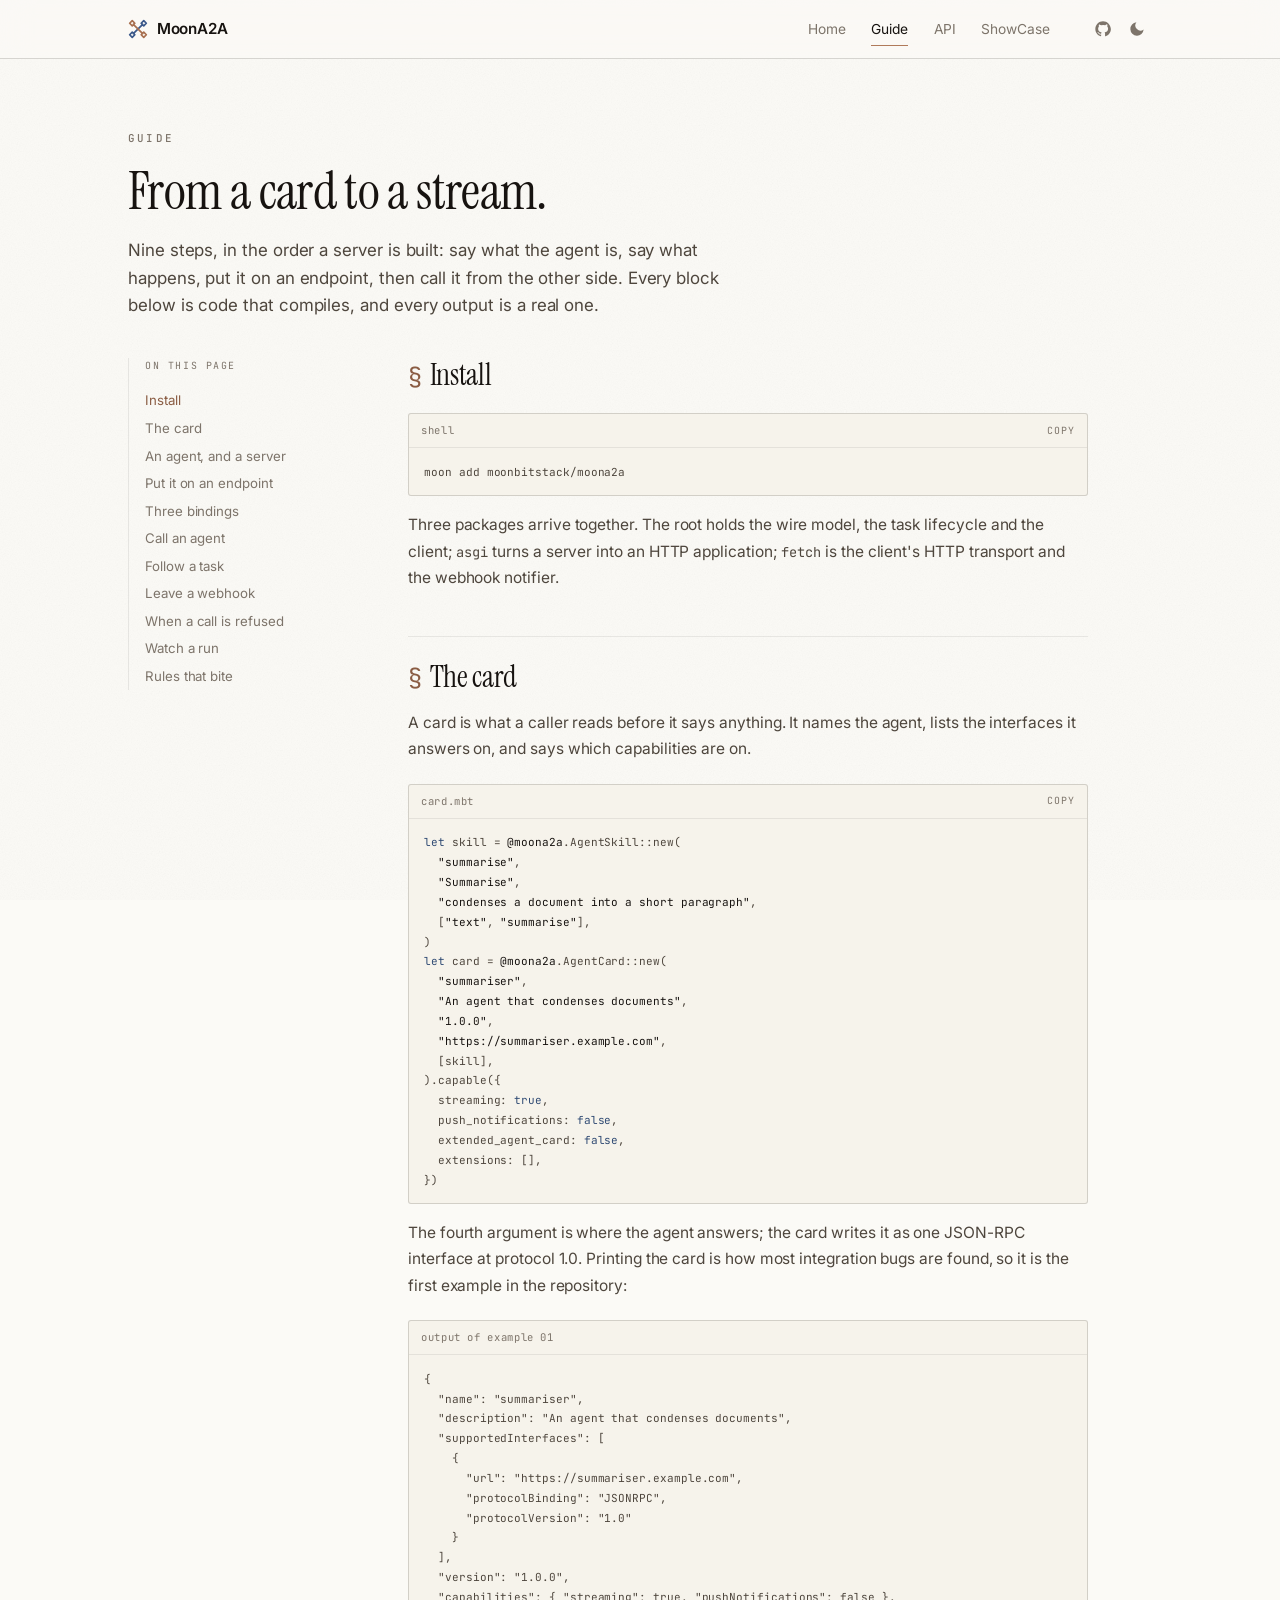
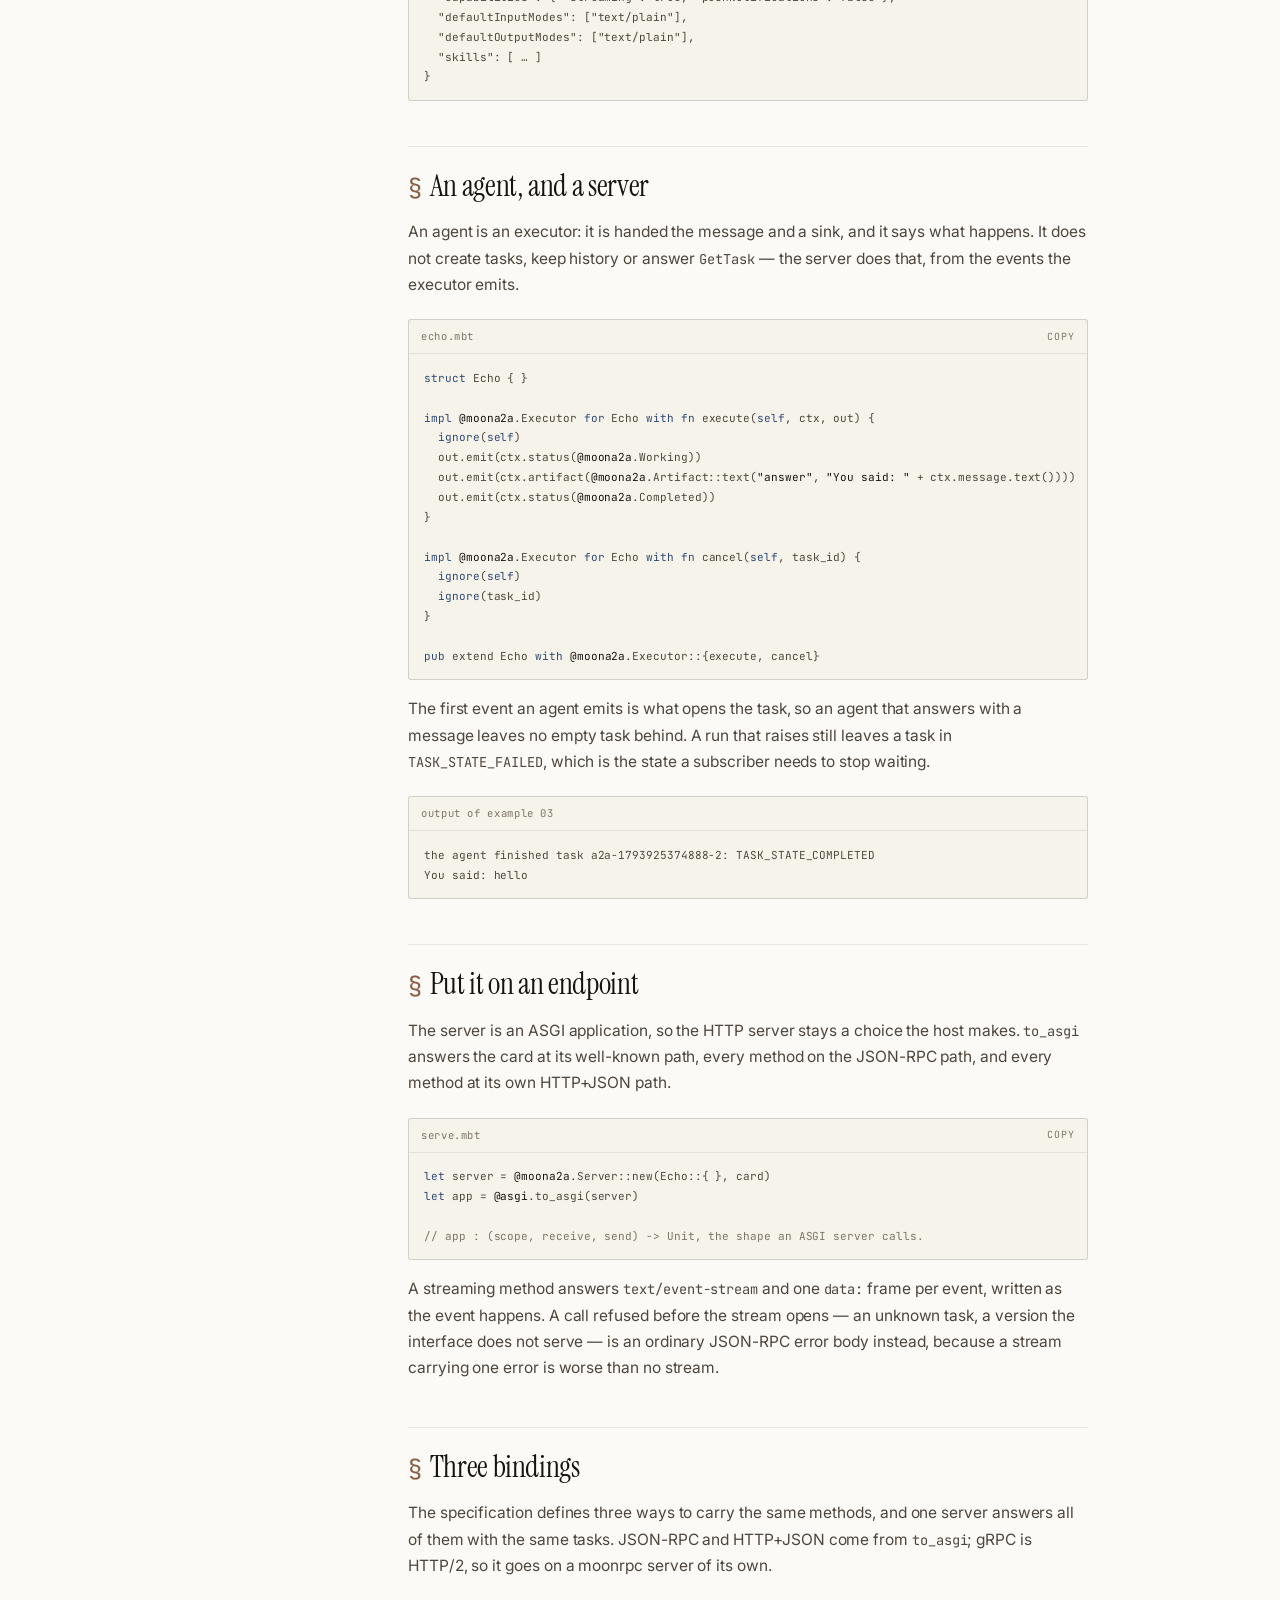
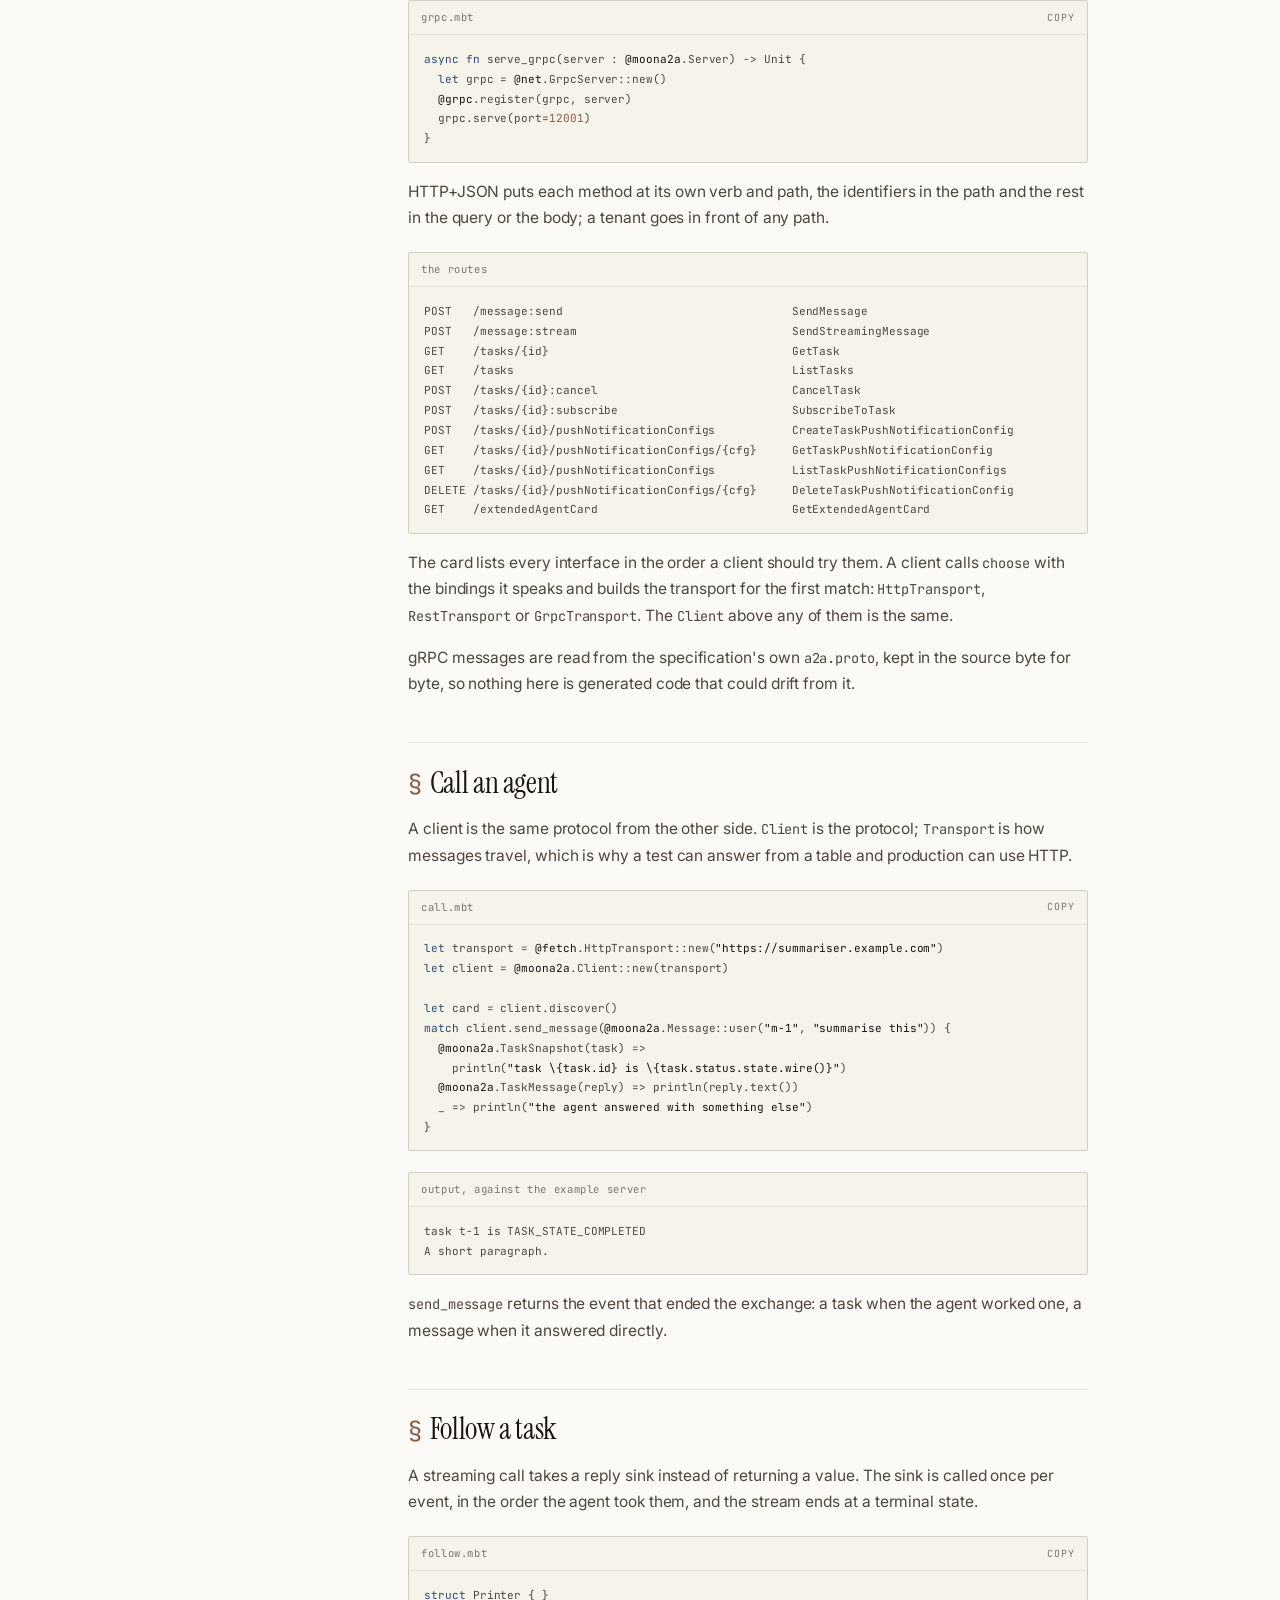
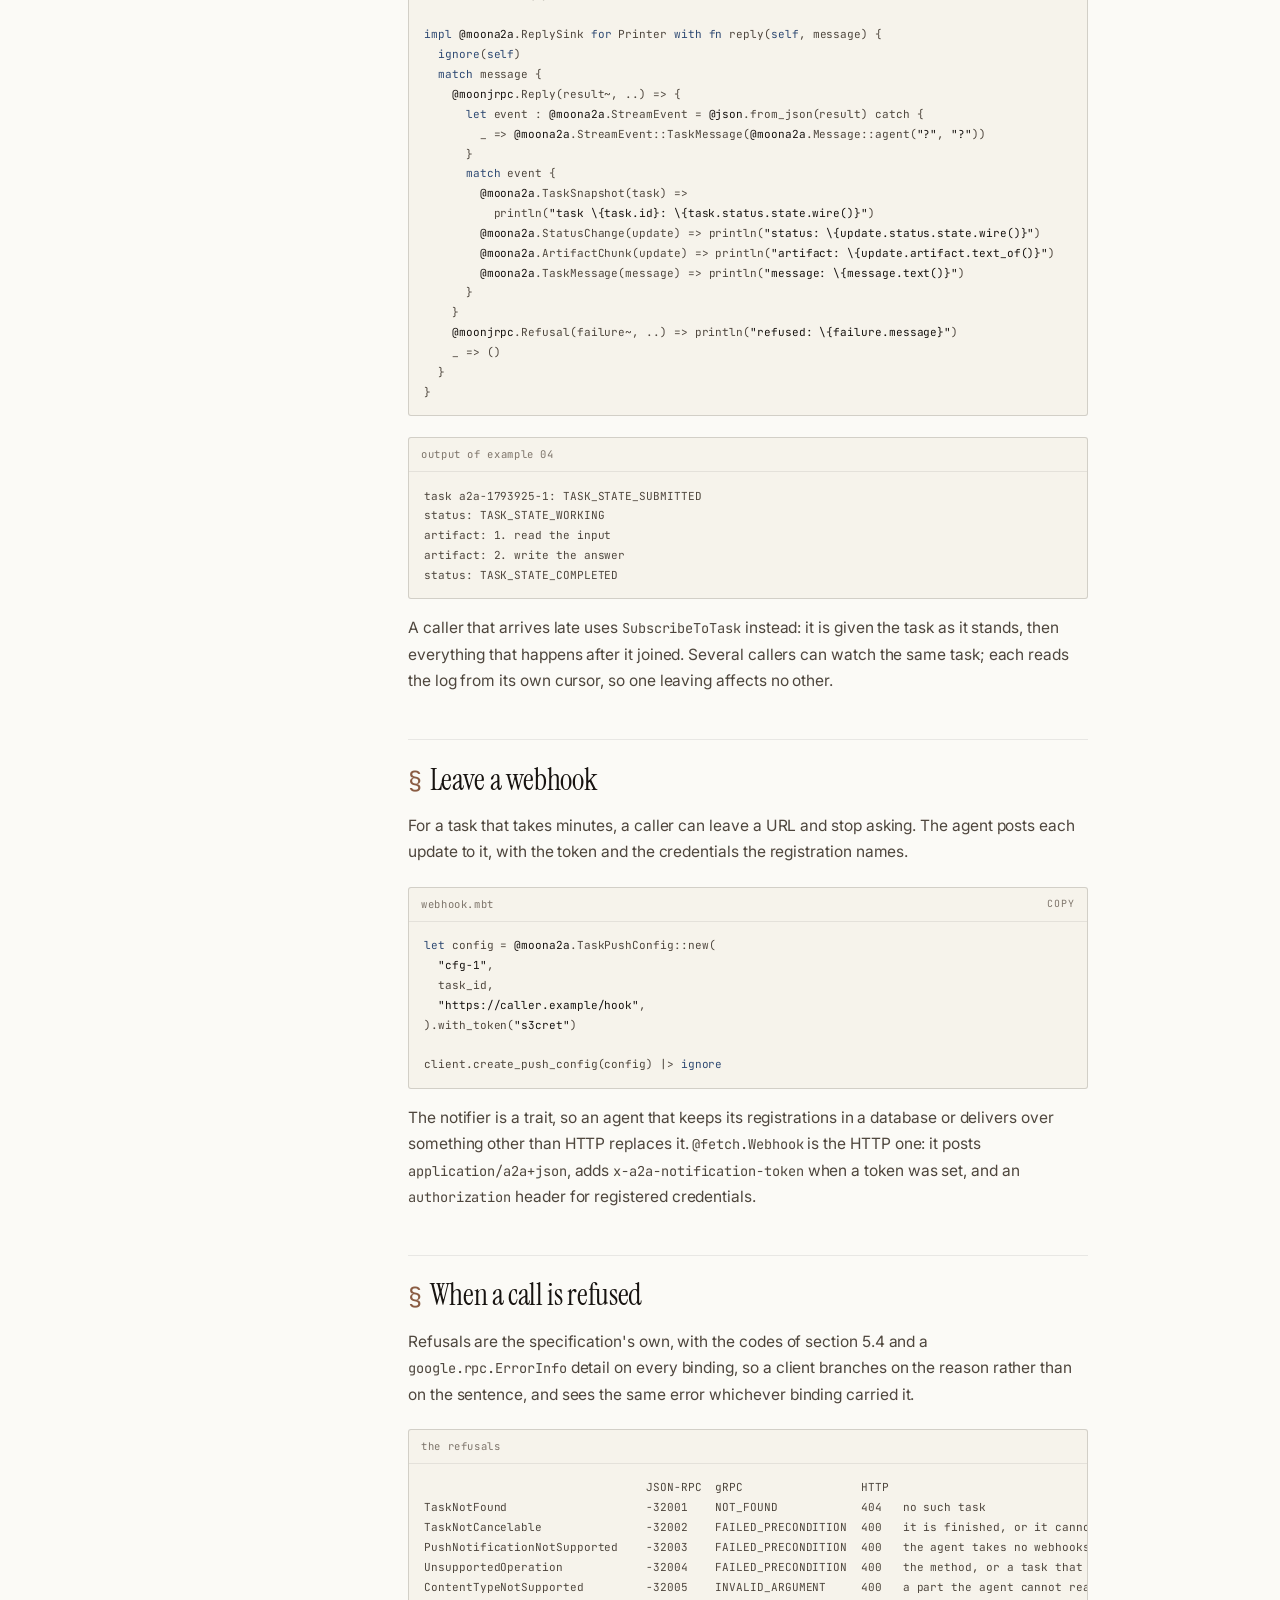
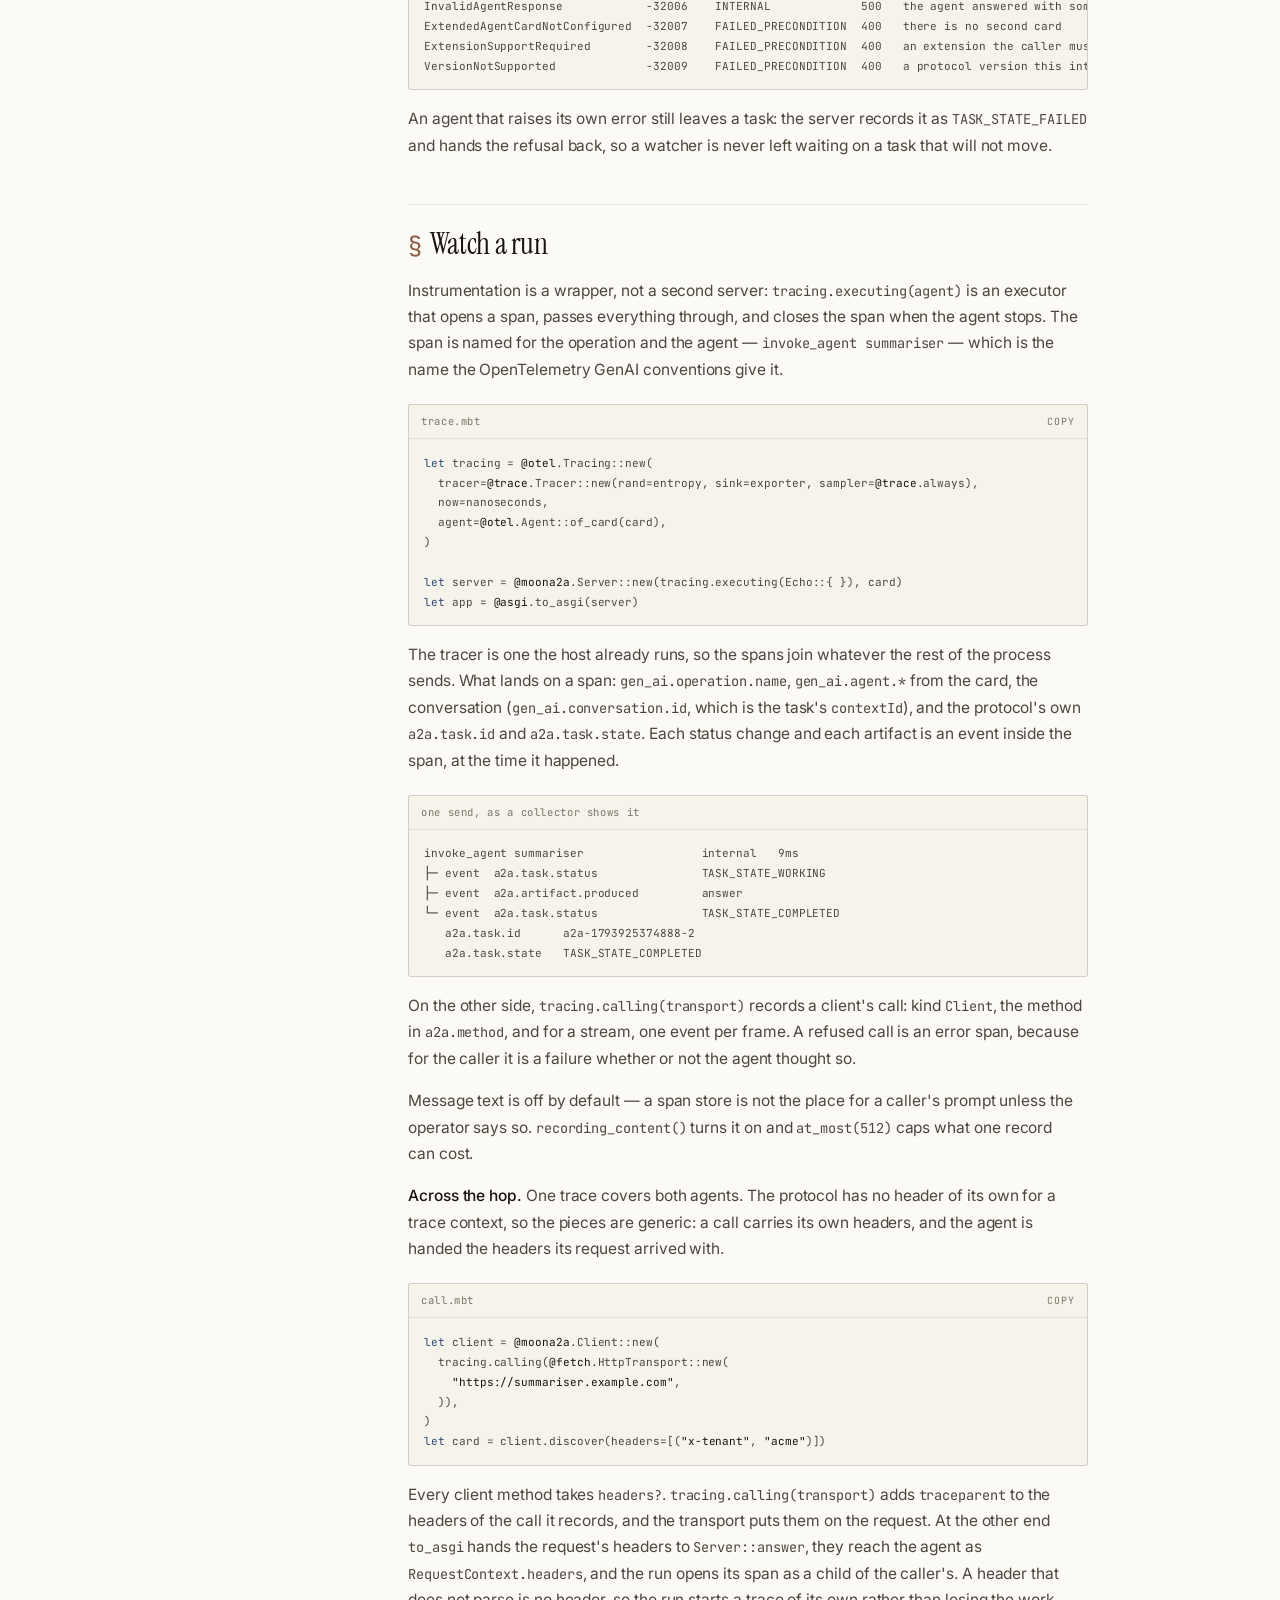
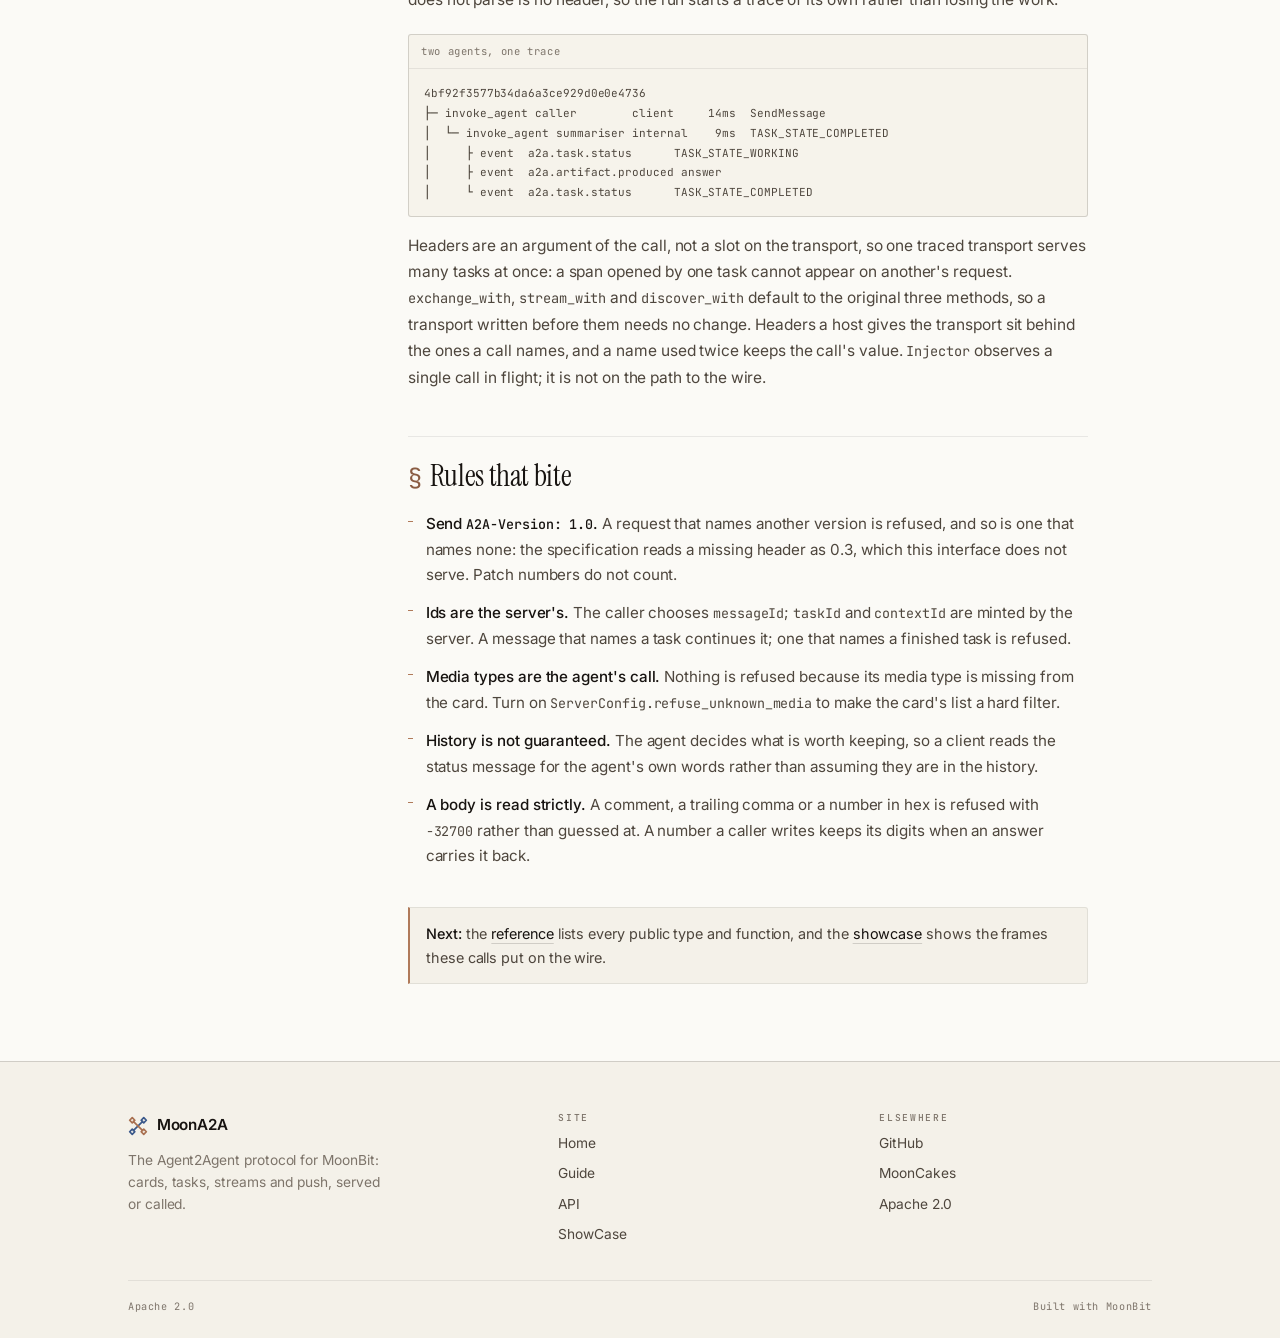
<file: docs/guide.html>
<!DOCTYPE html>
<html lang="en">
<head>
<meta charset="utf-8">
<meta name="viewport" content="width=device-width, initial-scale=1">
<title>Guide — MoonA2A</title>
<meta name="description" content="A guide to moona2a: publish an agent card, write an executor, serve the JSON-RPC endpoint as ASGI, call an agent, follow a task's stream, and register a webhook.">
<meta name="theme-color" content="#fbfaf6">
<script>try{var e=document.documentElement,n=performance.getEntriesByType("navigation")[0];if(n&&n.type==="reload")sessionStorage.removeItem("moona2a-theme");else{var t=sessionStorage.getItem("moona2a-theme");if(t)e.setAttribute("data-theme",t)}}catch(r){}</script>
<link rel="icon" href="data:image/svg+xml,%3Csvg%20xmlns='http://www.w3.org/2000/svg'%20viewBox='0%200%2024%2024'%3E%3Crect%20width='24'%20height='24'%20fill='%23fbfaf6'/%3E%3Cg%20fill='none'%20stroke-width='2.05'%20stroke-linecap='round'%20stroke-linejoin='round'%3E%3Cpath%20d='M6.37%2017.63%2017.63%206.37M7.69%2018.39%205.10%2015.80%202.00%2018.90%205.10%2022.00%208.20%2018.90%205.61%2016.31M16.31%205.61%2018.90%208.20%2022.00%205.10%2018.90%202.00%2015.80%205.10%2018.39%207.69'%20stroke='%232f4a73'/%3E%3Cpath%20d='M6.37%206.37%2017.63%2017.63M5.61%207.69%208.20%205.10%205.10%202.00%202.00%205.10%205.10%208.20%207.69%205.61M18.39%2016.31%2015.80%2018.90%2018.90%2022.00%2022.00%2018.90%2018.90%2015.80%2016.31%2018.39'%20stroke='%23a86f4f'/%3E%3C/g%3E%3C/svg%3E">
<link rel="preconnect" href="https://fonts.googleapis.com">
<link rel="preconnect" href="https://fonts.gstatic.com" crossorigin>
<link href="https://fonts.googleapis.com/css2?family=Inter:wght@400;500;600&family=Instrument+Serif:ital@0;1&family=JetBrains+Mono:wght@400;500&display=swap" rel="stylesheet">
<link rel="stylesheet" href="assets/site.css">
<script src="assets/site.js" defer></script>
</head>
<body id="top">
<a class="skip" href="#main">Skip to content</a>

<header class="topbar">
  <div class="wrap bar">
    <a class="brand" href="index.html">
      <svg class="mark" viewBox="0 0 24 24" aria-hidden="true"><path class="m-b" d="M6.37 17.63 17.63 6.37M7.69 18.39 5.10 15.80 2.00 18.90 5.10 22.00 8.20 18.90 5.61 16.31M16.31 5.61 18.90 8.20 22.00 5.10 18.90 2.00 15.80 5.10 18.39 7.69"/><path class="m-a" d="M6.37 6.37 17.63 17.63M5.61 7.69 8.20 5.10 5.10 2.00 2.00 5.10 5.10 8.20 7.69 5.61M18.39 16.31 15.80 18.90 18.90 22.00 22.00 18.90 18.90 15.80 16.31 18.39"/></svg>
      <span>MoonA2A</span>
    </a>
    <nav class="mainnav" aria-label="Primary">
      <a href="index.html">Home</a>
      <a href="guide.html" aria-current="page">Guide</a>
      <a href="api.html">API</a>
      <a href="showcase.html">ShowCase</a>
    </nav>
    <div class="tools">
      <a class="icon-btn tip" href="https://github.com/moonbitstack/moona2a" target="_blank" rel="noopener" aria-label="GitHub repository" data-tip="Source">
        <svg viewBox="0 0 24 24" fill="currentColor" aria-hidden="true"><path d="M12 .5C5.7.5.5 5.7.5 12c0 5.1 3.3 9.4 7.9 10.9.6.1.8-.3.8-.6v-2c-3.2.7-3.9-1.4-3.9-1.4-.5-1.3-1.3-1.7-1.3-1.7-1.1-.7.1-.7.1-.7 1.2.1 1.8 1.2 1.8 1.2 1 1.8 2.7 1.3 3.4 1 .1-.8.4-1.3.7-1.6-2.6-.3-5.3-1.3-5.3-5.7 0-1.3.5-2.3 1.2-3.1-.1-.3-.5-1.5.1-3.1 0 0 1-.3 3.3 1.2a11.5 11.5 0 0 1 6 0C17.3 4.7 18.3 5 18.3 5c.6 1.6.2 2.8.1 3.1.8.8 1.2 1.8 1.2 3.1 0 4.4-2.7 5.4-5.3 5.7.4.4.8 1.1.8 2.2v3.3c0 .3.2.7.8.6 4.6-1.5 7.9-5.8 7.9-10.9C23.5 5.7 18.3.5 12 .5z"/></svg>
      </a>
      <button class="icon-btn theme-toggle tip" type="button" aria-label="Switch to dark" data-tip="Dark">
        <svg class="sun" viewBox="0 0 24 24" fill="none" stroke="currentColor" stroke-width="1.6" stroke-linecap="round" aria-hidden="true"><circle cx="12" cy="12" r="4.6"/><path d="M12 2.2v2.2M12 19.6v2.2M2.2 12h2.2M19.6 12h2.2M5.1 5.1l1.6 1.6M17.3 17.3l1.6 1.6M18.9 5.1l-1.6 1.6M6.7 17.3l-1.6 1.6"/></svg>
        <svg class="moon" viewBox="0 0 24 24" fill="currentColor" aria-hidden="true"><path d="M22 12.88A10 10 0 1 1 11.12 2a7.78 7.78 0 0 0 10.88 10.88z"/></svg>
      </button>
    </div>
  </div>
</header>

<main id="main">

<section class="page-hero">
  <div class="wrap">
    <span class="eyebrow">Guide</span>
    <h1>From a card to a stream.</h1>
    <p class="lede">Nine steps, in the order a server is built: say what the agent is, say what happens, put it on an endpoint, then call it from the other side. Every block below is code that compiles, and every output is a real one.</p>
  </div>
</section>

<div class="wrap guide-layout">
  <nav class="toc" aria-label="Contents">
    <div class="toc-title">On this page</div>
    <a href="#install">Install</a>
    <a href="#card">The card</a>
    <a href="#agent">An agent, and a server</a>
    <a href="#endpoint">Put it on an endpoint</a>
    <a href="#bindings">Three bindings</a>
    <a href="#call">Call an agent</a>
    <a href="#stream">Follow a task</a>
    <a href="#push">Leave a webhook</a>
    <a href="#errors">When a call is refused</a>
    <a href="#trace">Watch a run</a>
    <a href="#rules">Rules that bite</a>
  </nav>

  <div class="prose">

    <h2 id="install">Install</h2>
    <div class="code-block" data-copy>
      <div class="cap">shell</div>
<!-- nocheck -->
<pre><code>moon add moonbitstack/moona2a</code></pre>
    </div>
    <p>Three packages arrive together. The root holds the wire model, the task lifecycle and the client; <code>asgi</code> turns a server into an HTTP application; <code>fetch</code> is the client's HTTP transport and the webhook notifier.</p>

    <h2 id="card">The card</h2>
    <p>A card is what a caller reads before it says anything. It names the agent, lists the interfaces it answers on, and says which capabilities are on.</p>
    <div class="code-block" data-copy>
      <div class="cap">card.mbt</div>
<pre data-lang="moonbit"><code>let skill = @moona2a.AgentSkill::new(
  "summarise",
  "Summarise",
  "condenses a document into a short paragraph",
  ["text", "summarise"],
)
let card = @moona2a.AgentCard::new(
  "summariser",
  "An agent that condenses documents",
  "1.0.0",
  "https://summariser.example.com",
  [skill],
).capable({
  streaming: true,
  push_notifications: false,
  extended_agent_card: false,
  extensions: [],
})</code></pre>
    </div>
    <p>The fourth argument is where the agent answers; the card writes it as one JSON-RPC interface at protocol 1.0. Printing the card is how most integration bugs are found, so it is the first example in the repository:</p>
    <div class="code-block">
      <div class="cap">output of example 01</div>
<!-- nocheck -->
<pre><code>{
  "name": "summariser",
  "description": "An agent that condenses documents",
  "supportedInterfaces": [
    {
      "url": "https://summariser.example.com",
      "protocolBinding": "JSONRPC",
      "protocolVersion": "1.0"
    }
  ],
  "version": "1.0.0",
  "capabilities": { "streaming": true, "pushNotifications": false },
  "defaultInputModes": ["text/plain"],
  "defaultOutputModes": ["text/plain"],
  "skills": [ … ]
}</code></pre>
    </div>

    <h2 id="agent">An agent, and a server</h2>
    <p>An agent is an executor: it is handed the message and a sink, and it says what happens. It does not create tasks, keep history or answer <code>GetTask</code> — the server does that, from the events the executor emits.</p>
    <div class="code-block" data-copy>
      <div class="cap">echo.mbt</div>
<pre data-lang="moonbit"><code>struct Echo { }

impl @moona2a.Executor for Echo with fn execute(self, ctx, out) {
  ignore(self)
  out.emit(ctx.status(@moona2a.Working))
  out.emit(ctx.artifact(@moona2a.Artifact::text("answer", "You said: " + ctx.message.text())))
  out.emit(ctx.status(@moona2a.Completed))
}

impl @moona2a.Executor for Echo with fn cancel(self, task_id) {
  ignore(self)
  ignore(task_id)
}

pub extend Echo with @moona2a.Executor::{execute, cancel}</code></pre>
    </div>
    <p>The first event an agent emits is what opens the task, so an agent that answers with a message leaves no empty task behind. A run that raises still leaves a task in <code>TASK_STATE_FAILED</code>, which is the state a subscriber needs to stop waiting.</p>
    <div class="code-block">
      <div class="cap">output of example 03</div>
<!-- nocheck -->
<pre><code>the agent finished task a2a-1793925374888-2: TASK_STATE_COMPLETED
You said: hello</code></pre>
    </div>

    <h2 id="endpoint">Put it on an endpoint</h2>
    <p>The server is an ASGI application, so the HTTP server stays a choice the host makes. <code>to_asgi</code> answers the card at its well-known path, every method on the JSON-RPC path, and every method at its own HTTP+JSON path.</p>
    <div class="code-block" data-copy>
      <div class="cap">serve.mbt</div>
<pre data-lang="moonbit"><code>let server = @moona2a.Server::new(Echo::{ }, card)
let app = @asgi.to_asgi(server)

// app : (scope, receive, send) -> Unit, the shape an ASGI server calls.</code></pre>
    </div>
    <p>A streaming method answers <code>text/event-stream</code> and one <code>data:</code> frame per event, written as the event happens. A call refused before the stream opens — an unknown task, a version the interface does not serve — is an ordinary JSON-RPC error body instead, because a stream carrying one error is worse than no stream.</p>

    <h2 id="bindings">Three bindings</h2>
    <p>The specification defines three ways to carry the same methods, and one server answers all of them with the same tasks. JSON-RPC and HTTP+JSON come from <code>to_asgi</code>; gRPC is HTTP/2, so it goes on a moonrpc server of its own.</p>
    <div class="code-block" data-copy>
      <div class="cap">grpc.mbt</div>
<pre data-lang="moonbit"><code>async fn serve_grpc(server : @moona2a.Server) -&gt; Unit {
  let grpc = @net.GrpcServer::new()
  @grpc.register(grpc, server)
  grpc.serve(port=12001)
}</code></pre>
    </div>
    <p>HTTP+JSON puts each method at its own verb and path, the identifiers in the path and the rest in the query or the body; a tenant goes in front of any path.</p>
    <div class="code-block">
      <div class="cap">the routes</div>
<!-- nocheck -->
<pre><code>POST   /message:send                                 SendMessage
POST   /message:stream                               SendStreamingMessage
GET    /tasks/{id}                                   GetTask
GET    /tasks                                        ListTasks
POST   /tasks/{id}:cancel                            CancelTask
POST   /tasks/{id}:subscribe                         SubscribeToTask
POST   /tasks/{id}/pushNotificationConfigs           CreateTaskPushNotificationConfig
GET    /tasks/{id}/pushNotificationConfigs/{cfg}     GetTaskPushNotificationConfig
GET    /tasks/{id}/pushNotificationConfigs           ListTaskPushNotificationConfigs
DELETE /tasks/{id}/pushNotificationConfigs/{cfg}     DeleteTaskPushNotificationConfig
GET    /extendedAgentCard                            GetExtendedAgentCard</code></pre>
    </div>
    <p>The card lists every interface in the order a client should try them. A client calls <code>choose</code> with the bindings it speaks and builds the transport for the first match: <code>HttpTransport</code>, <code>RestTransport</code> or <code>GrpcTransport</code>. The <code>Client</code> above any of them is the same.</p>
    <p>gRPC messages are read from the specification's own <code>a2a.proto</code>, kept in the source byte for byte, so nothing here is generated code that could drift from it.</p>

    <h2 id="call">Call an agent</h2>
    <p>A client is the same protocol from the other side. <code>Client</code> is the protocol; <code>Transport</code> is how messages travel, which is why a test can answer from a table and production can use HTTP.</p>
    <div class="code-block" data-copy>
      <div class="cap">call.mbt</div>
<pre data-lang="moonbit"><code>let transport = @fetch.HttpTransport::new("https://summariser.example.com")
let client = @moona2a.Client::new(transport)

let card = client.discover()
match client.send_message(@moona2a.Message::user("m-1", "summarise this")) {
  @moona2a.TaskSnapshot(task) =>
    println("task \{task.id} is \{task.status.state.wire()}")
  @moona2a.TaskMessage(reply) => println(reply.text())
  _ => println("the agent answered with something else")
}</code></pre>
    </div>
    <div class="code-block">
      <div class="cap">output, against the example server</div>
<!-- nocheck -->
<pre><code>task t-1 is TASK_STATE_COMPLETED
A short paragraph.</code></pre>
    </div>
    <p><code>send_message</code> returns the event that ended the exchange: a task when the agent worked one, a message when it answered directly.</p>

    <h2 id="stream">Follow a task</h2>
    <p>A streaming call takes a reply sink instead of returning a value. The sink is called once per event, in the order the agent took them, and the stream ends at a terminal state.</p>
    <div class="code-block" data-copy>
      <div class="cap">follow.mbt</div>
<pre data-lang="moonbit"><code>struct Printer { }

impl @moona2a.ReplySink for Printer with fn reply(self, message) {
  ignore(self)
  match message {
    @moonjrpc.Reply(result~, ..) => {
      let event : @moona2a.StreamEvent = @json.from_json(result) catch {
        _ => @moona2a.StreamEvent::TaskMessage(@moona2a.Message::agent("?", "?"))
      }
      match event {
        @moona2a.TaskSnapshot(task) =>
          println("task \{task.id}: \{task.status.state.wire()}")
        @moona2a.StatusChange(update) => println("status: \{update.status.state.wire()}")
        @moona2a.ArtifactChunk(update) => println("artifact: \{update.artifact.text_of()}")
        @moona2a.TaskMessage(message) => println("message: \{message.text()}")
      }
    }
    @moonjrpc.Refusal(failure~, ..) => println("refused: \{failure.message}")
    _ => ()
  }
}</code></pre>
    </div>
    <div class="code-block">
      <div class="cap">output of example 04</div>
<!-- nocheck -->
<pre><code>task a2a-1793925-1: TASK_STATE_SUBMITTED
status: TASK_STATE_WORKING
artifact: 1. read the input
artifact: 2. write the answer
status: TASK_STATE_COMPLETED</code></pre>
    </div>
    <p>A caller that arrives late uses <code>SubscribeToTask</code> instead: it is given the task as it stands, then everything that happens after it joined. Several callers can watch the same task; each reads the log from its own cursor, so one leaving affects no other.</p>

    <h2 id="push">Leave a webhook</h2>
    <p>For a task that takes minutes, a caller can leave a URL and stop asking. The agent posts each update to it, with the token and the credentials the registration names.</p>
    <div class="code-block" data-copy>
      <div class="cap">webhook.mbt</div>
<pre data-lang="moonbit"><code>let config = @moona2a.TaskPushConfig::new(
  "cfg-1",
  task_id,
  "https://caller.example/hook",
).with_token("s3cret")

client.create_push_config(config) |> ignore</code></pre>
    </div>
    <p>The notifier is a trait, so an agent that keeps its registrations in a database or delivers over something other than HTTP replaces it. <code>@fetch.Webhook</code> is the HTTP one: it posts <code>application/a2a+json</code>, adds <code>x-a2a-notification-token</code> when a token was set, and an <code>authorization</code> header for registered credentials.</p>

    <h2 id="errors">When a call is refused</h2>
    <p>Refusals are the specification's own, with the codes of section 5.4 and a <code>google.rpc.ErrorInfo</code> detail on every binding, so a client branches on the reason rather than on the sentence, and sees the same error whichever binding carried it.</p>
    <div class="code-block">
      <div class="cap">the refusals</div>
<!-- nocheck -->
<pre><code>                                JSON-RPC  gRPC                 HTTP
TaskNotFound                    -32001    NOT_FOUND            404   no such task
TaskNotCancelable               -32002    FAILED_PRECONDITION  400   it is finished, or it cannot stop
PushNotificationNotSupported    -32003    FAILED_PRECONDITION  400   the agent takes no webhooks
UnsupportedOperation            -32004    FAILED_PRECONDITION  400   the method, or a task that is over
ContentTypeNotSupported         -32005    INVALID_ARGUMENT     400   a part the agent cannot read
InvalidAgentResponse            -32006    INTERNAL             500   the agent answered with something else
ExtendedAgentCardNotConfigured  -32007    FAILED_PRECONDITION  400   there is no second card
ExtensionSupportRequired        -32008    FAILED_PRECONDITION  400   an extension the caller must honour
VersionNotSupported             -32009    FAILED_PRECONDITION  400   a protocol version this interface does not speak</code></pre>
    </div>
    <p>An agent that raises its own error still leaves a task: the server records it as <code>TASK_STATE_FAILED</code> and hands the refusal back, so a watcher is never left waiting on a task that will not move.</p>

    <h2 id="trace">Watch a run</h2>
    <p>Instrumentation is a wrapper, not a second server: <code>tracing.executing(agent)</code> is an executor that opens a span, passes everything through, and closes the span when the agent stops. The span is named for the operation and the agent — <code>invoke_agent summariser</code> — which is the name the OpenTelemetry GenAI conventions give it.</p>
    <div class="code-block" data-copy>
      <div class="cap">trace.mbt</div>
<pre data-lang="moonbit"><code>let tracing = @otel.Tracing::new(
  tracer=@trace.Tracer::new(rand=entropy, sink=exporter, sampler=@trace.always),
  now=nanoseconds,
  agent=@otel.Agent::of_card(card),
)

let server = @moona2a.Server::new(tracing.executing(Echo::{ }), card)
let app = @asgi.to_asgi(server)</code></pre>
    </div>
    <p>The tracer is one the host already runs, so the spans join whatever the rest of the process sends. What lands on a span: <code>gen_ai.operation.name</code>, <code>gen_ai.agent.*</code> from the card, the conversation (<code>gen_ai.conversation.id</code>, which is the task's <code>contextId</code>), and the protocol's own <code>a2a.task.id</code> and <code>a2a.task.state</code>. Each status change and each artifact is an event inside the span, at the time it happened.</p>
    <div class="code-block">
      <div class="cap">one send, as a collector shows it</div>
<!-- nocheck -->
<pre><code>invoke_agent summariser                 internal   9ms
├─ event  a2a.task.status               TASK_STATE_WORKING
├─ event  a2a.artifact.produced         answer
└─ event  a2a.task.status               TASK_STATE_COMPLETED
   a2a.task.id      a2a-1793925374888-2
   a2a.task.state   TASK_STATE_COMPLETED</code></pre>
    </div>
    <p>On the other side, <code>tracing.calling(transport)</code> records a client's call: kind <code>Client</code>, the method in <code>a2a.method</code>, and for a stream, one event per frame. A refused call is an error span, because for the caller it is a failure whether or not the agent thought so.</p>
    <p>Message text is off by default — a span store is not the place for a caller's prompt unless the operator says so. <code>recording_content()</code> turns it on and <code>at_most(512)</code> caps what one record can cost.</p>

    <p><b>Across the hop.</b> One trace covers both agents. The protocol has no header of its own for a trace context, so the pieces are generic: a call carries its own headers, and the agent is handed the headers its request arrived with.</p>
    <div class="code-block" data-copy>
      <div class="cap">call.mbt</div>
<pre data-lang="moonbit"><code>let client = @moona2a.Client::new(
  tracing.calling(@fetch.HttpTransport::new(
    "https://summariser.example.com",
  )),
)
let card = client.discover(headers=[("x-tenant", "acme")])</code></pre>
    </div>
    <p>Every client method takes <code>headers?</code>. <code>tracing.calling(transport)</code> adds <code>traceparent</code> to the headers of the call it records, and the transport puts them on the request. At the other end <code>to_asgi</code> hands the request's headers to <code>Server::answer</code>, they reach the agent as <code>RequestContext.headers</code>, and the run opens its span as a child of the caller's. A header that does not parse is no header, so the run starts a trace of its own rather than losing the work.</p>
    <div class="code-block">
      <div class="cap">two agents, one trace</div>
<!-- nocheck -->
<pre><code>4bf92f3577b34da6a3ce929d0e0e4736
├─ invoke_agent caller        client     14ms  SendMessage
│  └─ invoke_agent summariser internal    9ms  TASK_STATE_COMPLETED
│     ├ event  a2a.task.status      TASK_STATE_WORKING
│     ├ event  a2a.artifact.produced answer
│     └ event  a2a.task.status      TASK_STATE_COMPLETED</code></pre>
    </div>
    <p>Headers are an argument of the call, not a slot on the transport, so one traced transport serves many tasks at once: a span opened by one task cannot appear on another's request. <code>exchange_with</code>, <code>stream_with</code> and <code>discover_with</code> default to the original three methods, so a transport written before them needs no change. Headers a host gives the transport sit behind the ones a call names, and a name used twice keeps the call's value. <code>Injector</code> observes a single call in flight; it is not on the path to the wire.</p>

    <h2 id="rules">Rules that bite</h2>
    <ul>
      <li><b>Send <code>A2A-Version: 1.0</code>.</b> A request that names another version is refused, and so is one that names none: the specification reads a missing header as 0.3, which this interface does not serve. Patch numbers do not count.</li>
      <li><b>Ids are the server's.</b> The caller chooses <code>messageId</code>; <code>taskId</code> and <code>contextId</code> are minted by the server. A message that names a task continues it; one that names a finished task is refused.</li>
      <li><b>Media types are the agent's call.</b> Nothing is refused because its media type is missing from the card. Turn on <code>ServerConfig.refuse_unknown_media</code> to make the card's list a hard filter.</li>
      <li><b>History is not guaranteed.</b> The agent decides what is worth keeping, so a client reads the status message for the agent's own words rather than assuming they are in the history.</li>
      <li><b>A body is read strictly.</b> A comment, a trailing comma or a number in hex is refused with <code>-32700</code> rather than guessed at. A number a caller writes keeps its digits when an answer carries it back.</li>
    </ul>

    <div class="note" style="margin-top:2.4rem">
      <b>Next:</b> the <a href="api.html">reference</a> lists every public type and function, and the <a href="showcase.html">showcase</a> shows the frames these calls put on the wire.
    </div>

  </div>
</div>

</main>

<footer class="foot">
  <div class="wrap">
    <div class="foot-main">
      <div class="foot-brand">
        <a class="brand" href="index.html">
          <svg class="mark" viewBox="0 0 24 24" aria-hidden="true"><path class="m-b" d="M6.37 17.63 17.63 6.37M7.69 18.39 5.10 15.80 2.00 18.90 5.10 22.00 8.20 18.90 5.61 16.31M16.31 5.61 18.90 8.20 22.00 5.10 18.90 2.00 15.80 5.10 18.39 7.69"/><path class="m-a" d="M6.37 6.37 17.63 17.63M5.61 7.69 8.20 5.10 5.10 2.00 2.00 5.10 5.10 8.20 7.69 5.61M18.39 16.31 15.80 18.90 18.90 22.00 22.00 18.90 18.90 15.80 16.31 18.39"/></svg>
          <span>MoonA2A</span>
        </a>
        <p class="tag">The Agent2Agent protocol for MoonBit: cards, tasks, streams and push, served or called.</p>
      </div>
      <div class="foot-col">
        <h4>Site</h4>
        <a href="index.html">Home</a>
        <a href="guide.html">Guide</a>
        <a href="api.html">API</a>
        <a href="showcase.html">ShowCase</a>
      </div>
      <div class="foot-col">
        <h4>Elsewhere</h4>
        <a href="https://github.com/moonbitstack/moona2a" target="_blank" rel="noopener">GitHub</a>
        <a href="https://mooncakes.io/docs/moonbitstack/moona2a" target="_blank" rel="noopener">MoonCakes</a>
        <a href="https://github.com/moonbitstack/moona2a/blob/master/LICENSE" target="_blank" rel="noopener">Apache 2.0</a>
      </div>
    </div>
    <div class="legal"><span>Apache 2.0</span><span>Built with MoonBit</span></div>
  </div>
</footer>
</body>
</html>
</file>
<file: docs/assets/site.css>
/* ------------------------------------------------------------------- tokens */
:root {
  --sans: "Inter", ui-sans-serif, system-ui, -apple-system, "Segoe UI", "Helvetica Neue", Arial, sans-serif;
  --serif: "Instrument Serif", "Iowan Old Style", "Palatino Linotype", Palatino, "Book Antiqua", Georgia, ui-serif, serif;
  --mono: "JetBrains Mono", ui-monospace, "Cascadia Mono", "SFMono-Regular", Consolas, monospace;
  --paper: #fbfaf6;
  --paper-2: #f4f1e9;
  --paper-3: #eae6db;
  --code: #f6f3eb;
  --ink: #171310;
  --ink-2: #4e463d;
  --ink-3: #7d746a;
  --rose: #b07a5a;
  --rose-2: #d2a184;
  --rose-3: #e9c9b4;
  --rose-ink: #8a5c43;
  --on-rose: #241309;
  --blue: #2f4a73;
  --blue-2: #4a6d9e;
  --blue-3: #dbe3ef;
  --mark-a: #a86f4f;
  --mark-b: #3a588a;
  --hair: color-mix(in srgb, var(--ink) 16%, transparent);
  --hair-2: color-mix(in srgb, var(--ink) 8%, transparent);
  --wash: color-mix(in srgb, var(--ink) 4%, transparent);
  --rose-wash: color-mix(in srgb, var(--rose) 10%, transparent);
  --blue-wash: color-mix(in srgb, var(--blue) 9%, transparent);
  --select: color-mix(in srgb, var(--rose) 22%, transparent);
  --sb-track: color-mix(in srgb, var(--ink) 4%, transparent);
  --sb-thumb: color-mix(in srgb, var(--ink) 30%, transparent);
  --sb-thumb-dim: color-mix(in srgb, var(--ink) 15%, transparent);
  --sb-thumb-in: color-mix(in srgb, var(--ink) 19%, transparent);
  --rail-ink: #d3ccbf;
  --node-ink: #b3aa9b;
  --wrap: 1128px;
  --gutter: clamp(1.25rem, 4.2vw, 3.25rem);
  --ease: cubic-bezier(0.2, 0.7, 0.3, 1);
  --grain: url("data:image/svg+xml,%3Csvg xmlns='http://www.w3.org/2000/svg' width='160' height='160'%3E%3Cfilter id='g'%3E%3CfeTurbulence type='fractalNoise' baseFrequency='.86' numOctaves='3' stitchTiles='stitch'/%3E%3CfeColorMatrix type='saturate' values='0'/%3E%3C/filter%3E%3Crect width='160' height='160' filter='url(%23g)' opacity='.07'/%3E%3C/svg%3E");
  --hatch: repeating-linear-gradient(135deg, color-mix(in srgb, var(--ink) 14%, transparent) 0 1px, transparent 1px 6px);
  --hatch-rose: repeating-linear-gradient(135deg, color-mix(in srgb, var(--rose) 34%, transparent) 0 1px, transparent 1px 5px);
  color-scheme: light;
}
[data-theme="dark"] {
  --paper: #12100d;
  --paper-2: #1a1713;
  --paper-3: #221e19;
  --code: #18150f;
  --ink: #f3ede4;
  --ink-2: #bcb3a6;
  --ink-3: #8b8275;
  --rose: #d9a284;
  --rose-2: #eec4ac;
  --rose-3: #f6ddcd;
  --rose-ink: #e3b096;
  --on-rose: #120b07;
  --blue: #9fb9dc;
  --blue-2: #b7cbe8;
  --blue-3: #23334b;
  --mark-a: #e0ab8e;
  --mark-b: #93aed2;
  --sb-track: color-mix(in srgb, var(--ink) 7%, transparent);
  --sb-thumb: color-mix(in srgb, var(--ink) 42%, transparent);
  --sb-thumb-dim: color-mix(in srgb, var(--ink) 26%, transparent);
  --sb-thumb-in: color-mix(in srgb, var(--ink) 34%, transparent);
  --rail-ink: #3f3a33;
  --node-ink: #6d6459;
  color-scheme: dark;
}
@media (prefers-color-scheme: dark) {
  :root:not([data-theme="light"]) {
    --paper: #12100d;
    --paper-2: #1a1713;
    --paper-3: #221e19;
    --code: #18150f;
    --ink: #f3ede4;
    --ink-2: #bcb3a6;
    --ink-3: #8b8275;
    --rose: #d9a284;
    --rose-2: #eec4ac;
    --rose-3: #f6ddcd;
    --rose-ink: #e3b096;
    --on-rose: #120b07;
    --blue: #9fb9dc;
    --blue-2: #b7cbe8;
    --blue-3: #23334b;
    --mark-a: #e0ab8e;
    --mark-b: #93aed2;
    --sb-track: color-mix(in srgb, var(--ink) 7%, transparent);
    --sb-thumb: color-mix(in srgb, var(--ink) 42%, transparent);
    --sb-thumb-dim: color-mix(in srgb, var(--ink) 26%, transparent);
    --sb-thumb-in: color-mix(in srgb, var(--ink) 34%, transparent);
    --rail-ink: #3f3a33;
    --node-ink: #6d6459;
    color-scheme: dark;
  }
}
/* --------------------------------------------------------------------- base */
*,
*::before,
*::after {
  box-sizing: border-box;
}
html {
  -webkit-text-size-adjust: 100%;
  text-underline-offset: 0.24em;
  text-decoration-thickness: 1px;
  scroll-behavior: smooth;
  scroll-padding-top: 78px;
}
@media (prefers-reduced-motion: reduce) {
  html {
    scroll-behavior: auto;
  }
}
body {
  margin: 0;
  background-color: var(--paper);
  background-image: var(--grain);
  background-size: 160px 160px;
  background-blend-mode: multiply;
  background-attachment: fixed;
  color: var(--ink);
  font-family: var(--sans);
  font-size: 16.5px;
  line-height: 1.62;
  letter-spacing: -0.004em;
  font-variant-ligatures: no-contextual;
  -webkit-font-smoothing: antialiased;
  overflow-x: hidden;
  caret-color: var(--rose-ink);
}
[data-theme="dark"] body {
  background-blend-mode: screen;
}
@media (prefers-color-scheme: dark) {
  :root:not([data-theme="light"]) body {
    background-blend-mode: screen;
  }
}
body,
body * {
  -webkit-user-select: none;
  -moz-user-select: none;
  user-select: none;
  -webkit-user-drag: none;
  -webkit-touch-callout: none;
}
pre,
code,
kbd,
samp,
input,
textarea,
.pick {
  -webkit-user-select: text;
  -moz-user-select: text;
  user-select: text;
}
::selection {
  background: var(--select);
  color: var(--ink);
}
h1,
h2,
h3,
h4 {
  margin: 0;
  font-weight: 400;
  line-height: 1.1;
  letter-spacing: -0.012em;
  text-wrap: balance;
}
p {
  margin: 0;
  color: var(--ink-2);
  text-wrap: pretty;
}
a {
  color: inherit;
  text-decoration: none;
}
ul,
ol {
  margin: 0;
  padding: 0;
  list-style: none;
}
img,
svg {
  display: block;
  max-width: 100%;
}
button {
  font: inherit;
  color: inherit;
  background: none;
  border: 0;
  padding: 0;
  cursor: pointer;
}
input {
  font: inherit;
  color: inherit;
}
/* --------------------------------------------------- no browser defaults left */
::placeholder {
  color: var(--ink-3);
  opacity: 1;
}
::marker {
  color: var(--ink-3);
}
button,
input,
select,
textarea,
summary,
[tabindex] {
  -webkit-tap-highlight-color: transparent;
}
input,
select,
textarea {
  appearance: none;
  -webkit-appearance: none;
  border-radius: 0;
  background: none;
  border: 0;
}
input::-webkit-search-decoration,
input::-webkit-search-cancel-button,
input::-webkit-search-results-button {
  -webkit-appearance: none;
  display: none;
}
textarea {
  resize: vertical;
}
select {
  cursor: pointer;
}
select:not([multiple]) {
  padding: 0.5rem 2rem 0.42rem 0.6rem;
  border: 1px solid var(--hair);
  border-radius: 2px;
  background-color: var(--paper-2);
  background-image: linear-gradient(45deg, transparent 50%, var(--ink-3) 50%), linear-gradient(135deg, var(--ink-3) 50%, transparent 50%);
  background-position: calc(100% - 14px) 55%, calc(100% - 9px) 55%;
  background-size: 5px 5px, 5px 5px;
  background-repeat: no-repeat;
  font-family: var(--mono);
  font-size: 0.76rem;
}
input[type="checkbox"],
input[type="radio"] {
  width: 0.85rem;
  height: 0.85rem;
  border: 1px solid var(--ink-3);
  background: var(--paper);
  cursor: pointer;
}
input[type="checkbox"]:checked,
input[type="radio"]:checked {
  border-color: var(--rose-ink);
  background: var(--rose);
}
input[type="radio"] {
  border-radius: 50%;
}
input[type="range"] {
  height: 18px;
  background: transparent;
  cursor: pointer;
}
input[type="range"]::-webkit-slider-runnable-track {
  height: 2px;
  background: var(--hair);
}
input[type="range"]::-webkit-slider-thumb {
  -webkit-appearance: none;
  width: 11px;
  height: 11px;
  margin-top: -4.5px;
  border-radius: 50%;
  background: var(--rose);
}
input[type="range"]::-moz-range-track {
  height: 2px;
  background: var(--hair);
}
input[type="range"]::-moz-range-thumb {
  width: 11px;
  height: 11px;
  border: 0;
  border-radius: 50%;
  background: var(--rose);
}
progress {
  appearance: none;
  height: 2px;
  width: 100%;
  border: 0;
  background: var(--hair);
}
progress::-webkit-progress-bar {
  background: var(--hair);
}
progress::-webkit-progress-value {
  background: var(--rose);
}
progress::-moz-progress-bar {
  background: var(--rose);
}
:where(a, button, input, select, textarea, summary, [tabindex]):focus-visible {
  outline: none;
  box-shadow: 0 0 0 2px var(--paper), 0 0 0 3px var(--rose);
}
:where(a, button, input, select, textarea, summary, [tabindex]):focus:not(:focus-visible) {
  outline: none;
}
/* ------------------------------------------------------------------ tooltips */
.tip {
  position: relative;
}
.tip::after {
  content: attr(data-tip);
  position: absolute;
  top: calc(100% + 9px);
  left: 50%;
  z-index: 80;
  padding: 0.3rem 0.45rem 0.24rem;
  border-radius: 2px;
  background: var(--ink);
  color: var(--paper);
  font-family: var(--mono);
  font-size: 0.55rem;
  font-weight: 400;
  letter-spacing: 0.12em;
  line-height: 1.2;
  text-transform: uppercase;
  white-space: nowrap;
  opacity: 0;
  transform: translate(-50%, -3px);
  pointer-events: none;
  transition: opacity 0.16s var(--ease), transform 0.16s var(--ease);
}
.tip::before {
  content: "";
  position: absolute;
  top: calc(100% + 4px);
  left: 50%;
  z-index: 81;
  width: 5px;
  height: 5px;
  margin-left: -2.5px;
  background: var(--ink);
  transform: rotate(45deg) scale(0.6);
  opacity: 0;
  pointer-events: none;
  transition: opacity 0.16s var(--ease);
}
.tip:hover::after,
.tip:focus-visible::after {
  opacity: 1;
  transform: translate(-50%, 0);
}
.tip:hover::before,
.tip:focus-visible::before {
  opacity: 1;
}
@media (hover: none) {
  .tip::after,
  .tip::before {
    display: none;
  }
}
code,
kbd,
samp {
  font-family: var(--mono);
  font-size: 0.88em;
  overflow-wrap: anywhere;
}
hr {
  border: 0;
  border-top: 1px solid var(--hair);
  margin: 0;
}
/* ---------------------------------------------------------------- scrollbar */
@supports selector(::-webkit-scrollbar) {
  html::-webkit-scrollbar {
    width: 11px;
    height: 11px;
  }
  html::-webkit-scrollbar-track {
    background-color: var(--sb-track);
  }
  html::-webkit-scrollbar-thumb {
    border: 3px solid transparent;
    border-radius: 99px;
    background-color: var(--sb-thumb);
    background-clip: content-box;
  }
  html::-webkit-scrollbar-thumb:hover {
    background-color: var(--rose-ink);
  }
  html.at-top::-webkit-scrollbar-thumb {
    background-color: var(--sb-thumb-dim);
  }
  :is(.scroll, pre, .toc, .api-nav)::-webkit-scrollbar {
    width: 9px;
    height: 9px;
  }
  :is(.scroll, pre, .toc, .api-nav)::-webkit-scrollbar-track {
    background-color: transparent;
  }
  :is(.scroll, pre, .toc, .api-nav)::-webkit-scrollbar-thumb {
    border: 3px solid transparent;
    border-radius: 99px;
    background-color: var(--sb-thumb-in);
    background-clip: content-box;
  }
  :is(.scroll, pre, .toc, .api-nav):hover::-webkit-scrollbar-thumb {
    background-color: var(--sb-thumb);
  }
}
@supports not selector(::-webkit-scrollbar) {
  html {
    scrollbar-width: thin;
    scrollbar-color: var(--sb-thumb) var(--sb-track);
  }
  html.at-top {
    scrollbar-color: var(--sb-thumb-dim) var(--sb-track);
  }
  :is(.scroll, pre, .toc, .api-nav) {
    scrollbar-width: thin;
    scrollbar-color: var(--sb-thumb-in) transparent;
  }
  :is(.scroll, pre, .toc, .api-nav):hover {
    scrollbar-color: var(--sb-thumb) transparent;
  }
}
/* ------------------------------------------------------------------- layout */
.wrap {
  width: 100%;
  max-width: var(--wrap);
  margin-inline: auto;
  padding-inline: var(--gutter);
}
.skip {
  position: absolute;
  left: -9999px;
  top: 0;
  padding: 0.6rem 1rem;
  background: var(--ink);
  color: var(--paper);
  font-family: var(--mono);
  font-size: 0.72rem;
  z-index: 100;
}
.skip:focus {
  left: 1rem;
  top: 1rem;
}
.mono {
  font-family: var(--mono);
  font-size: 0.9em;
  letter-spacing: -0.01em;
}
.eyebrow {
  font-family: var(--mono);
  font-size: 0.68rem;
  font-weight: 500;
  letter-spacing: 0.2em;
  text-transform: uppercase;
  color: var(--ink-3);
}
.kicker {
  display: inline-block;
  font-family: var(--mono);
  font-size: 0.68rem;
  font-weight: 500;
  letter-spacing: 0.18em;
  text-transform: uppercase;
  color: var(--rose-ink);
}
.lede {
  max-width: 54ch;
  font-size: 1.06rem;
  line-height: 1.62;
  color: var(--ink-2);
}
.section {
  padding-block: clamp(3.6rem, 7vw, 5.6rem);
  border-top: 1px solid var(--hair);
}
.section-head {
  display: grid;
  grid-template-columns: 3.6rem minmax(0, 1.02fr) minmax(0, 0.78fr);
  gap: 0 clamp(1.2rem, 3vw, 2.6rem);
  align-items: end;
  padding-bottom: clamp(1.8rem, 3vw, 2.6rem);
}
.section-head .num {
  align-self: start;
  font-family: var(--serif);
  font-size: clamp(2.1rem, 3vw, 2.6rem);
  line-height: 0.86;
  color: color-mix(in srgb, var(--rose) 72%, transparent);
  font-variant-numeric: lining-nums;
}
.section-head h2 {
  margin-top: 0.8rem;
  font-family: var(--serif);
  font-size: clamp(1.9rem, 3.2vw, 2.6rem);
  line-height: 1.06;
}
.section-head p {
  justify-self: end;
  max-width: 34ch;
  font-size: 0.95rem;
  line-height: 1.66;
}
/* a band of ink, where the page stops and the wire speaks */
.band {
  position: relative;
  overflow: hidden;
  background: var(--ink);
  color: var(--paper);
  padding-block: clamp(3rem, 6.4vw, 4.8rem);
  margin-top: -1px;
}
.band::before {
  content: "";
  position: absolute;
  top: -40%;
  right: -6%;
  width: 62%;
  height: 180%;
  background-image: repeating-conic-gradient(from 184deg at 100% 50%, color-mix(in srgb, var(--paper) 38%, transparent) 0deg 0.3deg, transparent 0.3deg 3.4deg);
  mask-image: radial-gradient(62% 74% at 100% 50%, #000, transparent 72%);
  -webkit-mask-image: radial-gradient(62% 74% at 100% 50%, #000, transparent 72%);
  opacity: 0.5;
  pointer-events: none;
}
.band::after {
  content: "";
  position: absolute;
  inset: 0;
  background: repeating-linear-gradient(135deg, color-mix(in srgb, var(--paper) 4%, transparent) 0 1px, transparent 1px 9px);
  pointer-events: none;
}
.band .wrap {
  position: relative;
  z-index: 1;
  display: grid;
  grid-template-columns: minmax(0, 1fr) minmax(0, 0.5fr);
  gap: 0 clamp(2rem, 5vw, 4rem);
  align-items: end;
}
.band .band-side {
  display: flex;
  flex-direction: column;
  gap: 0.1rem;
  padding-left: 1.2rem;
  border-left: 1px solid color-mix(in srgb, var(--paper) 20%, transparent);
  font-family: var(--mono);
  font-size: 0.64rem;
  line-height: 1.7;
  color: color-mix(in srgb, var(--paper) 44%, var(--rose));
  white-space: nowrap;
  overflow: hidden;
}
.band .band-side code {
  background: none;
  padding: 0;
  color: inherit;
  font-size: 1em;
}
.band .band-line {
  font-family: var(--serif);
  font-size: clamp(2.05rem, 4.4vw, 3.5rem);
  line-height: 1.08;
  letter-spacing: -0.015em;
  color: var(--paper);
  max-width: 20ch;
}
.band .band-note {
  grid-column: 1 / -1;
  display: flex;
  flex-wrap: wrap;
  gap: 0.6rem 2rem;
  margin-top: clamp(1.6rem, 3vw, 2.4rem);
  padding-top: 1.1rem;
  border-top: 1px solid color-mix(in srgb, var(--paper) 22%, transparent);
  font-family: var(--mono);
  font-size: 0.68rem;
  letter-spacing: 0.06em;
  color: color-mix(in srgb, var(--paper) 62%, transparent);
}
.band .band-note code {
  color: var(--rose-ink);
  background: none;
  font-size: 1em;
}
/* --------------------------------------------------------------------- head */
.topbar {
  position: sticky;
  top: 0;
  z-index: 40;
  background: color-mix(in srgb, var(--paper) 86%, transparent);
  backdrop-filter: blur(14px) saturate(1.6);
  border-bottom: 1px solid var(--hair);
}
.topbar::after {
  content: "";
  position: absolute;
  left: 0;
  bottom: -1px;
  width: calc(var(--progress, 0) * 100%);
  height: 1px;
  background: var(--rose);
  transform-origin: left;
  pointer-events: none;
}
.bar {
  display: flex;
  align-items: center;
  gap: clamp(1rem, 3vw, 2.4rem);
  height: 58px;
}
.brand {
  display: inline-flex;
  align-items: center;
  gap: 0.55rem;
  color: var(--ink);
  font-size: 0.95rem;
  font-weight: 600;
  letter-spacing: -0.014em;
}
.brand .mark {
  width: 20px;
  height: 20px;
  flex: none;
  fill: none;
  stroke-width: 2.05;
  stroke-linecap: round;
  stroke-linejoin: round;
}
.brand .mark .m-a {
  stroke: var(--mark-a);
}
.brand .mark .m-b {
  stroke: var(--mark-b);
}
.mainnav {
  display: flex;
  align-items: center;
  gap: clamp(0.9rem, 2vw, 1.6rem);
  margin-left: auto;
}
.mainnav a {
  position: relative;
  padding-block: 0.35rem;
  font-size: 0.86rem;
  color: var(--ink-3);
  transition: color 0.2s var(--ease);
}
.mainnav a::after {
  content: "";
  position: absolute;
  left: 0;
  right: 0;
  bottom: 0;
  height: 1px;
  background: var(--rose);
  transform: scaleX(0);
  transform-origin: left;
  transition: transform 0.28s var(--ease);
}
.mainnav a:hover {
  color: var(--ink);
}
.mainnav a[aria-current="page"] {
  color: var(--ink);
}
.mainnav a[aria-current="page"]::after {
  transform: scaleX(1);
}
.tools {
  display: flex;
  align-items: center;
  gap: 0.25rem;
}
.icon-btn {
  display: grid;
  place-items: center;
  width: 30px;
  height: 30px;
  border-radius: 2px;
  color: var(--ink-3);
  transition: color 0.2s var(--ease), background-color 0.2s var(--ease);
}
.icon-btn svg {
  width: 16px;
  height: 16px;
}
.icon-btn:hover {
  color: var(--ink);
  background: var(--wash);
}
.icon-btn:active {
  transform: translateY(1px);
}
.theme-toggle .sun {
  display: none;
}
.theme-toggle .moon {
  display: block;
}
[data-theme="dark"] .theme-toggle .sun {
  display: block;
}
[data-theme="dark"] .theme-toggle .moon {
  display: none;
}
@media (prefers-color-scheme: dark) {
  :root:not([data-theme="light"]) .theme-toggle .sun {
    display: block;
  }
  :root:not([data-theme="light"]) .theme-toggle .moon {
    display: none;
  }
}
/* ------------------------------------------------------------------ controls */
.btn {
  display: inline-flex;
  align-items: center;
  justify-content: center;
  gap: 0.5rem;
  padding: 0.72rem 1.15rem 0.62rem;
  border: 1px solid transparent;
  border-radius: 2px;
  background-color: var(--rose);
  background-image: linear-gradient(168deg, color-mix(in srgb, var(--rose-3) 30%, var(--rose)) 0%, var(--rose) 58%, color-mix(in srgb, var(--ink) 7%, var(--rose)) 100%);
  color: var(--on-rose);
  font-family: var(--mono);
  font-size: 0.72rem;
  font-weight: 500;
  letter-spacing: 0.12em;
  text-transform: uppercase;
  white-space: nowrap;
  transition: background-color 0.22s var(--ease), color 0.22s var(--ease), border-color 0.22s var(--ease);
  -webkit-user-drag: none;
}
.btn:hover {
  background-image: linear-gradient(168deg, color-mix(in srgb, var(--rose-3) 46%, var(--rose-2)) 0%, var(--rose-2) 62%, color-mix(in srgb, var(--ink) 5%, var(--rose-2)) 100%);
}
.btn:active {
  transform: translateY(1px);
}
.btn .arrow {
  font-family: var(--sans);
  font-size: 0.95rem;
  letter-spacing: 0;
  transform: translateY(-0.04em);
  transition: transform 0.22s var(--ease);
}
.btn:hover .arrow {
  transform: translate(2px, -0.04em);
}
.docket {
  margin: auto 0 0;
  padding-top: 0.4rem;
  border-top: 1px solid var(--hair);
}
.docket .d-row {
  display: grid;
  grid-template-columns: 4.6rem minmax(0, 1fr);
  align-items: baseline;
  gap: 0.6rem;
  padding: 0.58rem 0 0.54rem;
  border-bottom: 1px solid var(--hair-2);
}
.docket .d-row dt {
  font-family: var(--mono);
  font-size: 0.56rem;
  letter-spacing: 0.14em;
  text-transform: uppercase;
  color: var(--ink-3);
}
.docket .d-row dd {
  margin: 0;
  min-width: 0;
  font-family: var(--mono);
  font-size: 0.76rem;
  color: var(--ink-2);
  overflow-wrap: anywhere;
}
.docket .d-row .sep {
  color: var(--rose-ink);
}
.btn.ghost {
  background: transparent;
  border-color: var(--hair);
  color: var(--ink-2);
}
.btn.ghost:hover {
  border-color: var(--ink-3);
  color: var(--ink);
}
.chip {
  display: inline-block;
  padding: 0.16rem 0.42rem 0.1rem;
  border: 1px solid color-mix(in srgb, var(--rose) 58%, transparent);
  border-radius: 2px;
  font-family: var(--mono);
  font-size: 0.62rem;
  letter-spacing: 0.08em;
  text-transform: uppercase;
  color: var(--rose-ink);
  white-space: nowrap;
}
.chip.stream {
  border-color: color-mix(in srgb, var(--blue) 58%, transparent);
  color: var(--blue);
}
.chip.final {
  border-color: color-mix(in srgb, var(--ink) 32%, transparent);
  color: var(--ink-2);
}
/* --------------------------------------------------------------------- home */
@keyframes rise {
  from {
    opacity: 0;
    transform: translateY(10px);
  }
  to {
    opacity: 1;
    transform: none;
  }
}
.hero-copy > * {
  animation: rise 0.72s var(--ease) both;
}
.hero-copy > *:nth-child(1) {
  animation-delay: 0.04s;
}
.hero-copy > *:nth-child(2) {
  animation-delay: 0.1s;
}
.hero-copy > *:nth-child(3) {
  animation-delay: 0.18s;
}
.hero-copy > *:nth-child(4) {
  animation-delay: 0.26s;
}
.hero-copy > *:nth-child(5) {
  animation-delay: 0.32s;
}
.hero-copy > *:nth-child(6) {
  animation-delay: 0.38s;
}
.transcript {
  animation: rise 0.8s var(--ease) 0.22s both;
}
.hero {
  position: relative;
  padding-block: clamp(3rem, 6vw, 5rem) clamp(2rem, 3.6vw, 2.8rem);
  overflow: hidden;
}
.ara {
  position: absolute;
  top: -20%;
  left: -10%;
  width: 76%;
  height: 136%;
  background-image: repeating-conic-gradient(from 176deg at 0% 54%, color-mix(in srgb, var(--ink) 26%, transparent) 0deg 0.18deg, transparent 0.18deg 2.4deg);
  mask-image: radial-gradient(58% 62% at 4% 54%, #000 0%, transparent 72%);
  -webkit-mask-image: radial-gradient(58% 62% at 4% 54%, #000 0%, transparent 72%);
  opacity: 0.5;
  pointer-events: none;
}
[data-theme="dark"] .ara {
  opacity: 0.42;
}
.hero-grid {
  display: grid;
  grid-template-columns: minmax(0, 0.96fr) minmax(0, 1.04fr);
  gap: 0;
  align-items: stretch;
  position: relative;
}
.hero-copy {
  position: relative;
  display: flex;
  flex-direction: column;
  padding-top: 0.4rem;
  padding-right: clamp(1rem, 2.6vw, 2.2rem);
  border-right: 1px solid var(--hair-2);
}
.hero-copy::after {
  content: "agent \2194  agent";
  position: absolute;
  right: 0.55rem;
  bottom: 9.2rem;
  font-family: var(--mono);
  font-size: 0.55rem;
  letter-spacing: 0.26em;
  text-transform: uppercase;
  color: color-mix(in srgb, var(--ink) 26%, transparent);
  writing-mode: vertical-rl;
  transform: rotate(180deg);
  pointer-events: none;
}
.hero-copy .lede {
  margin-top: 1.6rem;
  max-width: 38ch;
  font-size: 1.03rem;
  line-height: 1.66;
}
.hero-grid > .transcript {
  margin-left: clamp(1rem, 2.6vw, 2.2rem);
}
.hero-kicker {
  display: flex;
  align-items: center;
  gap: 0.7rem;
}
.hero-kicker .eyebrow {
  color: var(--rose-ink);
  letter-spacing: 0.16em;
}
.hero-kicker .eyebrow.dim {
  color: var(--ink-3);
}
.hero-kicker .k-rule {
  flex: 1;
  height: 1px;
  background: var(--hair);
}
.hero-kicker .folio {
  font-family: var(--serif);
  font-size: 0.92rem;
  line-height: 1;
  color: var(--ink-3);
}
.hero-title {
  margin-top: 1.15rem;
  font-family: var(--serif);
  font-size: clamp(2.9rem, 5.9vw, 4.75rem);
  font-weight: 400;
  line-height: 0.99;
  letter-spacing: -0.02em;
  text-wrap: initial;
}
.hero-title .hl {
  display: block;
}
.hero-title .one {
  display: inline-block;
  margin-right: 0.15em;
  font-size: 0.42em;
  font-style: italic;
  letter-spacing: 0.01em;
  color: var(--rose-ink);
  vertical-align: 0.66em;
}
.hero-title .word {
  position: relative;
  display: inline-block;
  font-style: italic;
}
.hero-title .strike {
  position: absolute;
  left: -0.02em;
  bottom: -0.07em;
  width: 104%;
  height: 0.12em;
  overflow: visible;
  fill: none;
  stroke: var(--rose);
  stroke-width: 1.7;
  stroke-linecap: round;
  opacity: 0.85;
}
.hero-title .stop {
  display: inline-block;
  width: 0.09em;
  height: 0.09em;
  margin-left: 0.07em;
  background: var(--rose);
  vertical-align: 0.02em;
  transform: rotate(45deg);
}
.hero-foot {
  position: relative;
  display: grid;
  grid-template-columns: repeat(4, minmax(0, 0.56fr)) minmax(0, 1.9fr);
  gap: 1px;
  margin-top: clamp(2.2rem, 4.4vw, 3.2rem);
  border-top: 1px solid var(--hair);
  border-bottom: 1px solid var(--hair);
  background: var(--hatch);
  background-size: 6px 6px;
}
.hero-foot .hf-cell {
  display: flex;
  flex-direction: column;
  gap: 0.05rem;
  padding: 0.9rem 0.2rem 0.8rem 1rem;
  background: var(--paper);
}
.hero-foot .hf-cell span {
  font-family: var(--mono);
  font-size: 0.56rem;
  letter-spacing: 0.14em;
  text-transform: uppercase;
  color: var(--ink-3);
}
.hero-foot .hf-cell b {
  font-family: var(--serif);
  font-size: 1.7rem;
  font-weight: 400;
  line-height: 1.05;
  color: var(--ink);
}
.hero-foot .hf-note {
  display: flex;
  align-items: center;
  padding: 0.9rem 0 0.8rem 1.4rem;
  background: var(--paper);
  font-size: 0.9rem;
  color: var(--ink-2);
  text-wrap: pretty;
}
.hero-foot .hf-note em {
  font-family: var(--serif);
  font-style: italic;
  font-size: 1.12em;
  color: var(--ink);
}
.actions {
  display: flex;
  flex-wrap: wrap;
  gap: 0.6rem;
  margin-top: 2rem;
}
/* the transcript panel */
.transcript,
.map-panel,
.exchange {
  box-shadow: inset 0 1px 0 color-mix(in srgb, var(--paper) 70%, transparent), 0 22px 44px -34px color-mix(in srgb, var(--ink) 55%, transparent);
}
[data-theme="dark"] .transcript,
[data-theme="dark"] .map-panel,
[data-theme="dark"] .exchange {
  box-shadow: inset 0 1px 0 color-mix(in srgb, var(--ink) 12%, transparent), 0 22px 44px -30px #000;
}
@media (prefers-color-scheme: dark) {
  :root:not([data-theme="light"]) .transcript,
  :root:not([data-theme="light"]) .map-panel,
  :root:not([data-theme="light"]) .exchange {
    box-shadow: inset 0 1px 0 color-mix(in srgb, var(--ink) 12%, transparent), 0 22px 44px -30px #000;
  }
}
.transcript {
  --rail-pad: 1.15rem;
  --rail: 6px;
  --node: 5px;
  border: 1px solid var(--hair);
  border-radius: 3px;
  background: var(--paper);
  overflow: hidden;
}
.t-head {
  position: relative;
  display: flex;
  align-items: center;
  gap: 0.55rem;
  padding: 0.62rem 0.85rem 0.62rem var(--rail-pad);
  border-bottom: 1px solid var(--hair-2);
  background: var(--paper-2);
  font-family: var(--mono);
  font-size: 0.66rem;
  letter-spacing: 0.04em;
  color: var(--ink-3);
}
.t-head .dot {
  position: absolute;
  left: calc(var(--rail) - var(--node) / 2);
  top: 50%;
  width: var(--node);
  height: var(--node);
  border-radius: 50%;
  background: var(--blue);
  transform: translateY(-50%);
}
.t-head .t-method {
  color: var(--blue);
}
.t-head .t-status {
  margin-left: auto;
}
.t-body {
  padding: 0.95rem 0.9rem 1.05rem var(--rail-pad);
}
.t-frame {
  --pad: 0;
  position: relative;
  display: grid;
  grid-template-columns: minmax(0, 1fr);
  padding: 0 0 0.85rem 0;
  animation: frame-in 0.6s var(--ease) both;
}
.t-frame:nth-child(2) {
  animation-delay: 0.12s;
}
.t-frame:nth-child(3) {
  animation-delay: 0.24s;
}
.t-frame:nth-child(4) {
  animation-delay: 0.36s;
}
.t-frame:nth-child(5) {
  animation-delay: 0.48s;
}
.t-frame + .t-frame {
  --pad: 0.85rem;
  padding-top: var(--pad);
  border-top: 1px dashed var(--hair-2);
}
.t-frame::before {
  content: "";
  position: absolute;
  left: calc(var(--rail) - var(--rail-pad));
  top: calc(var(--pad) + 0.36rem);
  width: var(--node);
  height: var(--node);
  border-radius: 50%;
  transform: translate(-50%, -50%);
  background: var(--paper);
  box-shadow: inset 0 0 0 1px var(--node-ink);
}
.t-frame:first-child::before {
  background: var(--blue);
  box-shadow: 0 0 0 3px color-mix(in srgb, var(--blue) 16%, transparent);
}
.t-frame pre {
  margin: 0;
  font-family: var(--mono);
  font-size: 0.685rem;
  line-height: 1.62;
  color: var(--ink-2);
  white-space: pre;
  overflow-x: auto;
}
.t-frame .f-label {
  display: flex;
  align-items: baseline;
  gap: 0.5rem;
  margin-bottom: 0.3rem;
  font-family: var(--mono);
  font-size: 0.6rem;
  line-height: 1.2;
  letter-spacing: 0.14em;
  text-transform: uppercase;
  color: var(--ink-3);
}
.t-frame .f-state {
  font-size: 0.58rem;
  letter-spacing: 0.1em;
  color: var(--rose-ink);
}
.t-foot {
  position: relative;
  display: flex;
  align-items: center;
  gap: 0.5rem;
  padding: 0.55rem 0.85rem 0.55rem var(--rail-pad);
  border-top: 1px solid var(--hair-2);
  background: var(--paper-2);
  font-family: var(--mono);
  font-size: 0.62rem;
  letter-spacing: 0.06em;
  color: var(--ink-3);
}
.t-foot .dot {
  position: absolute;
  left: calc(var(--rail) - var(--node) / 2);
  top: 50%;
  width: var(--node);
  height: var(--node);
  border-radius: 50%;
  background: var(--rose);
  transform: translateY(-50%);
}
.t-body {
  position: relative;
}
.t-body::before {
  content: "";
  position: absolute;
  left: calc(var(--rail) - 0.5px);
  top: 0.95rem;
  bottom: 1.05rem;
  width: 1px;
  background: linear-gradient(to bottom, transparent, var(--rail-ink) 0.9rem, var(--rail-ink) calc(100% - 0.9rem), transparent);
}
.t-body::after {
  content: "";
  position: absolute;
  left: calc(var(--rail) - 2.5px);
  top: 0.55rem;
  width: 5px;
  height: 16px;
  border-radius: 2.5px;
  background: radial-gradient(circle at 50% 13px, var(--rose) 0 2.5px, transparent 2.6px), linear-gradient(to bottom, transparent, color-mix(in srgb, var(--rose) 45%, transparent));
  filter: drop-shadow(0 0 4px color-mix(in srgb, var(--rose) 40%, transparent));
  animation: packet 6.5s linear infinite;
}
@keyframes packet {
  0% {
    top: 0.55rem;
    opacity: 0;
  }
  12% {
    opacity: 1;
  }
  88% {
    opacity: 1;
  }
  100% {
    top: calc(100% - 1.6rem);
    opacity: 0;
  }
}
/* section 01 — capabilities */
.cards {
  display: grid;
  grid-template-columns: repeat(2, minmax(0, 1fr));
  gap: 1px;
  margin-top: 0.2rem;
  background: var(--hair-2);
  border: 1px solid var(--hair-2);
  border-radius: 3px;
  overflow: hidden;
}
.card {
  padding: clamp(1.2rem, 2.4vw, 1.7rem);
  background: var(--paper);
  transition: background-color 0.25s var(--ease);
}
.card:hover {
  background: var(--paper-2);
}
.card .num {
  font-family: var(--mono);
  font-size: 0.62rem;
  letter-spacing: 0.14em;
  color: var(--rose-ink);
}
.card h3 {
  margin-top: 0.7rem;
  font-size: 1rem;
  font-weight: 600;
  letter-spacing: -0.012em;
}
.card p {
  margin-top: 0.45rem;
  font-size: 0.9rem;
  line-height: 1.6;
}
/* section 02 — methods */
.methods {
  width: 100%;
  border-collapse: collapse;
  font-size: 0.9rem;
}
.methods thead th {
  padding: 0 0.75rem 0.6rem;
  border-bottom: 1px solid var(--hair);
  font-family: var(--mono);
  font-size: 0.62rem;
  font-weight: 500;
  letter-spacing: 0.16em;
  text-transform: uppercase;
  color: var(--ink-3);
  text-align: left;
}
.methods thead th:first-child {
  padding-left: 0;
}
.methods tbody tr {
  transition: background-color 0.18s var(--ease);
}
.methods tbody tr:hover {
  background: var(--wash);
}
.methods td {
  padding: 0.62rem 0.75rem;
  border-bottom: 1px solid var(--hair-2);
  vertical-align: baseline;
  overflow-wrap: anywhere;
}
.methods td:first-child {
  padding-left: 0;
  font-family: var(--mono);
  font-size: 0.79rem;
  color: var(--ink);
  white-space: nowrap;
}
.methods td:nth-child(2) {
  width: 6.5rem;
}
.methods td:last-child {
  color: var(--ink-2);
}
/* section 03 — the task */
.cycle {
  display: grid;
  grid-template-columns: repeat(4, minmax(0, 1fr));
  gap: 1px;
  background: var(--hair-2);
  border: 1px solid var(--hair-2);
  border-radius: 3px;
  overflow: hidden;
}
.state-cell {
  min-width: 0;
  padding: 0.95rem 0.85rem 1rem;
  background: var(--paper);
}
.state-cell code {
  display: block;
  font-size: 0.7rem;
  color: var(--ink);
  overflow-wrap: anywhere;
}
.state-cell span {
  display: block;
  margin-top: 0.35rem;
  font-size: 0.76rem;
  line-height: 1.45;
  color: var(--ink-3);
}
.state-cell.is-final {
  background: var(--paper-2);
}
.state-cell.is-final code {
  color: var(--rose-ink);
}
.cycle-key {
  display: flex;
  flex-wrap: wrap;
  gap: 1.2rem;
  margin-top: 0.85rem;
  font-family: var(--mono);
  font-size: 0.67rem;
  color: var(--ink-3);
}
.cycle-key i {
  display: inline-block;
  width: 9px;
  height: 9px;
  margin-right: 0.4rem;
  border: 1px solid var(--hair);
  border-radius: 1px;
  vertical-align: -1px;
}
.cycle-key .open i {
  background: var(--paper);
}
.cycle-key .final i {
  background: var(--paper-2);
  border-color: color-mix(in srgb, var(--rose) 45%, transparent);
}
/* section 04 — two directions */
.duo {
  display: grid;
  grid-template-columns: minmax(0, 1fr) 3.4rem minmax(0, 1fr);
  align-items: stretch;
  gap: 0;
  margin-top: 0.4rem;
}
.duo-side {
  padding: clamp(1.1rem, 2.4vw, 1.6rem);
  border: 1px solid var(--hair);
  border-radius: 3px;
  background: var(--paper);
}
.duo-side h3 {
  font-family: var(--mono);
  font-size: 0.68rem;
  font-weight: 500;
  letter-spacing: 0.18em;
  text-transform: uppercase;
  color: var(--rose-ink);
}
.duo-side.client h3 {
  color: var(--blue);
}
.duo-side.client .duo-stack li {
  border-left-color: color-mix(in srgb, var(--blue) 68%, transparent);
}
.duo-stack {
  margin-top: 1.1rem;
}
.duo-stack li {
  position: relative;
  padding: 0.5rem 0.65rem;
  border: 1px solid var(--hair-2);
  border-left: 2px solid color-mix(in srgb, var(--rose) 68%, transparent);
  border-radius: 2px;
  background: var(--paper-2);
  font-family: var(--mono);
  font-size: 0.73rem;
  color: var(--ink-2);
}
.duo-stack li b {
  font-weight: 500;
  color: var(--ink);
}
.duo-stack li + li {
  margin-top: 1.15rem;
}
.duo-stack li + li::before {
  content: "";
  position: absolute;
  left: 50%;
  top: -1.15rem;
  height: 1.15rem;
  width: 1px;
  background: var(--hair);
}
.duo-mid {
  display: grid;
  place-items: center;
}
.duo-mid span {
  writing-mode: vertical-rl;
  font-family: var(--mono);
  font-size: 0.6rem;
  letter-spacing: 0.24em;
  text-transform: uppercase;
  color: var(--ink-3);
}
/* section 05 — refusals */
.refusals {
  display: grid;
  grid-template-columns: repeat(2, minmax(0, 1fr));
  gap: 0 2.4rem;
}
.refusal {
  display: grid;
  grid-template-columns: 4.4rem minmax(0, 1fr);
  gap: 0.2rem 0.9rem;
  padding: 0.68rem 0;
  border-bottom: 1px solid var(--hair-2);
}
.refusal .code {
  font-family: var(--mono);
  font-size: 0.74rem;
  color: var(--rose-ink);
  font-variant-numeric: tabular-nums;
}
.refusal .name {
  font-family: var(--mono);
  font-size: 0.76rem;
  color: var(--ink);
  overflow-wrap: anywhere;
}
.refusal .means {
  grid-column: 2;
  font-size: 0.82rem;
  line-height: 1.5;
  color: var(--ink-3);
}
/* section 06 — install */
.split {
  display: grid;
  grid-template-columns: minmax(0, 0.86fr) minmax(0, 1.14fr);
  gap: clamp(1.6rem, 4vw, 3.2rem);
  align-items: start;
}
.notes li {
  position: relative;
  padding-left: 1.1rem;
  font-size: 0.92rem;
  line-height: 1.6;
  color: var(--ink-2);
}
.notes li + li {
  margin-top: 0.75rem;
}
.notes li::before {
  content: "";
  position: absolute;
  left: 0;
  top: 0.62em;
  width: 5px;
  height: 1px;
  background: var(--rose);
}
.notes li b {
  font-weight: 500;
  color: var(--ink);
}
.notes li a {
  color: var(--ink);
  text-decoration: underline;
  text-decoration-color: var(--hair);
  transition: text-decoration-color 0.2s var(--ease);
}
.notes li a:hover {
  text-decoration-color: var(--rose-ink);
}
/* -------------------------------------------------------------------- code */
.code-block {
  border: 1px solid var(--hair);
  border-radius: 3px;
  background: var(--code);
  overflow: hidden;
}
.code-block + .code-block {
  margin-top: 1rem;
}
.cap {
  display: flex;
  align-items: center;
  gap: 0.6rem;
  padding: 0.5rem 0.75rem;
  border-bottom: 1px solid var(--hair-2);
  font-family: var(--mono);
  font-size: 0.66rem;
  letter-spacing: 0.06em;
  color: var(--ink-3);
}
.copy {
  margin-left: auto;
  font-family: var(--mono);
  font-size: 0.62rem;
  letter-spacing: 0.1em;
  text-transform: uppercase;
  color: var(--ink-3);
  transition: color 0.2s var(--ease);
}
.copy:hover {
  color: var(--rose-ink);
}
pre {
  margin: 0;
  padding: 0.85rem 0.95rem;
  font-family: var(--mono);
  font-size: 0.785rem;
  line-height: 1.58;
  color: var(--ink-2);
  overflow-x: auto;
  tab-size: 2;
}
.tok-key {
  color: var(--blue);
}
.tok-str {
  color: var(--ink);
}
.tok-num {
  color: var(--rose-ink);
}
.tok-bool {
  color: var(--rose-ink);
}
.tok-comment {
  color: var(--ink-3);
}
.tok-kw {
  color: var(--blue);
}
.tok-name {
  color: var(--ink);
}
/* --------------------------------------------------------------- inner pages */
.page-hero {
  padding-block: clamp(2.6rem, 5vw, 4rem) clamp(1.6rem, 3vw, 2.4rem);
}
.page-hero h1 {
  margin-top: 0.9rem;
  font-family: var(--serif);
  font-size: clamp(2.2rem, 4.4vw, 3.3rem);
  line-height: 1.04;
}
.page-hero .lede {
  margin-top: 1.15rem;
}
/* guide */
.guide-layout {
  display: grid;
  grid-template-columns: 13.5rem minmax(0, 1fr);
  gap: clamp(2rem, 5vw, 4rem);
  padding-bottom: clamp(3rem, 6vw, 5rem);
}
.toc {
  position: sticky;
  top: 84px;
  align-self: start;
  max-height: calc(100vh - 8rem);
  overflow-y: auto;
  padding-right: 0.6rem;
  border-left: 1px solid var(--hair-2);
  padding-left: 1rem;
}
.toc .toc-title {
  margin-bottom: 0.8rem;
  font-family: var(--mono);
  font-size: 0.62rem;
  letter-spacing: 0.16em;
  text-transform: uppercase;
  color: var(--ink-3);
}
.toc a {
  display: block;
  padding: 0.28rem 0;
  font-size: 0.83rem;
  line-height: 1.4;
  color: var(--ink-3);
  transition: color 0.18s var(--ease);
}
.toc a:hover {
  color: var(--ink);
}
.toc a[aria-current="true"] {
  color: var(--rose-ink);
}
.prose {
  max-width: 68ch;
}
.prose h2 {
  margin-top: 2.8rem;
  padding-top: 1.4rem;
  border-top: 1px solid var(--hair-2);
  font-family: var(--serif);
  font-size: clamp(1.5rem, 2.4vw, 1.85rem);
  line-height: 1.16;
}
.prose h2::before {
  content: "§";
  margin-right: 0.5rem;
  font-family: var(--mono);
  font-size: 0.8em;
  color: var(--rose-ink);
  vertical-align: 0.06em;
}
.prose h2:first-child {
  margin-top: 0;
  padding-top: 0;
  border-top: 0;
}
.prose p {
  margin-top: 1rem;
  font-size: 0.97rem;
  line-height: 1.7;
}
.prose > .code-block,
.prose > .note {
  margin-top: 1.3rem;
}
.prose ul {
  margin-top: 1.1rem;
}
.prose ul li {
  position: relative;
  padding-left: 1.1rem;
  font-size: 0.95rem;
  line-height: 1.68;
  color: var(--ink-2);
}
.prose ul li + li {
  margin-top: 0.8rem;
}
.prose ul li::before {
  content: "";
  position: absolute;
  left: 0;
  top: 0.66em;
  width: 5px;
  height: 1px;
  background: var(--rose);
}
.prose b {
  font-weight: 500;
  color: var(--ink);
}
.prose a {
  color: var(--ink);
  text-decoration: underline;
  text-decoration-color: var(--hair);
}
.prose a:hover {
  text-decoration-color: var(--rose-ink);
}
.note {
  padding: 0.9rem 1rem;
  border: 1px solid var(--hair-2);
  border-left: 2px solid var(--rose);
  border-radius: 0 3px 3px 0;
  background: var(--paper-2);
  font-size: 0.9rem;
  line-height: 1.62;
  color: var(--ink-2);
}
.note a {
  color: var(--ink);
  text-decoration: underline;
  text-decoration-color: var(--hair);
}
/* showcase */
.star-layout {
  display: grid;
  grid-template-columns: minmax(0, 0.92fr) minmax(0, 1.08fr);
  gap: clamp(1.6rem, 3.4vw, 2.8rem);
  align-items: start;
  padding-bottom: clamp(3rem, 6vw, 4.6rem);
}
.map-panel {
  border: 1px solid var(--hair);
  border-radius: 3px;
  background: var(--paper);
  overflow: hidden;
}
.map-figure {
  padding: 0.5rem 0.5rem 0;
  background: var(--paper-2);
  border-bottom: 1px solid var(--hair-2);
}
.star-map {
  width: 100%;
  height: auto;
}
.star-map .orbit {
  fill: none;
  stroke: var(--hair-2);
  stroke-width: 1;
  stroke-dasharray: 2 5;
  transform-box: fill-box;
  transform-origin: center;
  animation: orbit-turn 90s linear infinite;
}
.star-map .outline {
  fill: none;
  stroke: var(--hair);
  stroke-width: 1;
  stroke-dasharray: 2 5;
  stroke-linejoin: round;
}
.star-map .marks path {
  fill: none;
  stroke: var(--hair);
  stroke-width: 1;
}
.star-map .label {
  font-family: var(--mono);
  font-size: 10.2px;
  letter-spacing: 0.1em;
  text-transform: uppercase;
  fill: var(--ink-2);
  transition: fill 0.2s var(--ease);
}
.star-map .leader {
  stroke: color-mix(in srgb, var(--ink) 26%, transparent);
  stroke-width: 1;
  transition: stroke 0.2s var(--ease);
}
.star-map .fig {
  font-family: var(--serif);
  font-style: italic;
  font-size: 12px;
  letter-spacing: 0.01em;
  fill: var(--ink-3);
}
.star-map .hit {
  fill: transparent;
}
.star-map .ref {
  font-size: 10px;
}
.star-map .core {
  fill: var(--rose);
}
.star-map .hub-node .ring {
  fill: var(--paper);
  stroke: var(--rose);
}
.star-map .hub-ring {
  fill: var(--rose-wash);
  stroke: color-mix(in srgb, var(--rose) 45%, transparent);
}
.star-map .edge {
  stroke: var(--rose);
  opacity: 0.38;
  transition: opacity 0.2s var(--ease), stroke 0.2s var(--ease);
}
.star-map .edge.lit {
  stroke: var(--rose);
  opacity: 0.78;
}
.star-map .flow {
  fill: var(--rose);
  filter: drop-shadow(0 0 3px color-mix(in srgb, var(--rose) 55%, transparent));
}
.star-map .flow .tail {
  fill: none;
  stroke: url(#comet);
  stroke-width: 1.5;
  stroke-linecap: round;
}
.star-map #comet stop {
  stop-color: var(--rose);
}
.star-map .node {
  cursor: pointer;
}
.star-map .node .ring {
  fill: var(--paper);
  stroke: color-mix(in srgb, var(--ink) 34%, transparent);
  stroke-width: 1;
  transition: stroke 0.2s var(--ease), fill 0.2s var(--ease);
}
.star-map .node .ref {
  font-family: var(--mono);
  font-size: 9.2px;
  fill: var(--ink-2);
  text-anchor: middle;
}
.star-map .node:hover .ring {
  stroke: var(--rose);
}
.star-map .node:hover .leader,
.star-map .node:focus-visible .leader {
  stroke: color-mix(in srgb, var(--rose) 60%, transparent);
}
.star-map .node:hover .label,
.star-map .node:focus-visible .label {
  fill: var(--ink-2);
}
.star-map .node:focus-visible {
  outline: none;
}
.star-map .node:focus-visible .ring {
  stroke: var(--rose);
  stroke-width: 1.6;
}
.star-map .node[aria-pressed="true"] .ring {
  fill: var(--rose);
  stroke: var(--rose);
}
.star-map .node.hub-node[aria-pressed="true"] .ring {
  fill: var(--paper);
  stroke: var(--rose);
  stroke-width: 1.4;
}
.star-map .node[aria-pressed="true"] .ref {
  fill: var(--paper);
}
.star-map .node[aria-pressed="true"] .label {
  fill: var(--ink);
}
.star-map .hub-ring {
  fill: var(--rose-wash);
  stroke: color-mix(in srgb, var(--rose) 55%, transparent);
  animation: hub-breathe 9s ease-in-out infinite;
}
@keyframes orbit-turn {
  to {
    transform: rotate(360deg);
  }
}
@keyframes hub-breathe {
  0%,
  100% {
    opacity: 0.6;
  }
  50% {
    opacity: 1;
  }
}
.node-index {
  width: 100%;
  border-collapse: collapse;
  font-size: 0.82rem;
}
.node-index th {
  padding: 0.55rem 1rem 0.4rem;
  border-bottom: 1px solid var(--hair-2);
  font-family: var(--mono);
  font-size: 0.58rem;
  font-weight: 500;
  letter-spacing: 0.14em;
  text-transform: uppercase;
  color: var(--ink-3);
  text-align: left;
}
.node-index td {
  padding: 0.42rem 1rem;
  border-bottom: 1px solid var(--hair-2);
  color: var(--ink-2);
}
.node-index td:first-child {
  font-family: var(--mono);
  font-size: 0.7rem;
  color: var(--ink-3);
  width: 3rem;
}
.node-index td:nth-child(2) {
  color: var(--ink);
}
.node-index td:last-child {
  font-family: var(--mono);
  font-size: 0.72rem;
  color: var(--ink-3);
}
.node-index tbody tr {
  cursor: pointer;
  transition: background-color 0.18s var(--ease);
}
.node-index tbody tr:hover {
  background: var(--wash);
}
.node-index tbody tr.lit {
  background: var(--rose-wash);
}
.node-index tbody tr.lit td:first-child {
  color: var(--rose-ink);
}
.node-index tbody tr:last-child td {
  border-bottom: 0;
}
.map-caption {
  display: flex;
  justify-content: space-between;
  gap: 1rem;
  padding: 0.6rem 1rem;
  border-top: 1px solid var(--hair-2);
  font-family: var(--mono);
  font-size: 0.62rem;
  letter-spacing: 0.06em;
  color: var(--ink-3);
}
.exchange {
  border: 1px solid var(--hair);
  border-radius: 3px;
  background: var(--paper);
  overflow: hidden;
}
.ex-head {
  display: flex;
  align-items: baseline;
  gap: 0.7rem;
  padding: 0.95rem 1.1rem 0.2rem;
}
.ex-head h2 {
  font-family: var(--serif);
  font-size: 1.6rem;
  line-height: 1.1;
}
.role-tag {
  font-family: var(--mono);
  font-size: 0.62rem;
  letter-spacing: 0.1em;
  text-transform: uppercase;
  color: var(--rose-ink);
}
.ex-desc {
  padding: 0.4rem 1.1rem 0;
  font-size: 0.88rem;
  color: var(--ink-3);
}
.composer {
  display: flex;
  align-items: stretch;
  gap: 0.5rem;
  margin: 0.9rem 1.1rem 0;
  padding-bottom: 0.95rem;
  border-bottom: 1px solid var(--hair-2);
}
.composer .field {
  position: relative;
  flex: 1;
  min-width: 0;
  display: block;
  padding: 0.4rem 0.7rem 0.48rem;
  border: 1px solid var(--hair);
  border-radius: 2px;
  background: var(--paper-2);
  cursor: text;
  transition: border-color 0.2s var(--ease), background-color 0.2s var(--ease);
}
.composer .field::before {
  content: "";
  position: absolute;
  top: -1px;
  bottom: -1px;
  left: -1px;
  width: 2px;
  background: var(--rose);
  transform: scaleY(0.24);
  transform-origin: top;
  transition: transform 0.24s var(--ease);
}
.composer .field .field-k {
  display: block;
  font-family: var(--mono);
  font-size: 0.52rem;
  letter-spacing: 0.16em;
  text-transform: uppercase;
  color: var(--ink-3);
  transition: color 0.2s var(--ease);
}
.composer .field input {
  display: block;
  width: 100%;
  padding: 0.1rem 0 0.02rem;
  border: 0;
  background: none;
  font-family: var(--mono);
  font-size: 0.78rem;
  color: var(--ink);
}
.composer .field input:focus-visible {
  box-shadow: none;
}
.composer .field:focus-within {
  border-color: color-mix(in srgb, var(--rose) 52%, transparent);
  background: var(--paper);
}
.composer .field:focus-within::before {
  transform: scaleY(1);
}
.composer .field:focus-within .field-k {
  color: var(--rose-ink);
}
.composer button {
  display: inline-flex;
  align-items: center;
  gap: 0.45rem;
  padding: 0.55rem 0.9rem 0.45rem;
  border-radius: 2px;
  background: var(--ink);
  color: var(--paper);
  font-family: var(--mono);
  font-size: 0.68rem;
  letter-spacing: 0.1em;
  text-transform: uppercase;
  transition: background-color 0.2s var(--ease), color 0.2s var(--ease);
}
.composer button .arrow {
  font-family: var(--sans);
  font-size: 0.9rem;
  letter-spacing: 0;
  line-height: 1;
  transform: translateY(-0.04em);
  transition: transform 0.22s var(--ease);
}
.composer button:hover {
  background: var(--rose);
  color: var(--on-rose);
}
.composer button:hover .arrow {
  transform: translate(2px, -0.04em);
}
.composer button:active {
  transform: translateY(1px);
}
.frames {
  max-height: 27rem;
  overflow-y: auto;
  padding: 0.6rem 1.1rem 1rem;
}
.frame {
  padding: 0.7rem 0 0.75rem;
  border-bottom: 1px dashed var(--hair-2);
  animation: frame-in 0.5s var(--ease) both;
}
.frame:last-child {
  border-bottom: 0;
}
.frame .fhead {
  display: flex;
  align-items: center;
  gap: 0.5rem;
  margin-bottom: 0.4rem;
  font-family: var(--mono);
  font-size: 0.6rem;
  letter-spacing: 0.12em;
  text-transform: uppercase;
  color: var(--ink-3);
}
.frame .kind-tag {
  padding: 0.1rem 0.35rem 0.05rem;
  border: 1px solid var(--hair);
  border-radius: 2px;
  font-size: 0.56rem;
  color: var(--ink-2);
}
.frame.request .kind-tag {
  border-color: color-mix(in srgb, var(--blue) 45%, transparent);
  color: var(--blue);
}
.frame.event .kind-tag {
  border-color: color-mix(in srgb, var(--rose) 45%, transparent);
  color: var(--rose-ink);
}
.frame.error .kind-tag {
  color: var(--ink);
  border-color: var(--hair);
}
.frame pre {
  padding: 0;
  font-size: 0.72rem;
  line-height: 1.65;
  background: none;
}
@keyframes frame-in {
  from {
    opacity: 0;
    transform: translateY(6px);
  }
  to {
    opacity: 1;
    transform: none;
  }
}
.card-panel {
  border-top: 1px solid var(--hair-2);
}
.card-panel summary {
  display: flex;
  align-items: center;
  gap: 0.55rem;
  padding: 0.7rem 1.1rem;
  list-style: none;
  font-family: var(--mono);
  font-size: 0.66rem;
  letter-spacing: 0.08em;
  color: var(--ink-3);
  cursor: pointer;
  transition: color 0.2s var(--ease), background-color 0.2s var(--ease);
}
.card-panel summary::-webkit-details-marker {
  display: none;
}
.card-panel summary::before {
  content: "";
  flex: none;
  width: 6px;
  height: 6px;
  margin-top: -2px;
  border-right: 1px solid currentColor;
  border-bottom: 1px solid currentColor;
  transform: rotate(-45deg);
  transition: transform 0.22s var(--ease);
}
.card-panel summary:hover {
  color: var(--rose-ink);
  background: var(--wash);
}
.card-panel[open] summary {
  color: var(--ink-2);
}
.card-panel[open] summary::before {
  transform: rotate(45deg);
}
.card-panel pre {
  max-height: 20rem;
  overflow: auto;
  font-size: 0.7rem;
}
.states {
  display: grid;
  grid-template-columns: repeat(4, minmax(0, 1fr));
  gap: 1px;
  background: var(--hair-2);
  border: 1px solid var(--hair-2);
  border-radius: 3px;
  overflow: hidden;
}
.state {
  padding: 1rem;
  background: var(--paper);
}
.state code {
  display: block;
  font-size: 0.68rem;
  color: var(--ink);
  overflow-wrap: anywhere;
}
.state p {
  margin-top: 0.4rem;
  font-size: 0.8rem;
  line-height: 1.5;
  color: var(--ink-3);
}
.load-note {
  padding: 1rem 1.1rem;
  font-size: 0.85rem;
  color: var(--ink-3);
}
/* api */
.api-layout {
  display: grid;
  grid-template-columns: 14.5rem minmax(0, 1fr);
  gap: clamp(2rem, 4vw, 3.4rem);
  padding-bottom: clamp(3rem, 6vw, 5rem);
}
.api-nav {
  position: sticky;
  top: 84px;
  align-self: start;
  max-height: calc(100vh - 8rem);
  overflow-y: auto;
  padding-right: 0.7rem;
  border-left: 1px solid var(--hair-2);
  padding-left: 1rem;
}
.api-nav .group + .group {
  margin-top: 1.4rem;
}
.api-nav .pkg {
  margin-bottom: 0.5rem;
  font-family: var(--mono);
  font-size: 0.68rem;
  letter-spacing: 0.08em;
  color: var(--rose-ink);
}
.api-nav a {
  display: block;
  padding: 0.16rem 0;
  font-family: var(--mono);
  font-size: 0.71rem;
  line-height: 1.45;
  color: var(--ink-3);
  overflow-wrap: anywhere;
  transition: color 0.16s var(--ease);
}
.api-nav a:hover {
  color: var(--ink);
}
.api-body {
  min-width: 0;
}
.api-pkg + .api-pkg {
  margin-top: 4rem;
  padding-top: 2.6rem;
  border-top: 1px solid var(--hair);
}
.api-pkg header {
  padding-bottom: 1.1rem;
  border-bottom: 1px solid var(--hair);
}
.api-pkg header h2 {
  font-family: var(--serif);
  font-size: clamp(1.7rem, 3vw, 2.1rem);
}
.api-pkg .imp {
  margin-top: 0.4rem;
  font-family: var(--mono);
  font-size: 0.72rem;
  color: var(--ink-3);
}
.api-cat {
  margin-top: 2.6rem;
}
.api-cat h3 {
  padding-bottom: 0.5rem;
  border-bottom: 1px solid var(--hair-2);
  font-family: var(--mono);
  font-size: 0.64rem;
  font-weight: 500;
  letter-spacing: 0.18em;
  text-transform: uppercase;
  color: var(--ink-3);
}
.api-type {
  padding-top: 1.9rem;
}
.api-type + .api-type {
  margin-top: 1.6rem;
  border-top: 1px solid var(--hair-2);
}
.api-type > .sig {
  margin-top: 0.5rem;
  padding: 0;
  border-left: 0;
  background: none;
  font-size: 0.8rem;
  color: var(--ink-2);
}
.type-head {
  display: flex;
  align-items: baseline;
  gap: 0.6rem;
}
.type-head h3 {
  font-family: var(--mono);
  font-size: 1rem;
  font-weight: 500;
  letter-spacing: -0.01em;
}
.type-head .kind {
  font-family: var(--mono);
  font-size: 0.6rem;
  letter-spacing: 0.1em;
  text-transform: uppercase;
  color: var(--ink-3);
}
.sig {
  margin-top: 0.55rem;
  padding: 0.5rem 0.7rem;
  border-left: 2px solid var(--hair);
  background: var(--code);
  border-radius: 0 2px 2px 0;
  font-family: var(--mono);
  font-size: 0.73rem;
  line-height: 1.6;
  color: var(--ink-2);
  overflow-x: auto;
  overflow-wrap: anywhere;
}
.sig .kw {
  color: var(--rose-ink);
}
.sig .name {
  color: var(--ink);
}
.sig .pt {
  color: var(--blue);
}
.sig .d {
  color: var(--ink-3);
}
.doc {
  margin-top: 0.7rem;
}
.doc p {
  font-size: 0.9rem;
  line-height: 1.66;
}
.doc p + p {
  margin-top: 0.6rem;
}
.doc code {
  padding: 0.05em 0.3em;
  background: var(--wash);
  border-radius: 2px;
  font-size: 0.85em;
}
.doc pre {
  margin-top: 0.7rem;
  border: 1px solid var(--hair-2);
  border-radius: 2px;
  background: var(--code);
}
.doc table {
  width: 100%;
  margin-top: 0.7rem;
  border-collapse: collapse;
  font-size: 0.84rem;
}
.doc table th,
.doc table td {
  padding: 0.35rem 0.5rem;
  border-bottom: 1px solid var(--hair-2);
  text-align: left;
  overflow-wrap: anywhere;
}
.doc table th {
  font-family: var(--mono);
  font-size: 0.62rem;
  letter-spacing: 0.1em;
  text-transform: uppercase;
  color: var(--ink-3);
}
.doc ul {
  margin-top: 0.6rem;
}
.doc ul li {
  position: relative;
  padding-left: 0.95rem;
  font-size: 0.9rem;
  color: var(--ink-2);
}
.doc ul li::before {
  content: "";
  position: absolute;
  left: 0;
  top: 0.66em;
  width: 4px;
  height: 1px;
  background: var(--ink-3);
}
.members {
  display: grid;
  grid-template-columns: repeat(auto-fill, minmax(13.5rem, 1fr));
  gap: 0.15rem 1.6rem;
  margin-top: 0.75rem;
  font-family: var(--mono);
  font-size: 0.7rem;
  color: var(--ink-3);
}
.members li {
  display: flex;
  flex-wrap: wrap;
  gap: 0 0.3rem;
  min-width: 0;
  overflow-wrap: anywhere;
}
.members b {
  font-weight: 400;
  color: var(--ink-2);
}
.members .pt {
  color: var(--blue);
}
.method-list {
  margin-top: 1rem;
}
.mlabel {
  padding-bottom: 0.35rem;
  border-bottom: 1px solid var(--hair-2);
  font-family: var(--mono);
  font-size: 0.58rem;
  letter-spacing: 0.16em;
  text-transform: uppercase;
  color: var(--ink-3);
}
.api-item {
  padding: 0.75rem 0 0.8rem;
  border-bottom: 1px solid var(--hair-2);
}
.api-item .sig {
  margin-top: 0;
  background: none;
  border-left: 0;
  padding: 0;
}
.api-item .doc {
  margin-top: 0.4rem;
}
.api-item:last-child {
  border-bottom: 0;
  padding-bottom: 0;
}
.params {
  display: flex;
  flex-wrap: wrap;
  gap: 0.25rem;
  margin-top: 0.55rem;
}
.params .p {
  padding: 0.1rem 0.4rem 0.05rem;
  border: 1px solid var(--hair-2);
  border-radius: 2px;
  font-family: var(--mono);
  font-size: 0.66rem;
  color: var(--ink-3);
  overflow-wrap: anywhere;
}
.params b {
  font-weight: 500;
  color: var(--ink-2);
}
.params .pt {
  color: var(--blue);
}
.params .d {
  color: var(--ink-3);
}
/* --------------------------------------------------------------------- foot */
.foot {
  border-top: 1px solid var(--hair);
  background: var(--paper-2);
  padding-block: clamp(2.4rem, 4vw, 3.2rem) 1.4rem;
}
.foot-main {
  display: grid;
  grid-template-columns: minmax(0, 1.4fr) minmax(0, 1fr) minmax(0, 1fr);
  gap: clamp(1.6rem, 4vw, 3rem);
  padding-bottom: 2.2rem;
}
.foot-brand .brand {
  margin-bottom: 0.7rem;
}
.foot-brand .tag {
  max-width: 30ch;
  font-size: 0.86rem;
  line-height: 1.6;
  color: var(--ink-3);
}
.foot-col h4 {
  font-family: var(--mono);
  font-size: 0.6rem;
  font-weight: 500;
  letter-spacing: 0.18em;
  text-transform: uppercase;
  color: var(--ink-3);
}
.foot-col a {
  display: block;
  margin-top: 0.5rem;
  font-size: 0.86rem;
  color: var(--ink-2);
  transition: color 0.18s var(--ease);
}
.foot-col a:hover {
  color: var(--rose-ink);
}
.legal {
  display: flex;
  justify-content: space-between;
  gap: 1rem;
  padding-top: 1.1rem;
  border-top: 1px solid var(--hair-2);
  font-family: var(--mono);
  font-size: 0.64rem;
  letter-spacing: 0.06em;
  color: var(--ink-3);
}
/* ------------------------------------------------------------------- motion */
.reveal {
  opacity: 0;
  transform: translateY(8px);
  transition: opacity 0.65s var(--ease), transform 0.65s var(--ease);
}
.reveal.in {
  opacity: 1;
  transform: none;
}
@media (prefers-reduced-motion: reduce) {
  .reveal,
  .frame,
  .t-frame {
    opacity: 1 !important;
    transform: none !important;
    transition: none !important;
    animation: none !important;
  }
  * {
    animation-duration: 0.001ms !important;
    animation-delay: 0ms !important;
  }
}
/* --------------------------------------------------------------- responsive */
@media (max-width: 1000px) {
  .hero-grid,
  .split,
  .star-layout {
    grid-template-columns: minmax(0, 1fr);
  }
  .hero-grid {
    gap: 2.4rem;
  }
  .hero-copy {
    padding-right: 0;
    border-right: 0;
  }
  .hero-copy::after {
    display: none;
  }
  .hero-grid > .transcript {
    margin-left: 0;
  }
  .hero-foot {
    grid-template-columns: repeat(4, minmax(0, 1fr));
  }
  .hero-foot .hf-note {
    grid-column: 1 / -1;
    padding-left: 1rem;
    padding-top: 0.7rem;
  }
  .band .wrap {
    grid-template-columns: minmax(0, 1fr);
  }
  .band-side {
    display: none;
  }
  .cycle {
    grid-template-columns: repeat(2, minmax(0, 1fr));
  }
  .section-head {
    grid-template-columns: 2.4rem minmax(0, 1fr);
    gap: 0 1rem;
  }
  .section-head p {
    grid-column: 2;
    margin-top: 0.9rem;
    max-width: 52ch;
  }
  .section-head .num {
    align-self: start;
    font-size: 1.7rem;
    padding-top: 0.1rem;
  }
  .guide-layout,
  .api-layout {
    grid-template-columns: minmax(0, 1fr);
  }
  .toc,
  .api-nav {
    position: static;
    max-height: none;
    overflow: visible;
    padding-left: 0;
    border-left: 0;
    border-top: 1px solid var(--hair-2);
    padding-top: 0.9rem;
    display: flex;
    flex-wrap: wrap;
    gap: 0.35rem 1rem;
  }
  .toc .toc-title,
  .api-nav .toc-title {
    width: 100%;
  }
  .toc a,
  .api-nav a {
    display: inline-block;
  }
  .api-nav .group + .group {
    margin-top: 1rem;
  }
  .api-nav a {
    padding: 0.12rem 0;
  }
  .states {
    grid-template-columns: repeat(2, minmax(0, 1fr));
  }
  .foot-main {
    grid-template-columns: minmax(0, 1fr) minmax(0, 1fr);
  }
  .foot-brand {
    grid-column: 1 / -1;
  }
}
@media (max-width: 720px) {
  body {
    font-size: 16px;
  }
  .bar {
    height: 54px;
    gap: 0.6rem;
  }
  .brand span {
    display: none;
  }
  .mainnav {
    gap: 0.85rem;
  }
  .mainnav a {
    font-size: 0.8rem;
  }
  .cards {
    grid-template-columns: minmax(0, 1fr);
  }
  .refusals {
    grid-template-columns: minmax(0, 1fr);
    gap: 0;
  }
  .duo {
    grid-template-columns: minmax(0, 1fr);
    gap: 1rem;
  }
  .duo-mid {
    display: none;
  }
  .methods thead {
    display: none;
  }
  .methods tbody tr {
    display: grid;
    grid-template-columns: minmax(0, 1fr) auto;
    gap: 0.15rem 0.6rem;
    padding: 0.6rem 0;
    border-bottom: 1px solid var(--hair-2);
  }
  .methods td {
    padding: 0;
    border: 0;
  }
  .methods td:first-child {
    white-space: normal;
    overflow-wrap: anywhere;
  }
  .methods td:nth-child(2) {
    width: auto;
    justify-self: end;
  }
  .methods td:last-child {
    grid-column: 1 / -1;
    font-size: 0.84rem;
  }
  .hero-foot {
    grid-template-columns: repeat(2, minmax(0, 1fr));
  }
  .hero-foot .hf-note {
    padding-top: 0.8rem;
  }
  .frames {
    max-height: 22rem;
    padding-inline: 0.9rem;
  }
  .ex-head,
  .ex-desc,
  .composer {
    padding-inline: 0.9rem;
  }
  .composer {
    margin-inline: 0.9rem;
  }
  .map-caption {
    flex-direction: column;
    gap: 0.2rem;
  }
  .states {
    grid-template-columns: minmax(0, 1fr);
  }
  .foot-main {
    grid-template-columns: minmax(0, 1fr);
  }
  .legal {
    flex-direction: column;
    gap: 0.3rem;
  }
}
@media (max-width: 560px) {
  .t-frame pre {
    white-space: pre-wrap;
    overflow-wrap: anywhere;
  }
  .docket .d-row {
    grid-template-columns: 3.4rem minmax(0, 1fr);
    gap: 0.5rem;
  }
  .hero-foot .hf-cell {
    padding-left: 0.8rem;
  }
}
@media (max-width: 420px) {
  .mainnav {
    gap: 0.6rem;
  }
  .mainnav a {
    font-size: 0.76rem;
  }
  .hero-copy h1 {
    font-size: 2.35rem;
  }
  .actions .btn {
    width: 100%;
  }
  .t-frame pre {
    font-size: 0.63rem;
  }
}
@media (prefers-reduced-motion: reduce) {
  html {
    scroll-behavior: auto;
  }
}
</file>
